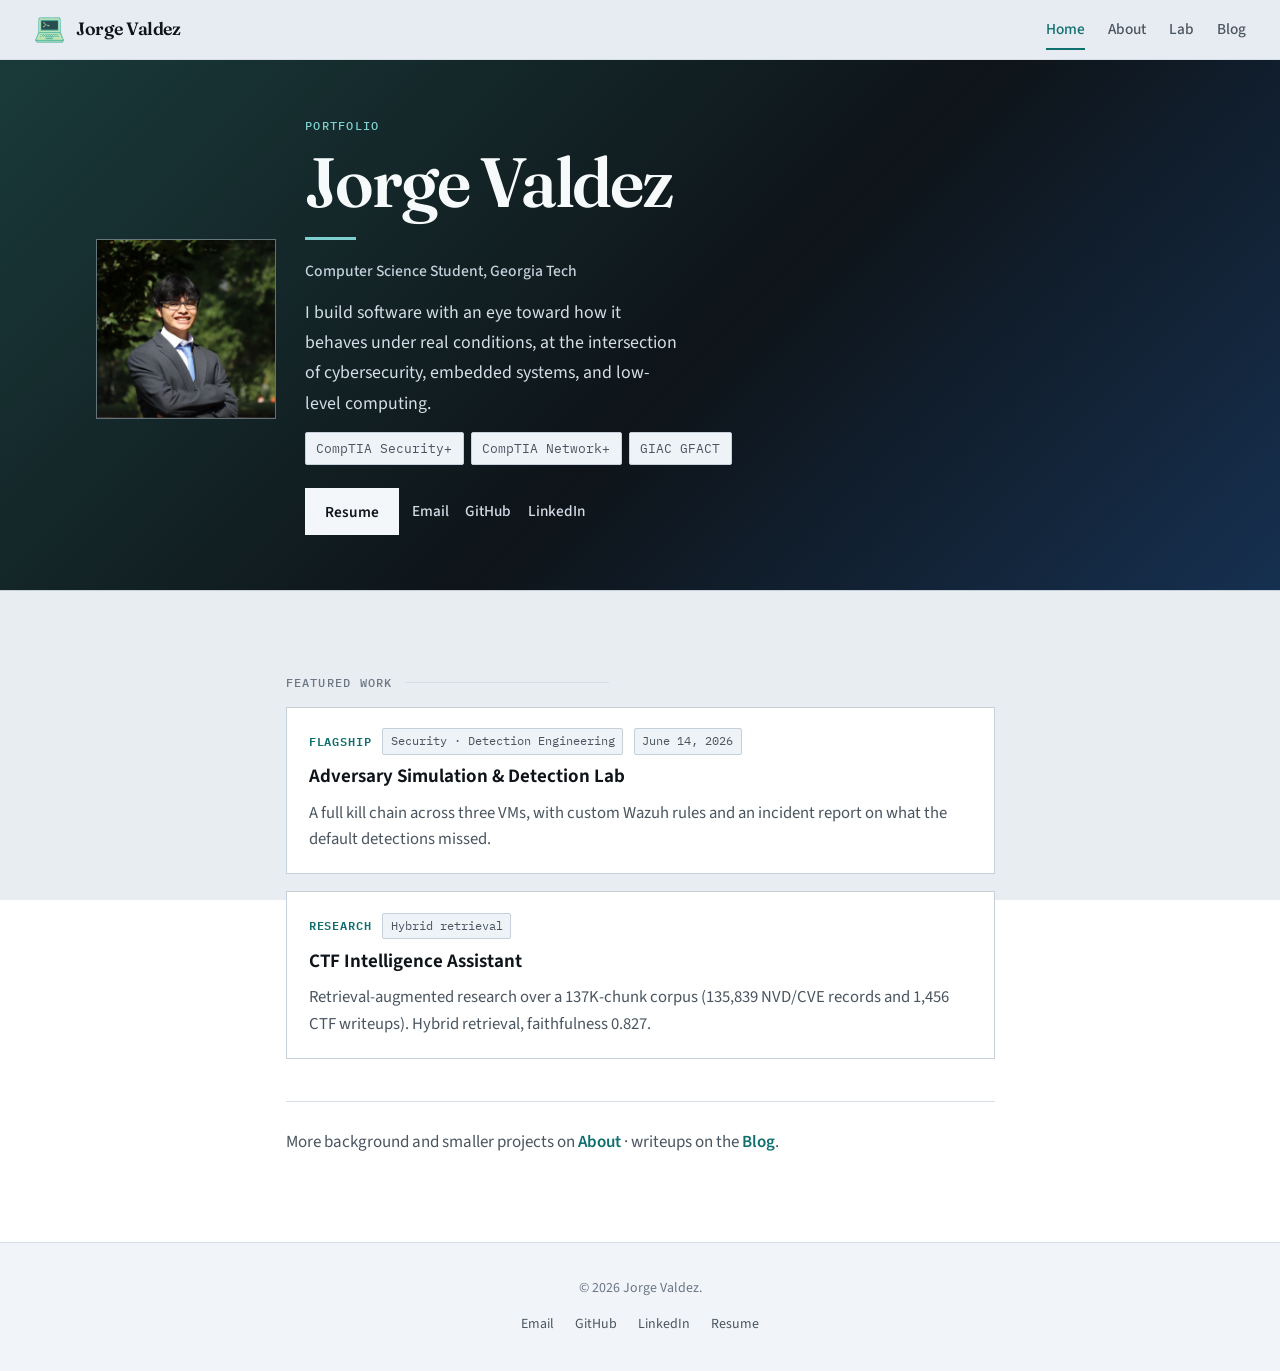
<file: index.html>
<!doctype html>
<html lang="en">
<head>
<meta charset="UTF-8" />
<meta name="viewport" content="width=device-width, initial-scale=1.0" />
<title>Jorge Valdez</title>
<meta name="description" content="Jorge Valdez is a Georgia Tech computer science student focused on cybersecurity, embedded systems, and software engineering." />
<link rel="preconnect" href="https://fonts.googleapis.com" />
<link rel="preconnect" href="https://fonts.gstatic.com" crossorigin />
<link href="https://fonts.googleapis.com/css2?family=Fraunces:opsz,wght@9..144,500;9..144,600;9..144,700&family=IBM+Plex+Mono:wght@400;500;600&family=Source+Sans+3:wght@400;500;600;700&display=swap" rel="stylesheet" />
<link rel="stylesheet" href="styles.css" />
</head>
<body>

<nav class="navbar">
  <a class="navbar-logo" href="index.html" aria-label="Home">
    <img src="logo.png" alt="" />
    <span class="navbar-wordmark">Jorge Valdez</span>
  </a>
  <ul class="navbar-links">
    <li><a href="index.html">Home</a></li>
    <li><a href="about.html">About</a></li>
    <li><a href="projects/security-lab/index.html">Lab</a></li>
    <li><a href="blog/index.html">Blog</a></li>
  </ul>
</nav>

<header class="home-hero">
  <div class="home-hero-inner headline headline-with-portrait">
    <figure class="about-portrait reveal-on-load">
      <img src="portrait.jpg" alt="Portrait of Jorge Valdez" width="800" height="800" />
    </figure>
    <div class="home-hero-copy">
      <p class="eyebrow reveal-on-load delay-1">Portfolio</p>
      <h1 class="post-title reveal-on-load delay-1">Jorge Valdez</h1>
      <span class="signal-bar" aria-hidden="true"></span>
      <p class="post-author reveal-on-load delay-2">Computer Science Student, Georgia Tech</p>
      <p class="headline-text reveal-on-load delay-2">
        I build software with an eye toward how it behaves under real conditions,
        at the intersection of cybersecurity, embedded systems, and low-level computing.
      </p>
      <div class="chip-row reveal-on-load delay-2" aria-label="Certifications">
        <span class="chip">CompTIA Security+</span>
        <span class="chip">CompTIA Network+</span>
        <span class="chip">GIAC GFACT</span>
      </div>
      <div class="hero-actions reveal-on-load delay-3">
        <a class="btn-primary" href="resume.png" download>Resume</a>
        <a class="text-link" href="mailto:valdezjorge841@gmail.com">Email</a>
        <a class="text-link" href="https://github.com/jorgevaldezzz" target="_blank" rel="noreferrer">GitHub</a>
        <a class="text-link" href="https://www.linkedin.com/in/jorge-valdez-a23744276/" target="_blank" rel="noreferrer">LinkedIn</a>
      </div>
    </div>
  </div>
</header>

<main class="home-main">
  <p class="section-label">Featured work</p>

  <a class="post-list-item is-featured" href="projects/security-lab/index.html">
    <div class="post-list-meta-row">
      <span class="post-list-pin">Flagship</span>
      <span class="post-list-tag">Security · Detection Engineering</span>
      <span class="post-list-tag">June 14, 2026</span>
    </div>
    <div class="post-list-title">Adversary Simulation &amp; Detection Lab</div>
    <p class="post-list-snippet">
      A full kill chain across three VMs, with custom Wazuh rules and an incident
      report on what the default detections missed.
    </p>
  </a>

  <a
    class="post-list-item is-featured"
    href="https://github.com/jorgevaldezzz/RAG-Bot-Research-Tool"
    target="_blank"
    rel="noreferrer"
  >
    <div class="post-list-meta-row">
      <span class="post-list-pin">Research</span>
      <span class="post-list-tag">Hybrid retrieval</span>
    </div>
    <div class="post-list-title">CTF Intelligence Assistant</div>
    <p class="post-list-snippet">
      Retrieval-augmented research over a 137K-chunk corpus (135,839 NVD/CVE
      records and 1,456 CTF writeups). Hybrid retrieval, faithfulness 0.827.
    </p>
  </a>

  <p class="home-more">
    More background and smaller projects on
    <a href="about.html">About</a>
    · writeups on the
    <a href="blog/index.html">Blog</a>.
  </p>
</main>

<footer class="site-footer">
  <p>&copy; 2026 Jorge Valdez.</p>
  <ul class="footer-links">
    <li><a href="mailto:valdezjorge841@gmail.com">Email</a></li>
    <li><a href="https://github.com/jorgevaldezzz" target="_blank" rel="noreferrer">GitHub</a></li>
    <li><a href="https://www.linkedin.com/in/jorge-valdez-a23744276/" target="_blank" rel="noreferrer">LinkedIn</a></li>
    <li><a href="resume.png" download>Resume</a></li>
  </ul>
</footer>

<script src="scripts.js"></script>
</body>
</html>
</file>
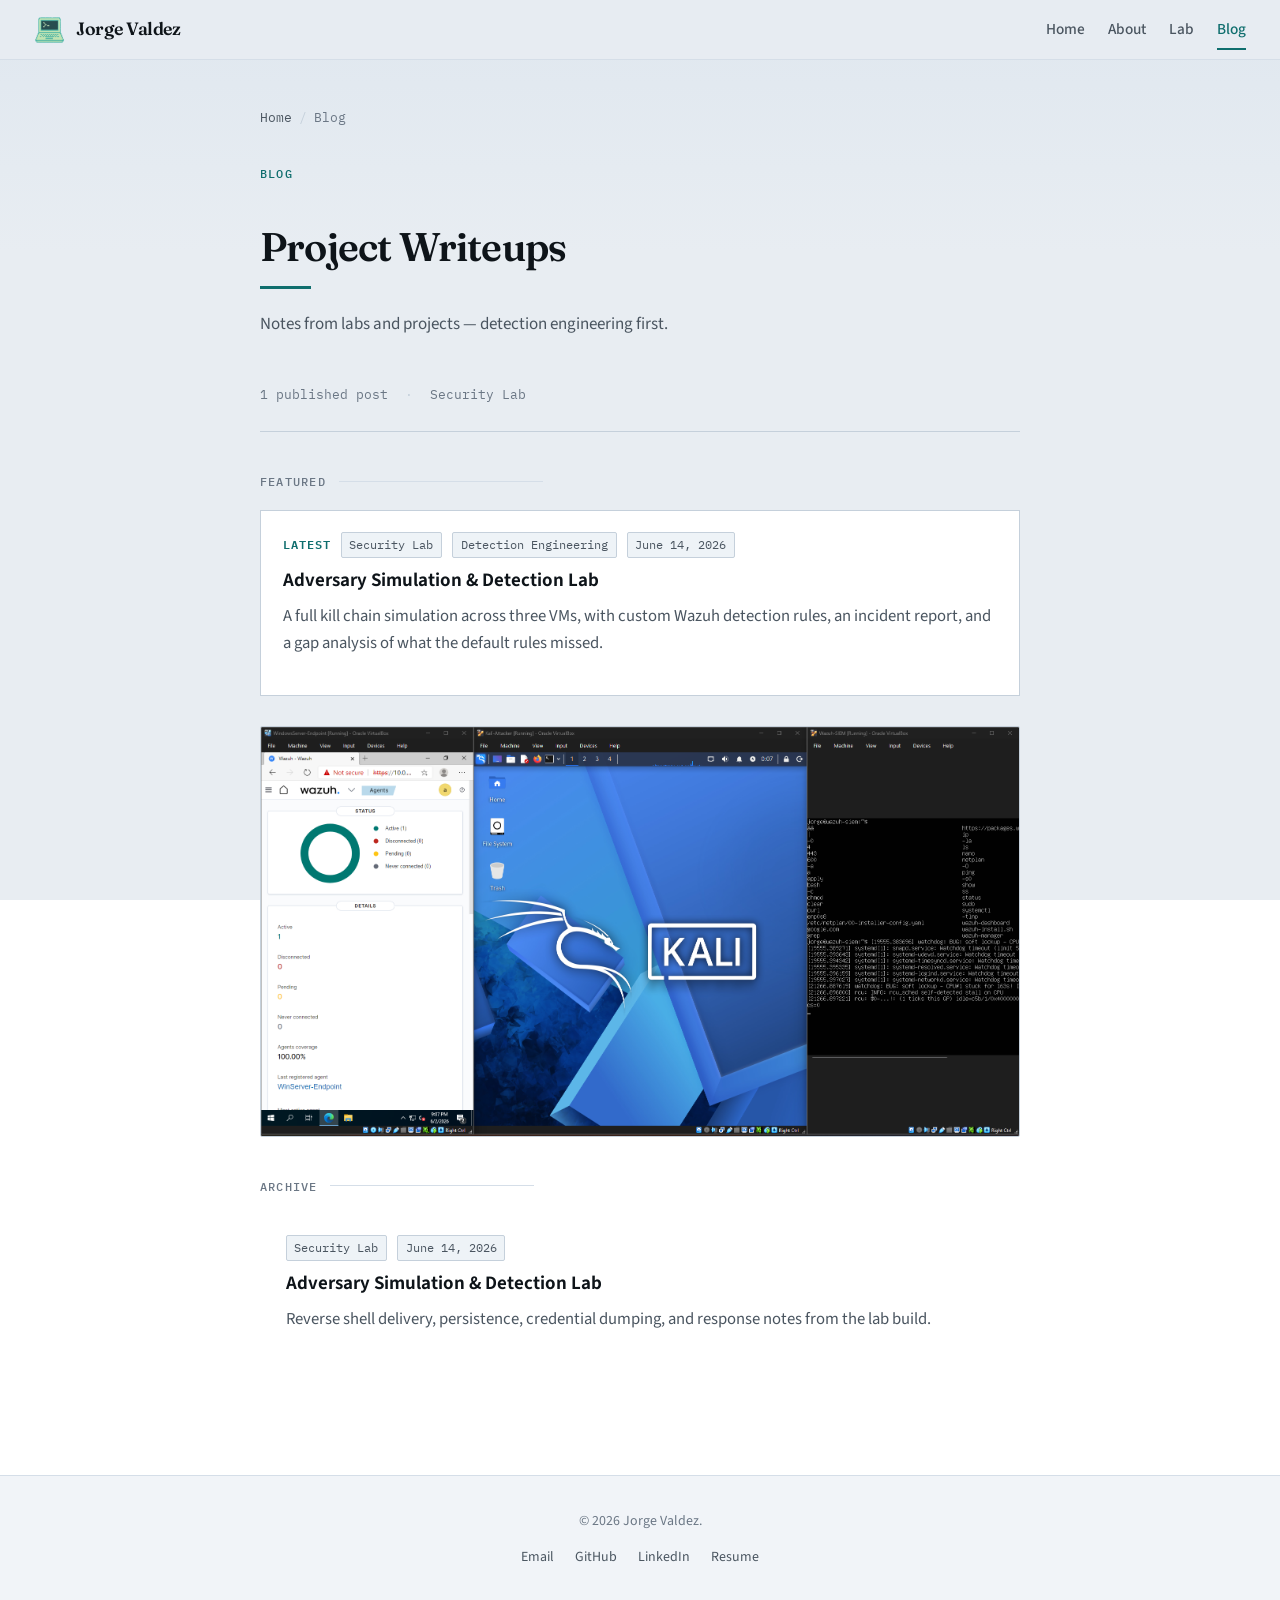
<file: blog/index.html>
<!doctype html>
<html lang="en">
<head>
<meta charset="UTF-8" />
<meta name="viewport" content="width=device-width, initial-scale=1.0" />
<title>Blog · Jorge Valdez</title>
<meta name="description" content="Blog index for Jorge Valdez's project writeups and security lab notes." />
<link rel="preconnect" href="https://fonts.googleapis.com" />
<link rel="preconnect" href="https://fonts.gstatic.com" crossorigin />
<link href="https://fonts.googleapis.com/css2?family=Fraunces:opsz,wght@9..144,500;9..144,600;9..144,700&family=IBM+Plex+Mono:wght@400;500;600&family=Source+Sans+3:wght@400;500;600;700&display=swap" rel="stylesheet" />
<link rel="stylesheet" href="../styles.css" />
</head>
<body>

<nav class="navbar">
  <a class="navbar-logo" href="../index.html" aria-label="Home">
    <img src="../logo.png" alt="" />
    <span class="navbar-wordmark">Jorge Valdez</span>
  </a>
  <ul class="navbar-links">
    <li><a href="../index.html">Home</a></li>
    <li><a href="../about.html">About</a></li>
    <li><a href="../projects/security-lab/index.html">Lab</a></li>
    <li><a href="index.html">Blog</a></li>
  </ul>
</nav>

<div class="page-wrapper" id="top">
  <main class="content" style="width: 100%; max-width: var(--content-w); margin: 0 auto;">
    <div class="page-head">
      <div class="breadcrumb" aria-label="Breadcrumb">
        <a href="../index.html">Home</a>
        <span class="breadcrumb-sep">/</span>
        <span>Blog</span>
      </div>

      <div class="headline">
        <div class="headline-copy">
          <p class="eyebrow">Blog</p>
          <h1 class="post-title reveal-on-load">Project Writeups</h1>
          <span class="signal-bar" aria-hidden="true"></span>
          <p class="headline-text">
            Notes from labs and projects — detection engineering first.
          </p>
        </div>
      </div>
    </div>

    <div class="post-meta">
      <span>1 published post</span>
      <span class="post-meta-sep">·</span>
      <span>Security Lab</span>
    </div>

    <hr class="post-divider" />

    <p class="section-label">Featured</p>
    <a class="post-list-item is-featured" href="../projects/security-lab/index.html">
      <div class="post-list-meta-row">
        <span class="post-list-pin">Latest</span>
        <span class="post-list-tag">Security Lab</span>
        <span class="post-list-tag">Detection Engineering</span>
        <span class="post-list-tag">June 14, 2026</span>
      </div>
      <div class="post-list-title">Adversary Simulation &amp; Detection Lab</div>
      <p class="post-list-snippet">
        A full kill chain simulation across three VMs, with custom Wazuh
        detection rules, an incident report, and a gap analysis of what the
        default rules missed.
      </p>
    </a>

    <figure>
      <img src="../projects/security-lab/assets/images/banner-home.png" alt="Security lab banner preview" />
    </figure>

    <p class="section-label">Archive</p>
    <ul class="post-list">
      <li>
        <a class="post-list-item" href="../projects/security-lab/index.html">
          <div class="post-list-meta-row">
            <span class="post-list-tag">Security Lab</span>
            <span class="post-list-tag">June 14, 2026</span>
          </div>
          <div class="post-list-title">Adversary Simulation &amp; Detection Lab</div>
          <p class="post-list-snippet">
            Reverse shell delivery, persistence, credential dumping, and
            response notes from the lab build.
          </p>
        </a>
      </li>
    </ul>
  </main>
</div>

<footer class="site-footer">
  <p>&copy; 2026 Jorge Valdez.</p>
  <ul class="footer-links">
    <li><a href="mailto:valdezjorge841@gmail.com">Email</a></li>
    <li><a href="https://github.com/jorgevaldezzz" target="_blank" rel="noreferrer">GitHub</a></li>
    <li><a href="https://www.linkedin.com/in/jorge-valdez-a23744276/" target="_blank" rel="noreferrer">LinkedIn</a></li>
    <li><a href="../resume.png" download>Resume</a></li>
  </ul>
</footer>

<script src="../scripts.js"></script>
</body>
</html>
</file>
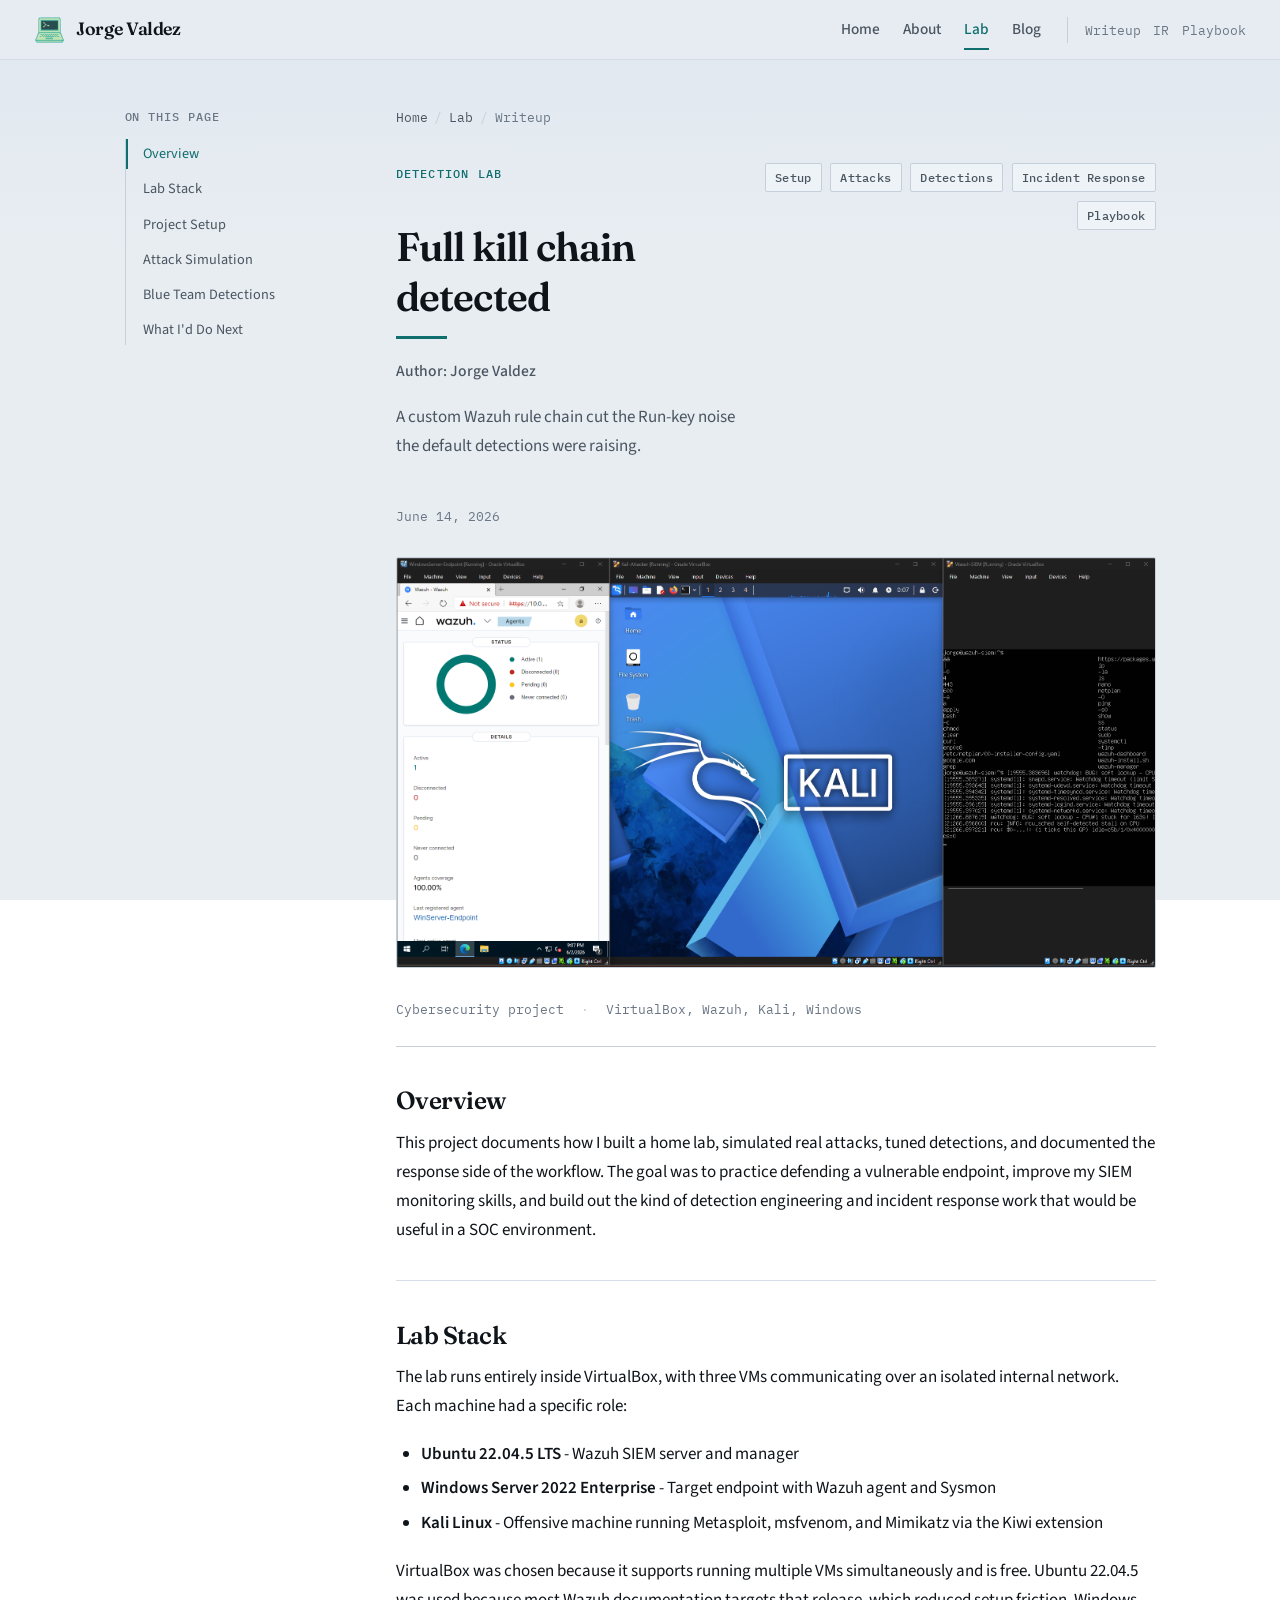
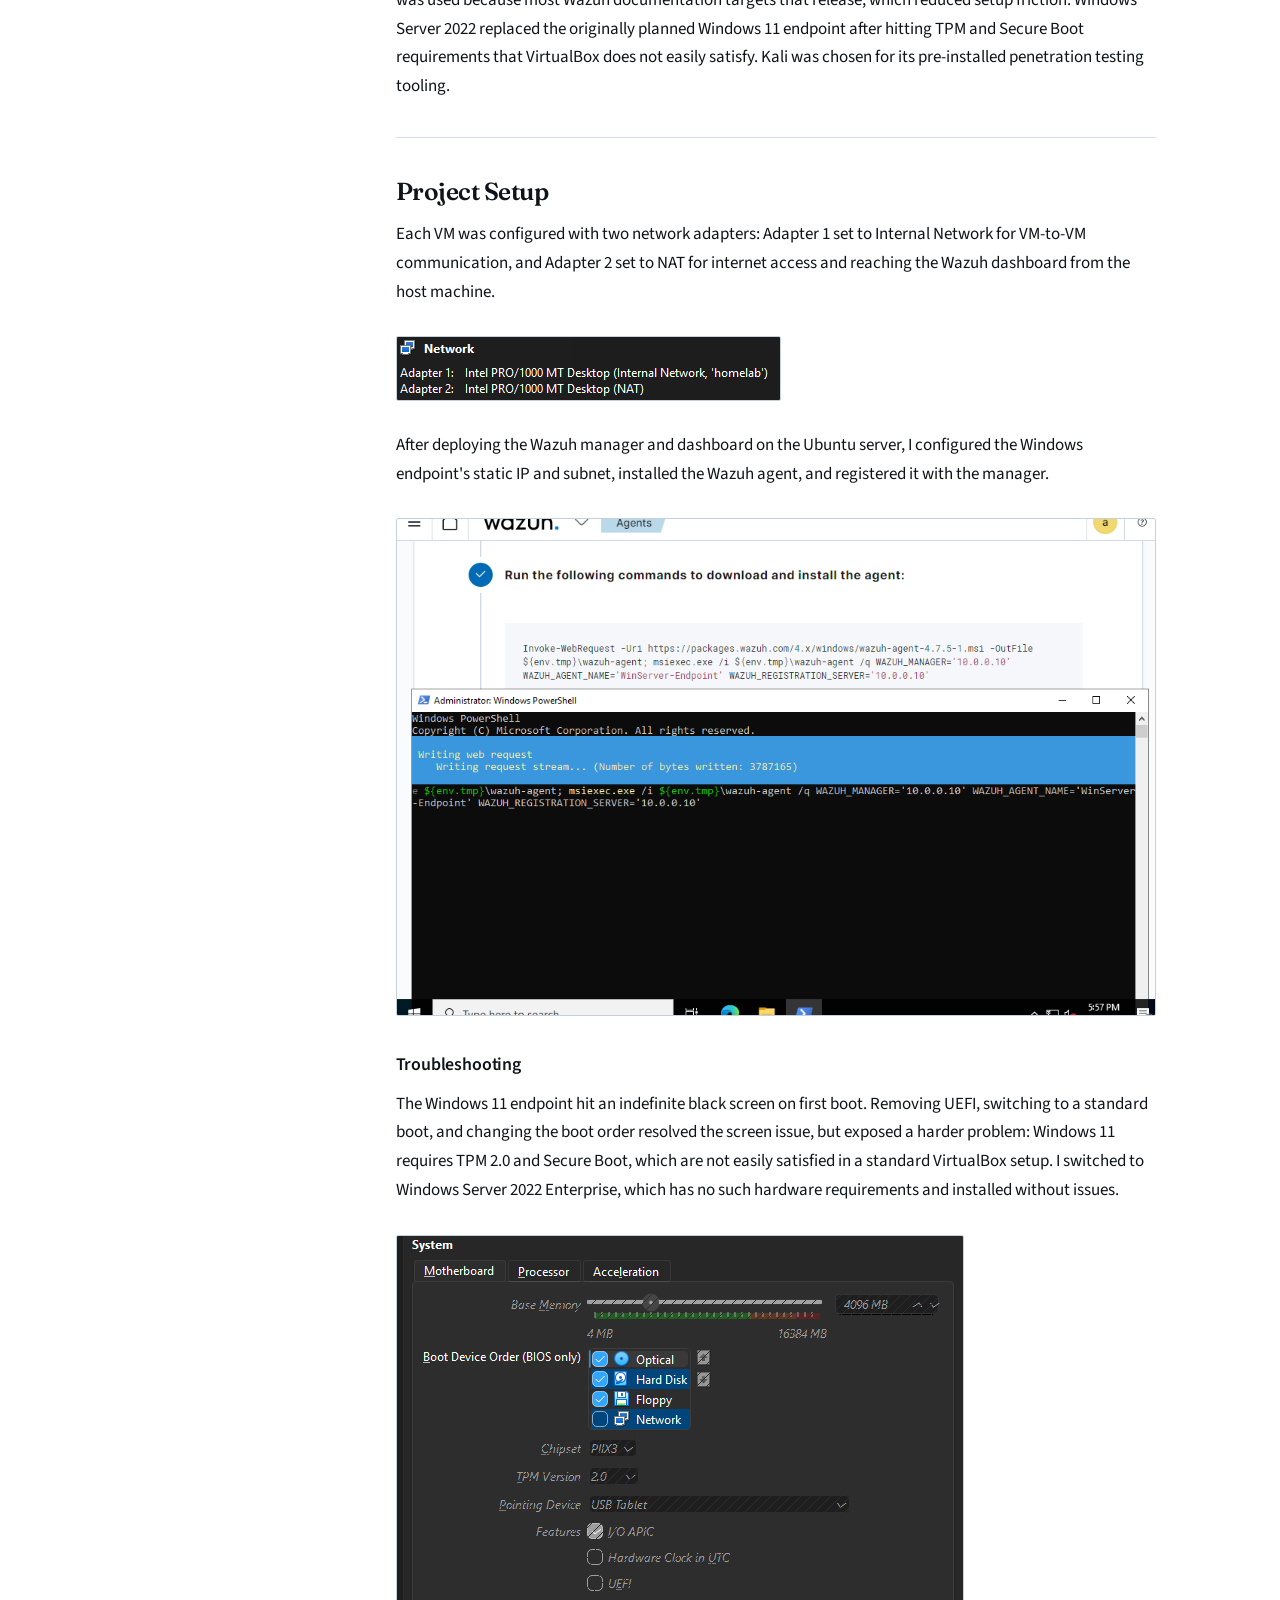
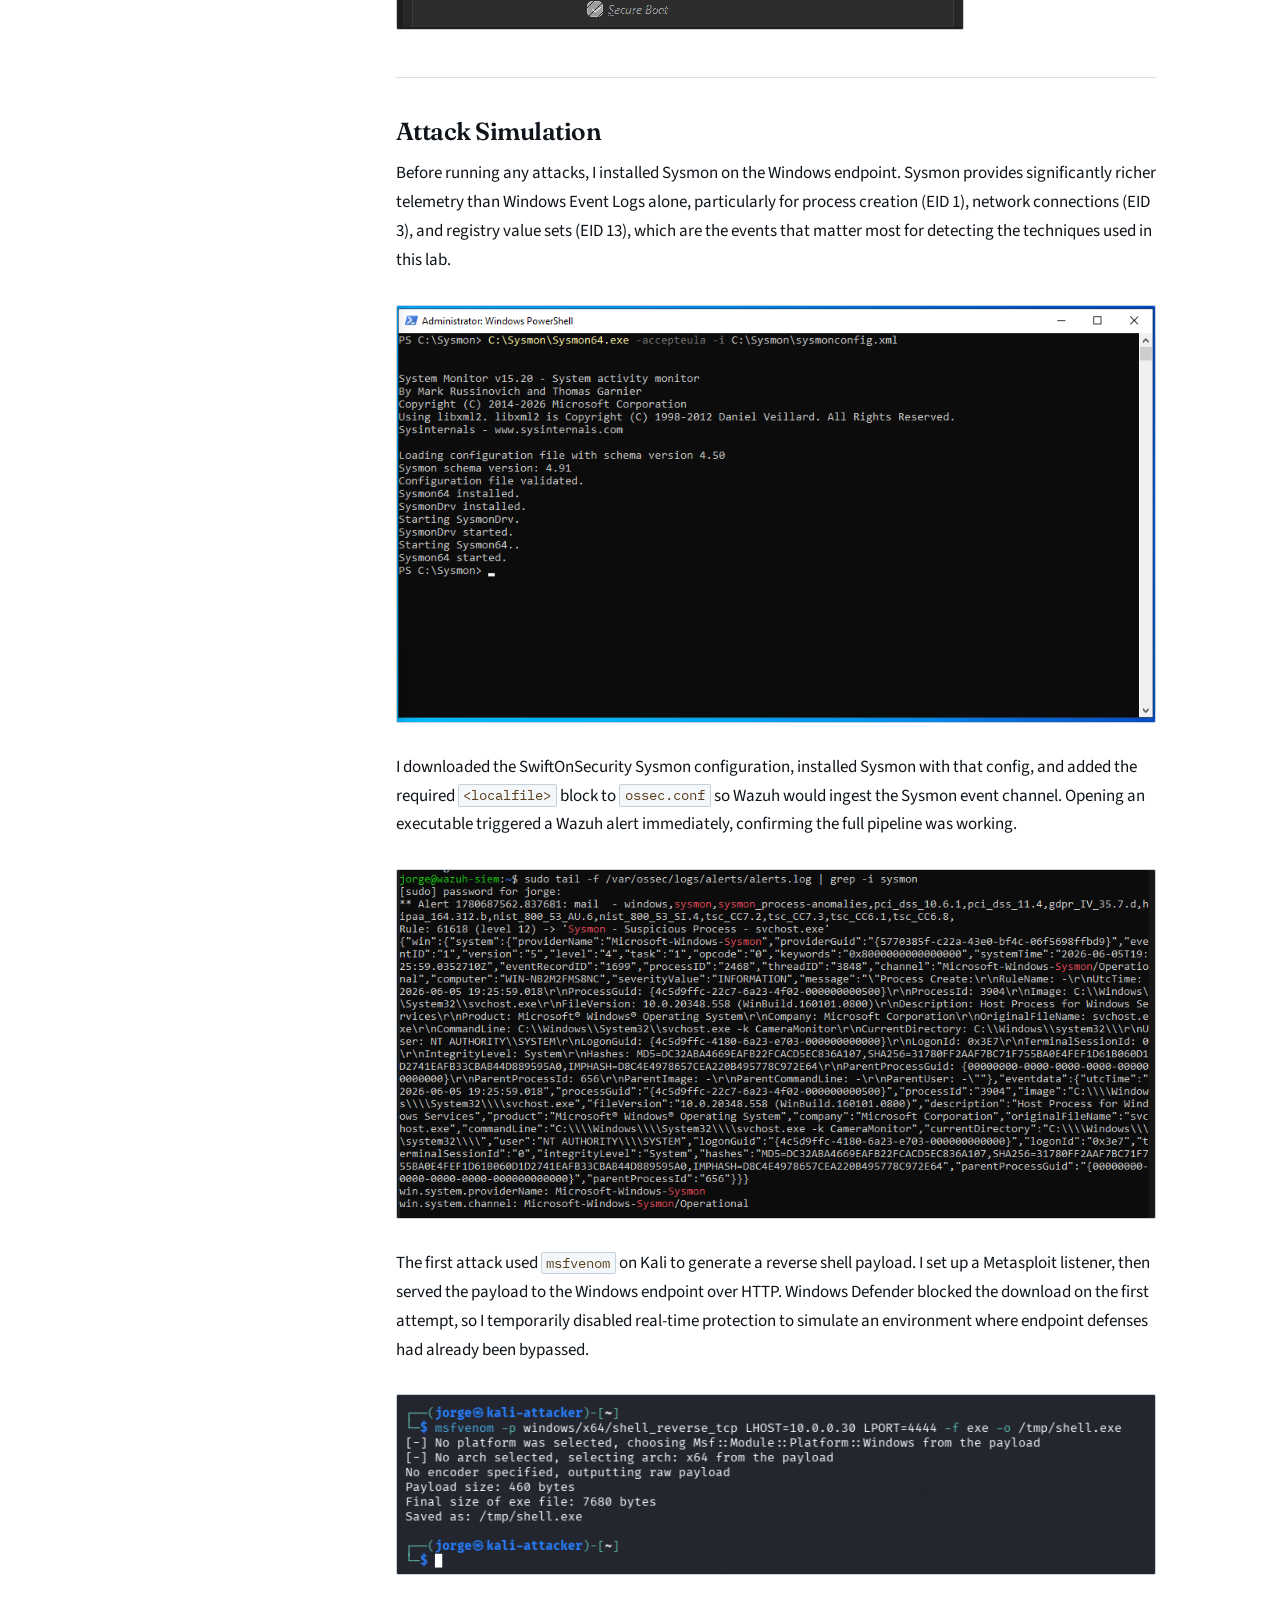
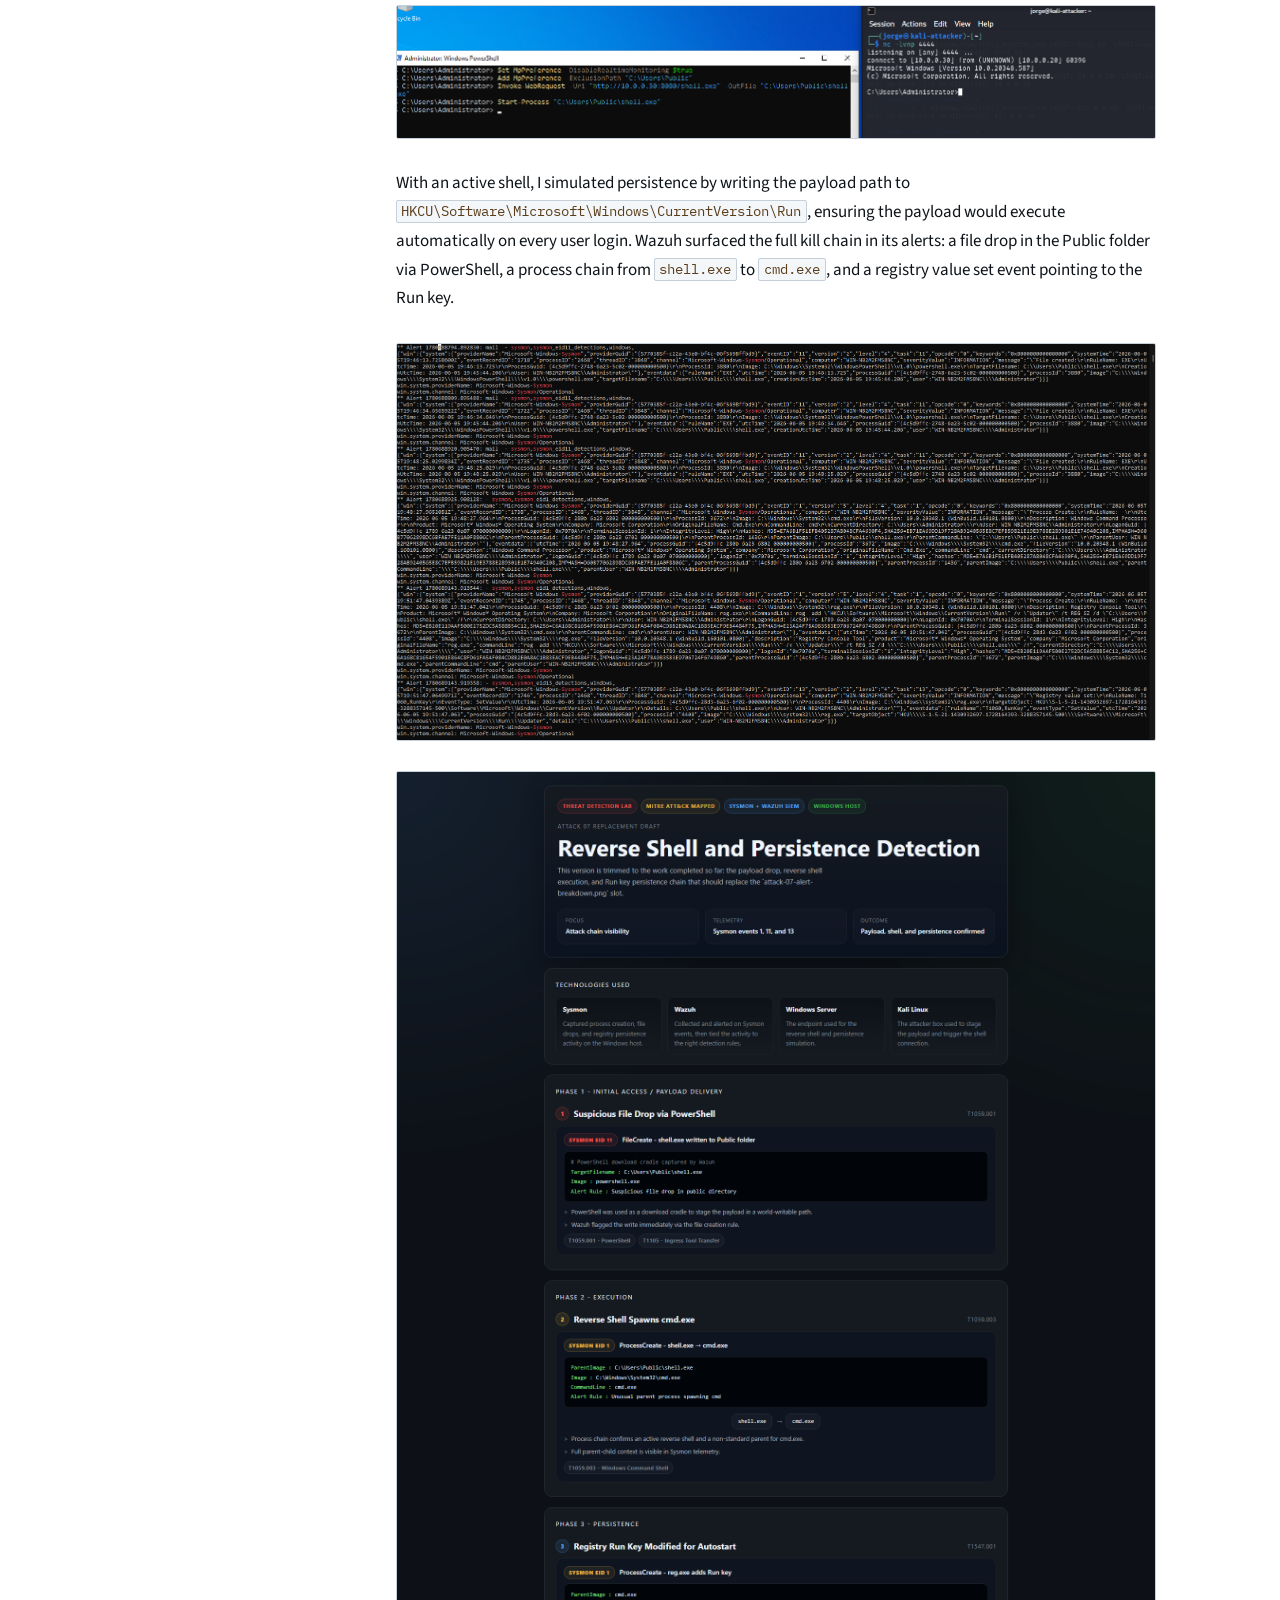
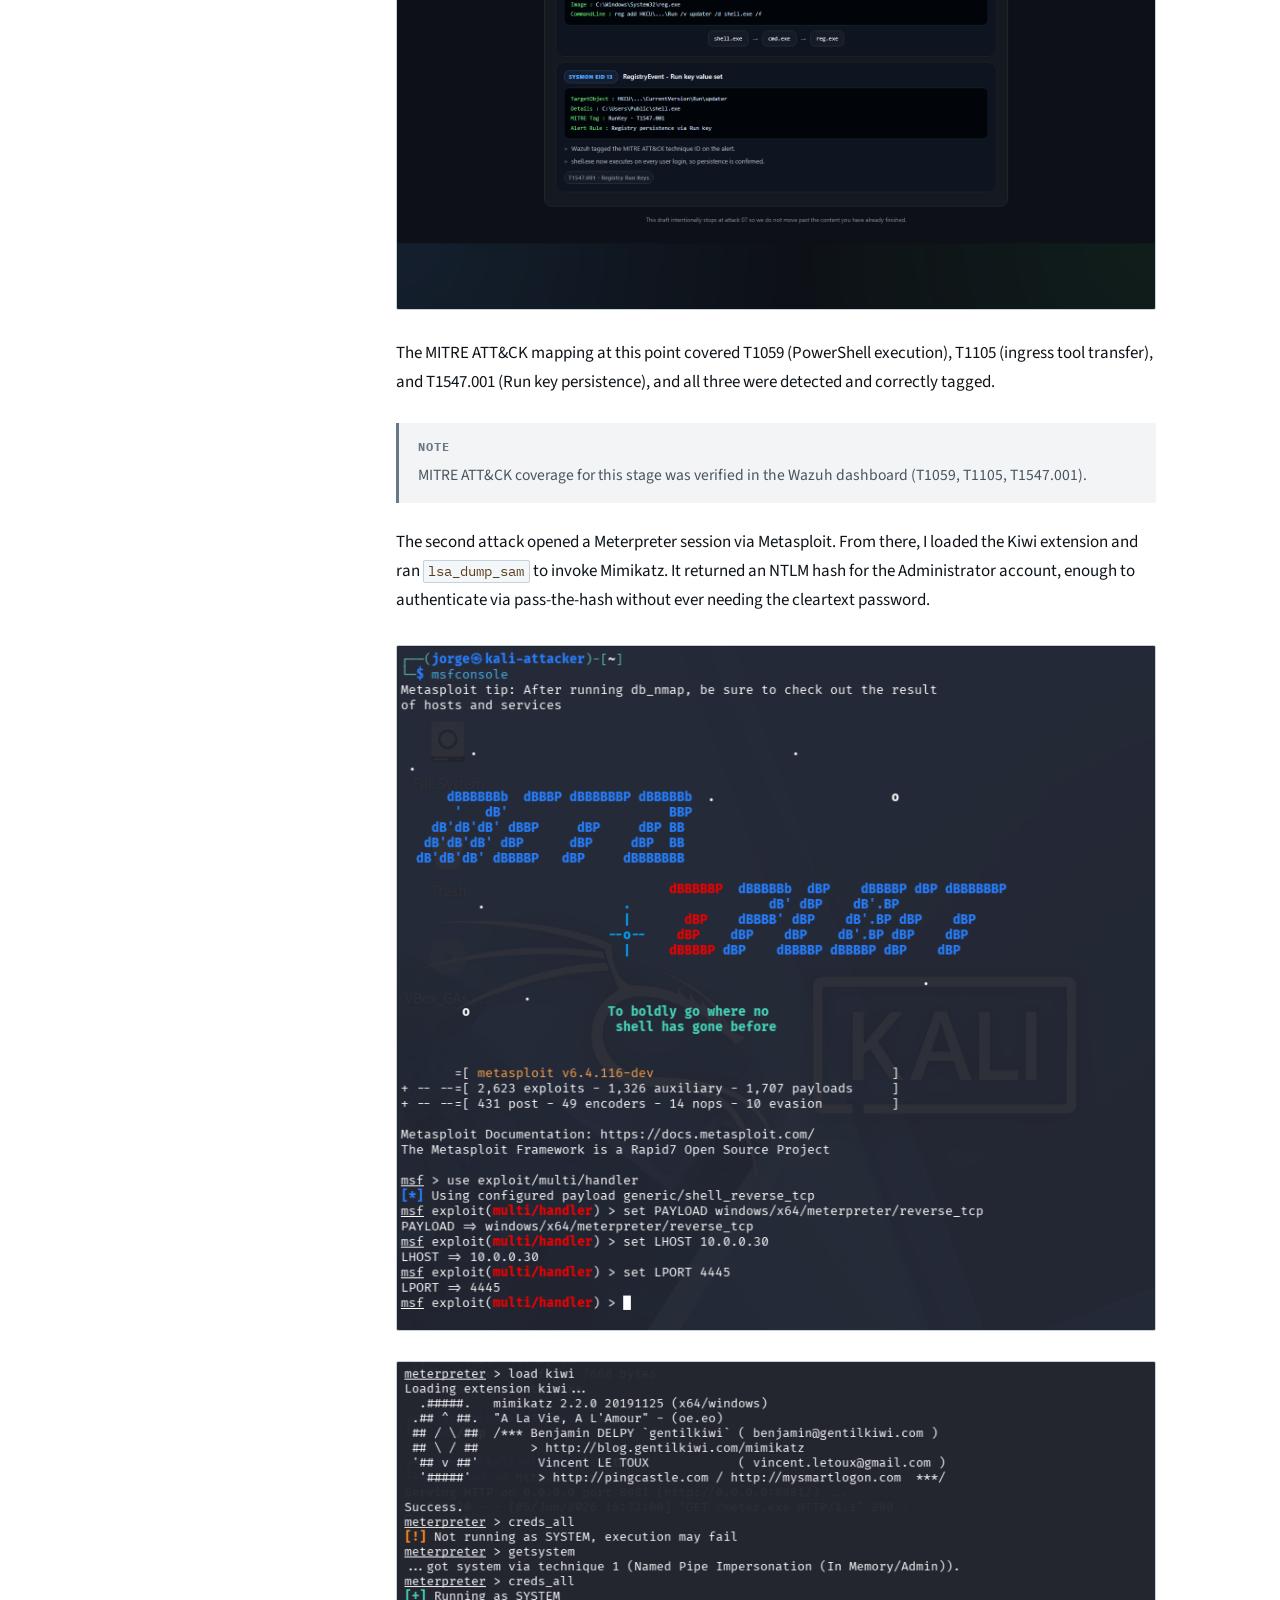
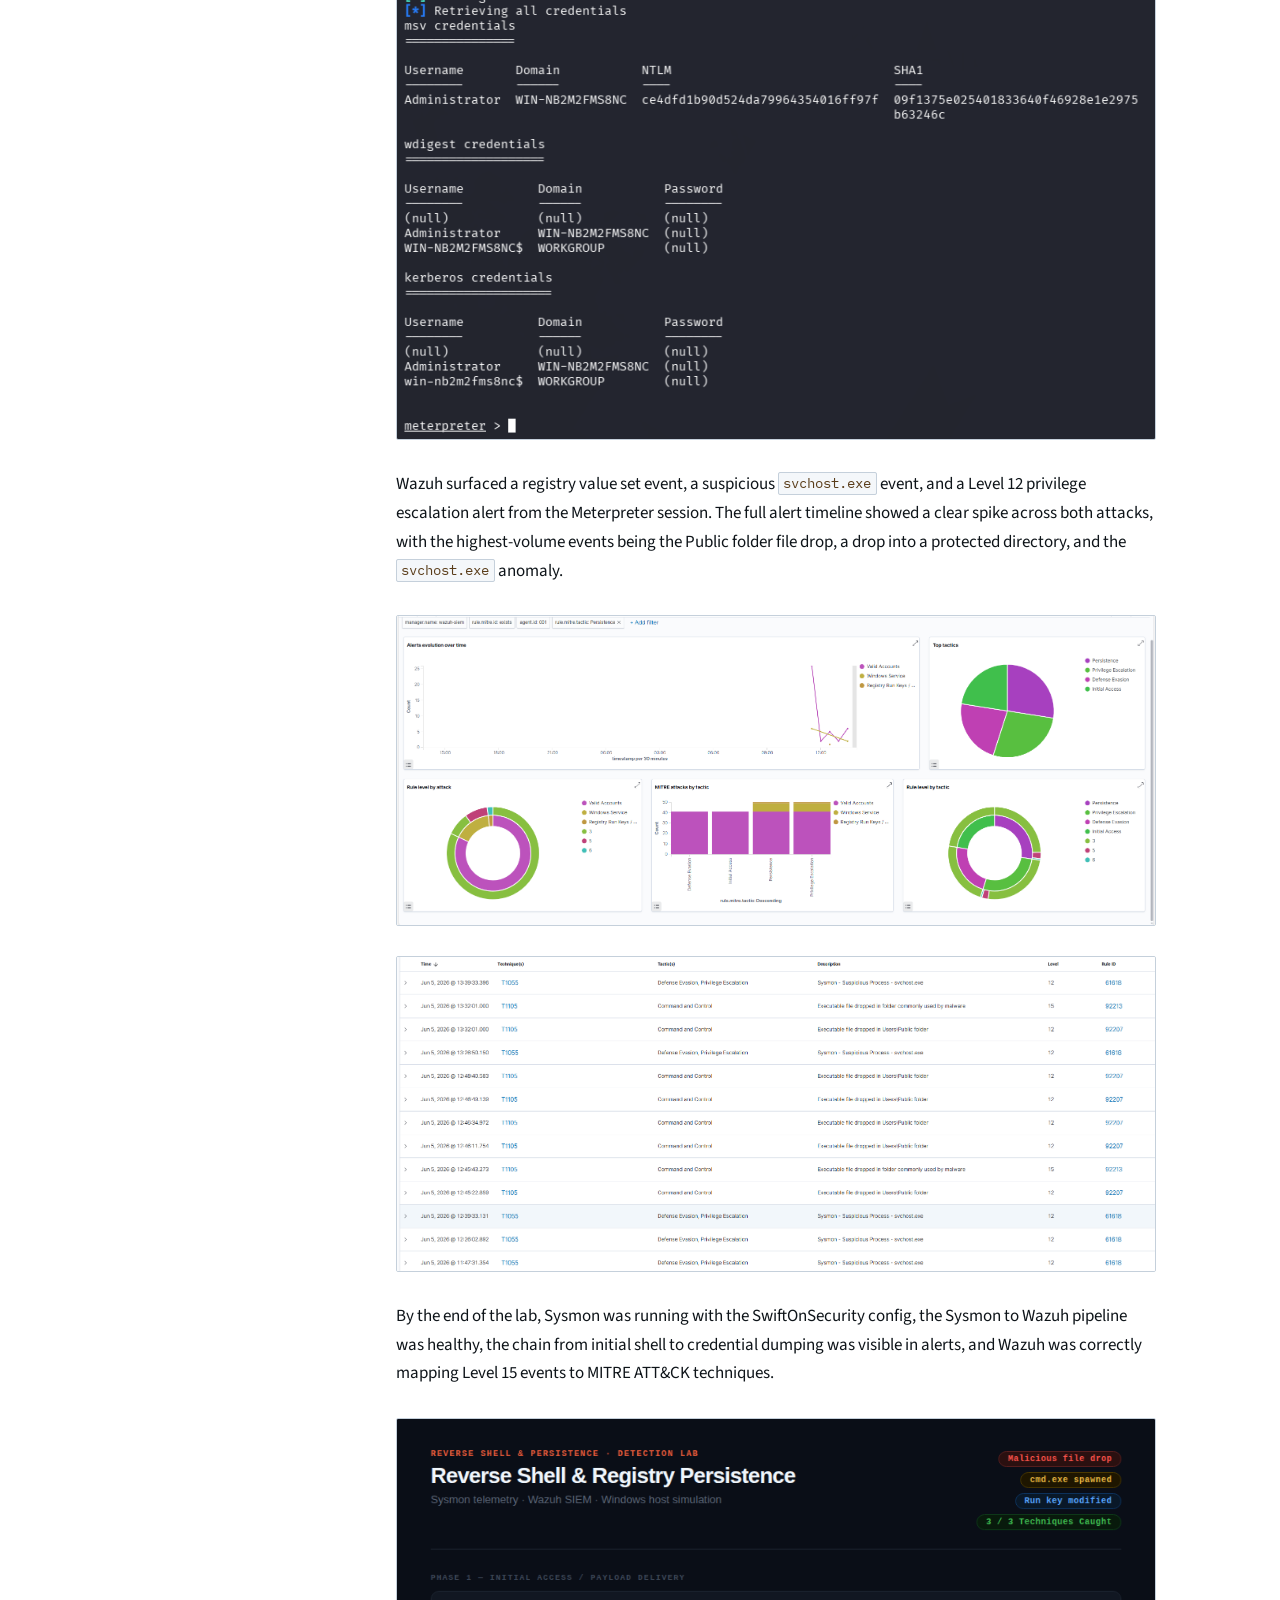
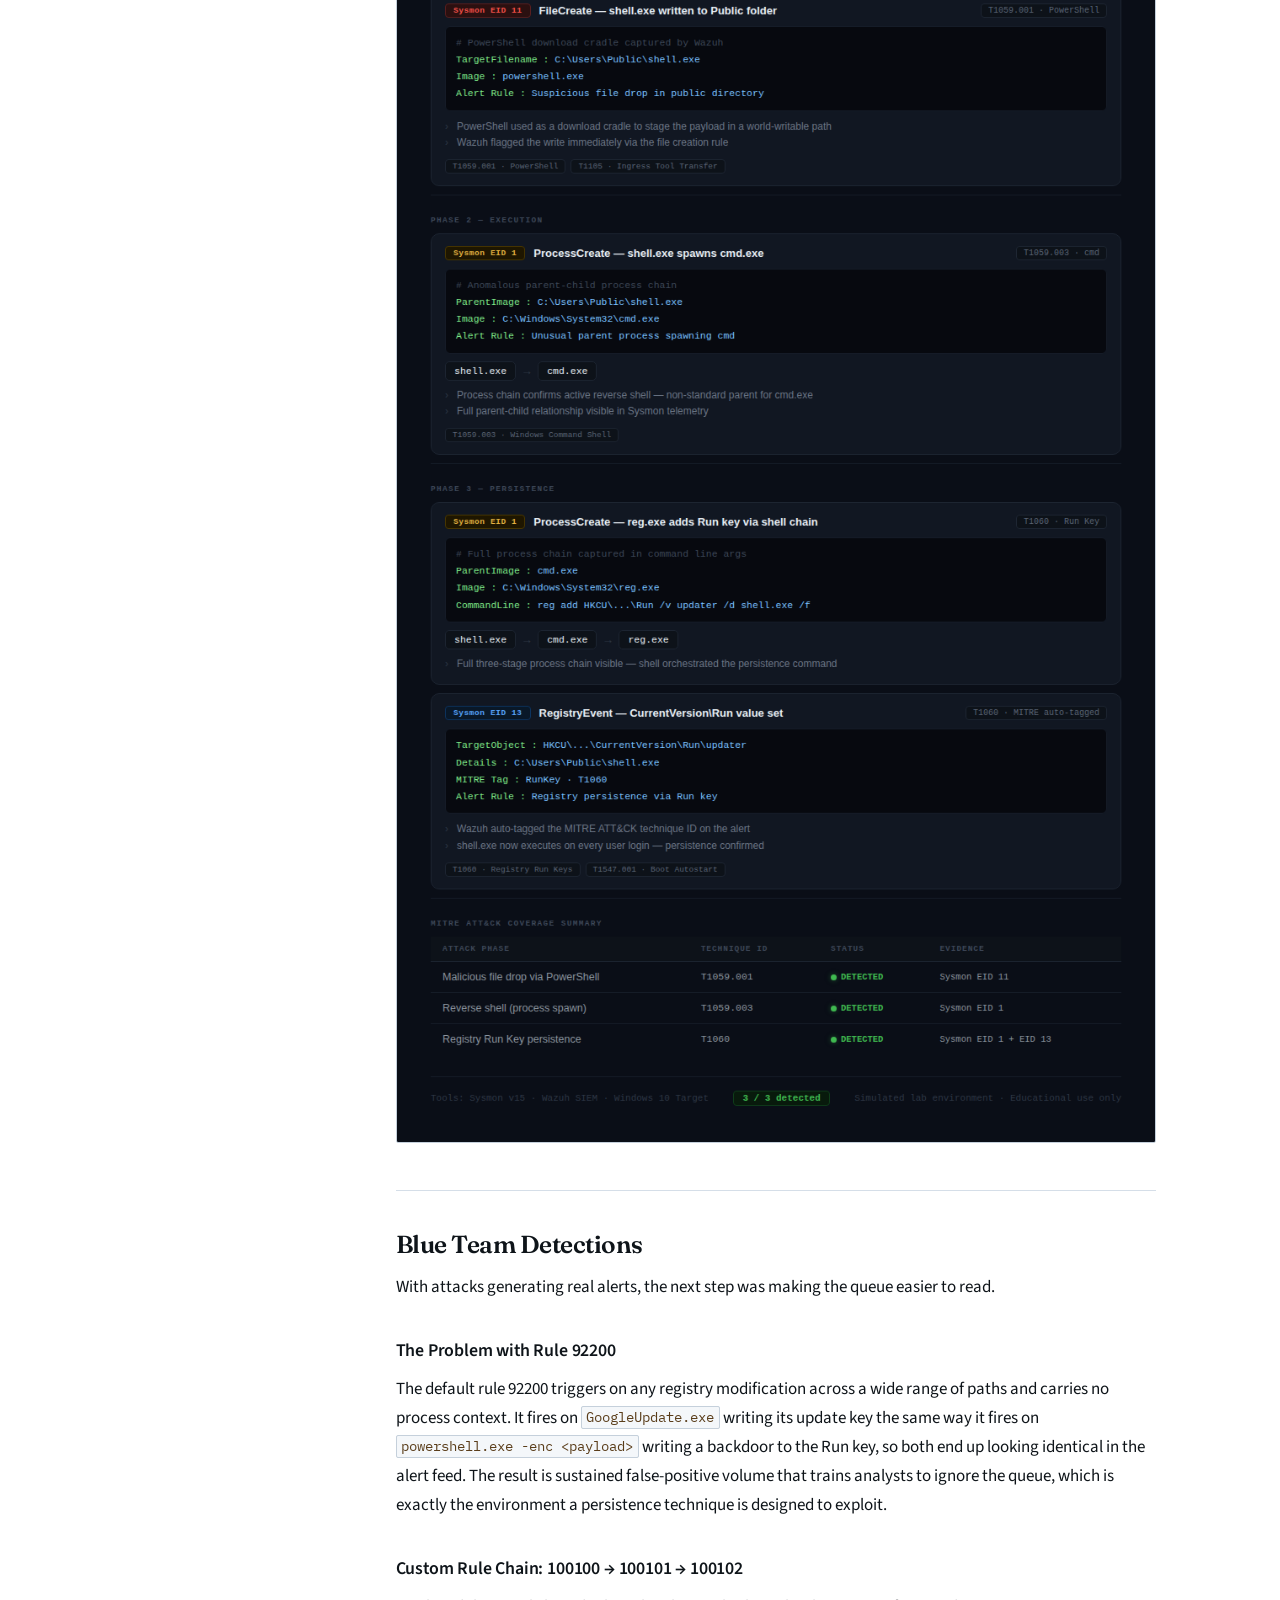
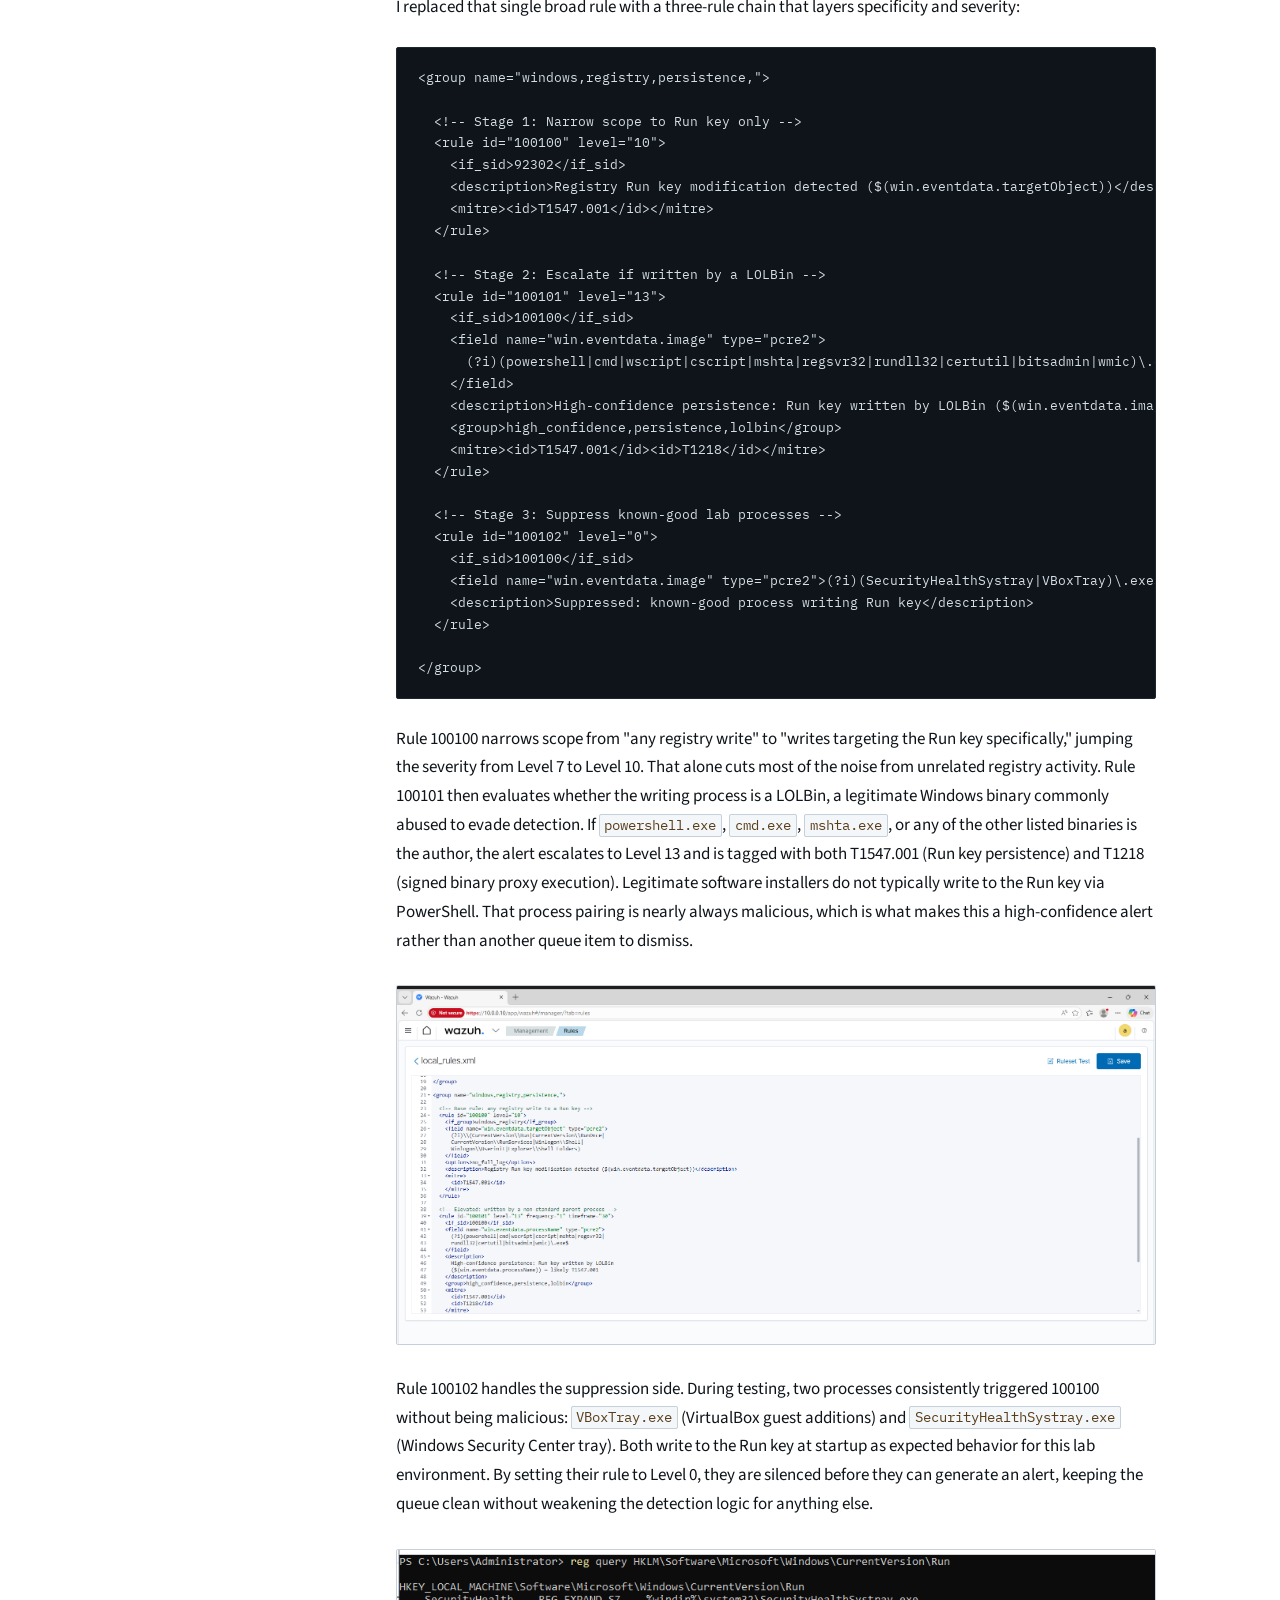
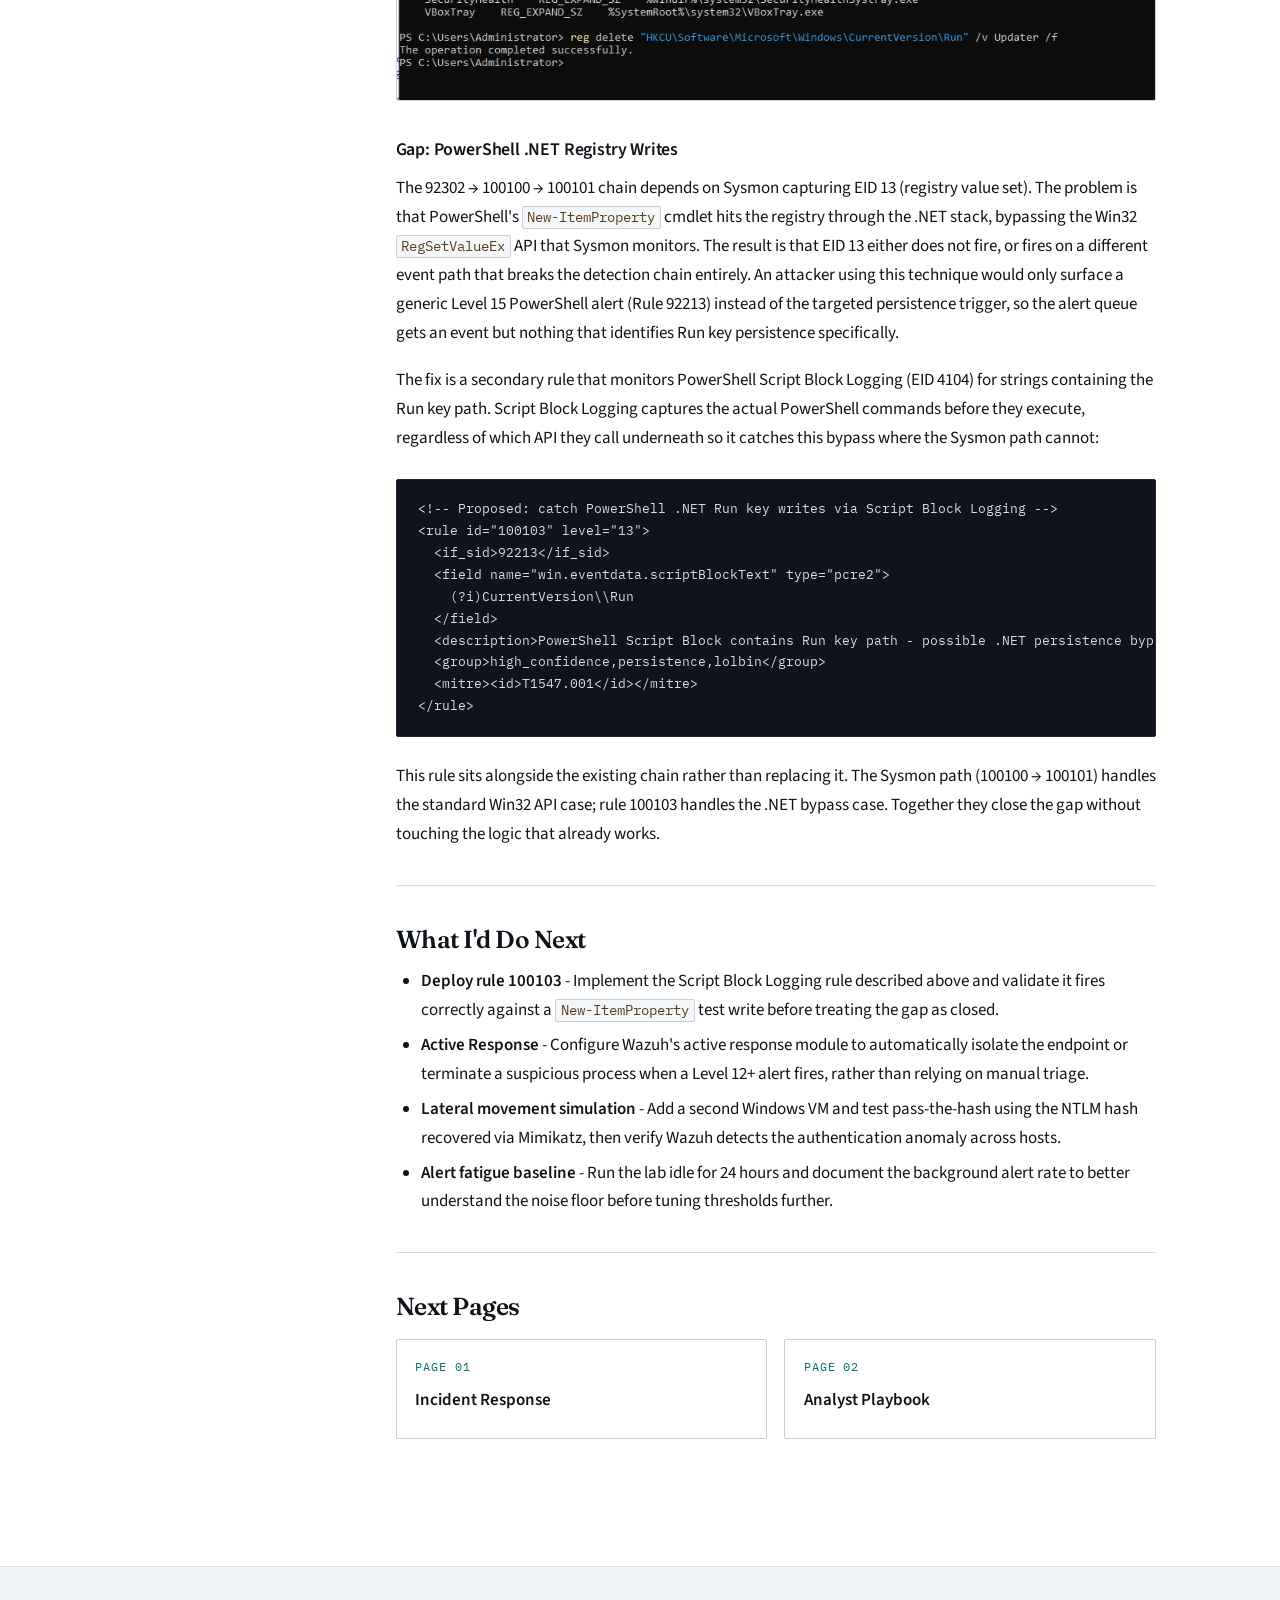
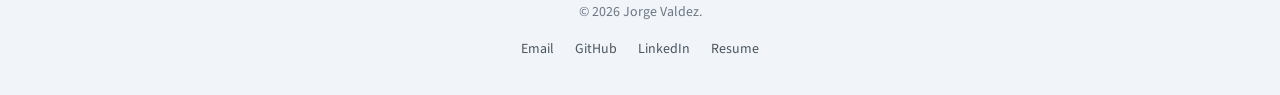
<file: projects/security-lab/index.html>
<!doctype html>
<html lang="en">

<head>
    <meta charset="UTF-8" />
    <meta name="viewport" content="width=device-width, initial-scale=1.0" />
    <title>Full kill chain detected</title>
    <meta name="description" content="A cybersecurity lab writeup covering setup, attacks, detections, incident response, and an analyst playbook." />
<link rel="preconnect" href="https://fonts.googleapis.com" />
    <link rel="preconnect" href="https://fonts.gstatic.com" crossorigin />
    <link href="https://fonts.googleapis.com/css2?family=Fraunces:opsz,wght@9..144,500;9..144,600;9..144,700&family=IBM+Plex+Mono:wght@400;500;600&family=Source+Sans+3:wght@400;500;600;700&display=swap" rel="stylesheet" />
    <link rel="stylesheet" href="../../styles.css" />
    <link rel="stylesheet" href="styles.css" />
</head>

<body>
    <nav class="navbar">
        <a class="navbar-logo" href="../../index.html" aria-label="Home">
            <img src="../../logo.png" alt="" />
            <span class="navbar-wordmark">Jorge Valdez</span>
        </a>
        <div class="navbar-end">
            <ul class="navbar-links">
                <li><a href="../../index.html">Home</a></li>
                <li><a href="../../about.html">About</a></li>
                <li><a href="index.html">Lab</a></li>
                <li><a href="../../blog/index.html">Blog</a></li>
            </ul>
            <ul class="navbar-lab-links">
                <li><a href="index.html">Writeup</a></li>
                <li><a href="incident-response.html">IR</a></li>
                <li><a href="analyst-playbook.html">Playbook</a></li>
            </ul>
        </div>
    </nav>

    <div class="page-wrapper" id="top">
        <aside class="sidebar">
            <div class="sidebar-sticky">
                <div class="sidebar-label">On This Page</div>
                <ul class="toc">
                    <li><a href="#overview">Overview</a></li>
                    <li><a href="#stack">Lab Stack</a></li>
                    <li><a href="#setup">Project Setup</a></li>
                    <li><a href="#attacks">Attack Simulation</a></li>
                    <li><a href="#detections">Blue Team Detections</a></li>
                    <li><a href="#future">What I'd Do Next</a></li>
                </ul>
            </div>
        </aside>

        <main class="content">
            <div class="page-head">
                <div class="breadcrumb" aria-label="Breadcrumb">
                    <a href="../../index.html">Home</a>
                    <span class="breadcrumb-sep">/</span>
                    <a href="index.html">Lab</a>
                    <span class="breadcrumb-sep">/</span>
                    <span>Writeup</span>
                </div>

                <div class="headline">
                    <div class="headline-copy">
                        <p class="eyebrow">Detection lab</p>
                        <h1 class="post-title">Full kill chain detected</h1>
                        <span class="signal-bar" aria-hidden="true"></span>
                        <p class="post-author">Author: Jorge Valdez</p>
                        <p class="headline-text">
                            A custom Wazuh rule chain cut the Run-key noise the default detections were raising.
                        </p>
                    </div>
                    <div class="headline-links">
                        <a class="post-tag" href="#setup">Setup</a>
                        <a class="post-tag" href="#attacks">Attacks</a>
                        <a class="post-tag" href="#detections">Detections</a>
                        <a class="post-tag" href="incident-response.html">Incident Response</a>
                        <a class="post-tag" href="analyst-playbook.html">Playbook</a>
                    </div>
                </div>
            </div>

            
            <details class="toc-mobile">
                <summary>On this page</summary>
                <ul class="toc">
                    <li><a href="#overview">Overview</a></li>
                    <li><a href="#stack">Lab Stack</a></li>
                    <li><a href="#setup">Project Setup</a></li>
                    <li><a href="#attacks">Attack Simulation</a></li>
                    <li><a href="#detections">Blue Team Detections</a></li>
                    <li><a href="#future">What I'd Do Next</a></li>
                </ul>
            </details>

            <div class="post-meta">
                <span>June 14, 2026</span>
            </div>

            <figure>
                <img src="assets/images/banner-home.png" alt="Home lab banner" />
            </figure>

            <div class="post-meta">
                <span>Cybersecurity project</span>
                <span class="post-meta-sep">&middot;</span>
                <span>VirtualBox, Wazuh, Kali, Windows</span>
            </div>

            <hr class="post-divider" />

            <section id="overview">
                <h2>Overview</h2>
                <p>
                    This project documents how I built a home lab, simulated real attacks, tuned detections, and documented the response side of the workflow. The goal was to practice defending a vulnerable endpoint, improve my SIEM monitoring skills, and build out the kind
                    of detection engineering and incident response work that would be useful in a SOC environment.
                </p>
            </section>

            <section id="stack">
                <h2>Lab Stack</h2>
                <p>
                    The lab runs entirely inside VirtualBox, with three VMs communicating over an isolated internal network. Each machine had a specific role:
                </p>
                <ul>
                    <li><strong>Ubuntu 22.04.5 LTS</strong> - Wazuh SIEM server and manager</li>
                    <li><strong>Windows Server 2022 Enterprise</strong> - Target endpoint with Wazuh agent and Sysmon</li>
                    <li><strong>Kali Linux</strong> - Offensive machine running Metasploit, msfvenom, and Mimikatz via the Kiwi extension</li>
                </ul>
                <p>
                    VirtualBox was chosen because it supports running multiple VMs simultaneously and is free. Ubuntu 22.04.5 was used because most Wazuh documentation targets that release, which reduced setup friction. Windows Server 2022 replaced the originally planned
                    Windows 11 endpoint after hitting TPM and Secure Boot requirements that VirtualBox does not easily satisfy. Kali was chosen for its pre-installed penetration testing tooling.
                </p>
            </section>

            <section id="setup">
                <h2>Project Setup</h2>

                <p>
                    Each VM was configured with two network adapters: Adapter 1 set to Internal Network for VM-to-VM communication, and Adapter 2 set to NAT for internet access and reaching the Wazuh dashboard from the host machine.
                </p>
                <figure>
                    <img src="assets/images/setup-04-network-adapters.png" alt="Network adapters" />
                </figure>

                <p>
                    After deploying the Wazuh manager and dashboard on the Ubuntu server, I configured the Windows endpoint's static IP and subnet, installed the Wazuh agent, and registered it with the manager.
                </p>
                <figure>
                    <img src="assets/images/wazuh-agent.png" alt="Wazuh agent setup on Windows" />
                </figure>

                <h3>Troubleshooting</h3>

                <p>
                    The Windows 11 endpoint hit an indefinite black screen on first boot. Removing UEFI, switching to a standard boot, and changing the boot order resolved the screen issue, but exposed a harder problem: Windows 11 requires TPM 2.0 and Secure Boot, which
                    are not easily satisfied in a standard VirtualBox setup. I switched to Windows Server 2022 Enterprise, which has no such hardware requirements and installed without issues.
                </p>
                <figure>
                    <img src="assets/images/setup-07-boot-fix.png" alt="Windows boot fix" />
                </figure>
            </section>

            <section id="attacks">
                <h2>Attack Simulation</h2>

                <p>
                    Before running any attacks, I installed Sysmon on the Windows endpoint. Sysmon provides significantly richer telemetry than Windows Event Logs alone, particularly for process creation (EID 1), network connections (EID 3), and registry value sets (EID
                    13), which are the events that matter most for detecting the techniques used in this lab.
                </p>
                <figure>
                    <img src="assets/images/attack-01-sysmon-download.png" alt="Sysmon download" />
                </figure>

                <p>
                    I downloaded the SwiftOnSecurity Sysmon configuration, installed Sysmon with that config, and added the required <code>&lt;localfile&gt;</code> block to <code>ossec.conf</code> so Wazuh would ingest the Sysmon event channel. Opening
                    an executable triggered a Wazuh alert immediately, confirming the full pipeline was working.
                </p>
                <figure>
                    <img src="assets/images/attack-03-sysmon-verification.png" alt="Sysmon verification" />
                </figure>

                <p>
                    The first attack used <code>msfvenom</code> on Kali to generate a reverse shell payload. I set up a Metasploit listener, then served the payload to the Windows endpoint over HTTP. Windows Defender blocked the download on the first
                    attempt, so I temporarily disabled real-time protection to simulate an environment where endpoint defenses had already been bypassed.
                </p>
                <figure>
                    <img src="assets/images/attack-04-reverse-shell-payload.png" alt="Reverse shell payload" />
                </figure>
                <figure>
                    <img src="assets/images/attack-05-shell-connected.png" alt="Shell connected" />
                </figure>

                <p>
                    With an active shell, I simulated persistence by writing the payload path to
                    <code>HKCU\Software\Microsoft\Windows\CurrentVersion\Run</code>, ensuring the payload would execute automatically on every user login. Wazuh surfaced the full kill chain in its alerts: a file drop in the Public folder via PowerShell,
                    a process chain from <code>shell.exe</code> to <code>cmd.exe</code>, and a registry value set event pointing to the Run key.
                </p>
                <figure>
                    <img src="assets/images/attack-06-persistence.png" alt="Persistence test" />
                </figure>
                <figure>
                    <img src="assets/images/attack-07-alert-breakdown.png" alt="Alert breakdown" />
                </figure>

                <p>
                    The MITRE ATT&amp;CK mapping at this point covered T1059 (PowerShell execution), T1105 (ingress tool transfer), and T1547.001 (Run key persistence), and all three were detected and correctly tagged.
                </p>
                <div class="callout callout--note">
                    <span class="callout-label">Note</span>
                    <p>
                        MITRE ATT&amp;CK coverage for this stage was verified in the Wazuh dashboard
                        (T1059, T1105, T1547.001).
                    </p>
                </div>

                <p>
                    The second attack opened a Meterpreter session via Metasploit. From there, I loaded the Kiwi extension and ran <code>lsa_dump_sam</code> to invoke Mimikatz. It returned an NTLM hash for the Administrator account, enough to authenticate
                    via pass-the-hash without ever needing the cleartext password.
                </p>
                <figure>
                    <img src="assets/images/attack-09-metasploit-setup.png" alt="Metasploit setup" />
                </figure>
                <figure>
                    <img src="assets/images/attack-10-mimikatz-hash.png" alt="Mimikatz hash" />
                </figure>

                <p>
                    Wazuh surfaced a registry value set event, a suspicious <code>svchost.exe</code> event, and a Level 12 privilege escalation alert from the Meterpreter session. The full alert timeline showed a clear spike across both attacks, with
                    the highest-volume events being the Public folder file drop, a drop into a protected directory, and the <code>svchost.exe</code> anomaly.
                </p>
                <figure>
                    <img src="assets/images/attack-11-privilege-alerts.png" alt="Privilege escalation alerts" />
                </figure>
                <figure>
                    <img src="assets/images/attack-12-alert-spike.png" alt="Alert spike" />
                </figure>

                <p>
                    By the end of the lab, Sysmon was running with the SwiftOnSecurity config, the Sysmon to Wazuh pipeline was healthy, the chain from initial shell to credential dumping was visible in alerts, and Wazuh was correctly mapping Level 15 events to MITRE ATT&amp;CK
                    techniques.
                </p>
                <figure>
                    <img src="assets/images/attack-13-final-wrap-up.png" alt="Final wrap up" />
                </figure>
            </section>

            <section id="detections">
                <h2>Blue Team Detections</h2>

                <p>
                    With attacks generating real alerts, the next step was making the queue easier to read.
                </p>

                <h3>The Problem with Rule 92200</h3>
                <p>
                    The default rule 92200 triggers on any registry modification across a wide range of paths and carries no process context. It fires on <code>GoogleUpdate.exe</code> writing its update key the same way it fires on <code>powershell.exe -enc &lt;payload&gt;</code>                    writing a backdoor to the Run key, so both end up looking identical in the alert feed. The result is sustained false-positive volume that trains analysts to ignore the queue, which is exactly the environment a persistence technique
                    is designed to exploit.
                </p>

                <h3>Custom Rule Chain: 100100 &rarr; 100101 &rarr; 100102</h3>
                <p>
                    I replaced that single broad rule with a three-rule chain that layers specificity and severity:
                </p>
                <pre><code>&lt;group name="windows,registry,persistence,"&gt;

  &lt;!-- Stage 1: Narrow scope to Run key only --&gt;
  &lt;rule id="100100" level="10"&gt;
    &lt;if_sid&gt;92302&lt;/if_sid&gt;
    &lt;description&gt;Registry Run key modification detected ($(win.eventdata.targetObject))&lt;/description&gt;
    &lt;mitre&gt;&lt;id&gt;T1547.001&lt;/id&gt;&lt;/mitre&gt;
  &lt;/rule&gt;

  &lt;!-- Stage 2: Escalate if written by a LOLBin --&gt;
  &lt;rule id="100101" level="13"&gt;
    &lt;if_sid&gt;100100&lt;/if_sid&gt;
    &lt;field name="win.eventdata.image" type="pcre2"&gt;
      (?i)(powershell|cmd|wscript|cscript|mshta|regsvr32|rundll32|certutil|bitsadmin|wmic)\.exe$
    &lt;/field&gt;
    &lt;description&gt;High-confidence persistence: Run key written by LOLBin ($(win.eventdata.image))&lt;/description&gt;
    &lt;group&gt;high_confidence,persistence,lolbin&lt;/group&gt;
    &lt;mitre&gt;&lt;id&gt;T1547.001&lt;/id&gt;&lt;id&gt;T1218&lt;/id&gt;&lt;/mitre&gt;
  &lt;/rule&gt;

  &lt;!-- Stage 3: Suppress known-good lab processes --&gt;
  &lt;rule id="100102" level="0"&gt;
    &lt;if_sid&gt;100100&lt;/if_sid&gt;
    &lt;field name="win.eventdata.image" type="pcre2"&gt;(?i)(SecurityHealthSystray|VBoxTray)\.exe$&lt;/field&gt;
    &lt;description&gt;Suppressed: known-good process writing Run key&lt;/description&gt;
  &lt;/rule&gt;

&lt;/group&gt;</code></pre>

                <p>
                    Rule 100100 narrows scope from "any registry write" to "writes targeting the Run key specifically," jumping the severity from Level 7 to Level 10. That alone cuts most of the noise from unrelated registry activity. Rule 100101 then evaluates whether the
                    writing process is a LOLBin, a legitimate Windows binary commonly abused to evade detection. If <code>powershell.exe</code>, <code>cmd.exe</code>, <code>mshta.exe</code>, or any of the other listed binaries is the
                    author, the alert escalates to Level 13 and is tagged with both T1547.001 (Run key persistence) and T1218 (signed binary proxy execution). Legitimate software installers do not typically write to the Run key via PowerShell. That process
                    pairing is nearly always malicious, which is what makes this a high-confidence alert rather than another queue item to dismiss.
                </p>
                <figure>
                    <img src="assets/images/detections-03-custom-rule.png" alt="Custom rule chain" />
                </figure>

                <p>
                    Rule 100102 handles the suppression side. During testing, two processes consistently triggered 100100 without being malicious: <code>VBoxTray.exe</code> (VirtualBox guest additions) and <code>SecurityHealthSystray.exe</code> (Windows
                    Security Center tray). Both write to the Run key at startup as expected behavior for this lab environment. By setting their rule to Level 0, they are silenced before they can generate an alert, keeping the queue clean without weakening
                    the detection logic for anything else.
                </p>
                <figure>
                    <img src="assets/images/detections-04-suppression-rule.png" alt="Suppression rule 100102" />
                </figure>

                <h3>Gap: PowerShell .NET Registry Writes</h3>
                <p>
                    The 92302 &rarr; 100100 &rarr; 100101 chain depends on Sysmon capturing EID 13 (registry value set). The problem is that PowerShell's <code>New-ItemProperty</code> cmdlet hits the registry through the .NET stack, bypassing the Win32
                    <code>RegSetValueEx</code> API that Sysmon monitors. The result is that EID 13 either does not fire, or fires on a different event path that breaks the detection chain entirely. An attacker using this technique would only surface a
                    generic Level 15 PowerShell alert (Rule 92213) instead of the targeted persistence trigger, so the alert queue gets an event but nothing that identifies Run key persistence specifically.
                </p>
                <p>
                    The fix is a secondary rule that monitors PowerShell Script Block Logging (EID 4104) for strings containing the Run key path. Script Block Logging captures the actual PowerShell commands before they execute, regardless of which API they call underneath
                    so it catches this bypass where the Sysmon path cannot:
                </p>
                <pre><code>&lt;!-- Proposed: catch PowerShell .NET Run key writes via Script Block Logging --&gt;
&lt;rule id="100103" level="13"&gt;
  &lt;if_sid&gt;92213&lt;/if_sid&gt;
  &lt;field name="win.eventdata.scriptBlockText" type="pcre2"&gt;
    (?i)CurrentVersion\\Run
  &lt;/field&gt;
  &lt;description&gt;PowerShell Script Block contains Run key path - possible .NET persistence bypass&lt;/description&gt;
  &lt;group&gt;high_confidence,persistence,lolbin&lt;/group&gt;
  &lt;mitre&gt;&lt;id&gt;T1547.001&lt;/id&gt;&lt;/mitre&gt;
&lt;/rule&gt;</code></pre>

                <p>
                    This rule sits alongside the existing chain rather than replacing it. The Sysmon path (100100 &rarr; 100101) handles the standard Win32 API case; rule 100103 handles the .NET bypass case. Together they close the gap without touching the logic that already
                    works.
                </p>
            </section>

            <section id="future">
                <h2>What I'd Do Next</h2>
                <ul>
                    <li>
                        <strong>Deploy rule 100103</strong> - Implement the Script Block Logging rule described above and validate it fires correctly against a <code>New-ItemProperty</code> test write before treating the gap as closed.
                    </li>
                    <li>
                        <strong>Active Response</strong> - Configure Wazuh's active response module to automatically isolate the endpoint or terminate a suspicious process when a Level 12+ alert fires, rather than relying on manual triage.
                    </li>
                    <li>
                        <strong>Lateral movement simulation</strong> - Add a second Windows VM and test pass-the-hash using the NTLM hash recovered via Mimikatz, then verify Wazuh detects the authentication anomaly across hosts.
                    </li>
                    <li>
                        <strong>Alert fatigue baseline</strong> - Run the lab idle for 24 hours and document the background alert rate to better understand the noise floor before tuning thresholds further.
                    </li>
                </ul>
            </section>

            <section id="response">
                <h2>Next Pages</h2>

                <div class="series-grid">
                    <a class="series-card" href="incident-response.html">
                        <span class="series-label">Page 01</span>
                        <strong>Incident Response</strong>
                    </a>
                    <a class="series-card" href="analyst-playbook.html">
                        <span class="series-label">Page 02</span>
                        <strong>Analyst Playbook</strong>
                    </a>
                </div>
            </section>
        </main>
    </div>
    <footer class="site-footer">
        <p>&copy; 2026 Jorge Valdez.</p>
        <ul class="footer-links">
            <li><a href="mailto:valdezjorge841@gmail.com">Email</a></li>
            <li><a href="https://github.com/jorgevaldezzz" target="_blank" rel="noreferrer">GitHub</a></li>
            <li><a href="https://www.linkedin.com/in/jorge-valdez-a23744276/" target="_blank" rel="noreferrer">LinkedIn</a></li>
            <li><a href="../../resume.png" download>Resume</a></li>
        </ul>
    </footer>

    <script src="../../scripts.js"></script>

</body>

</html>
</file>
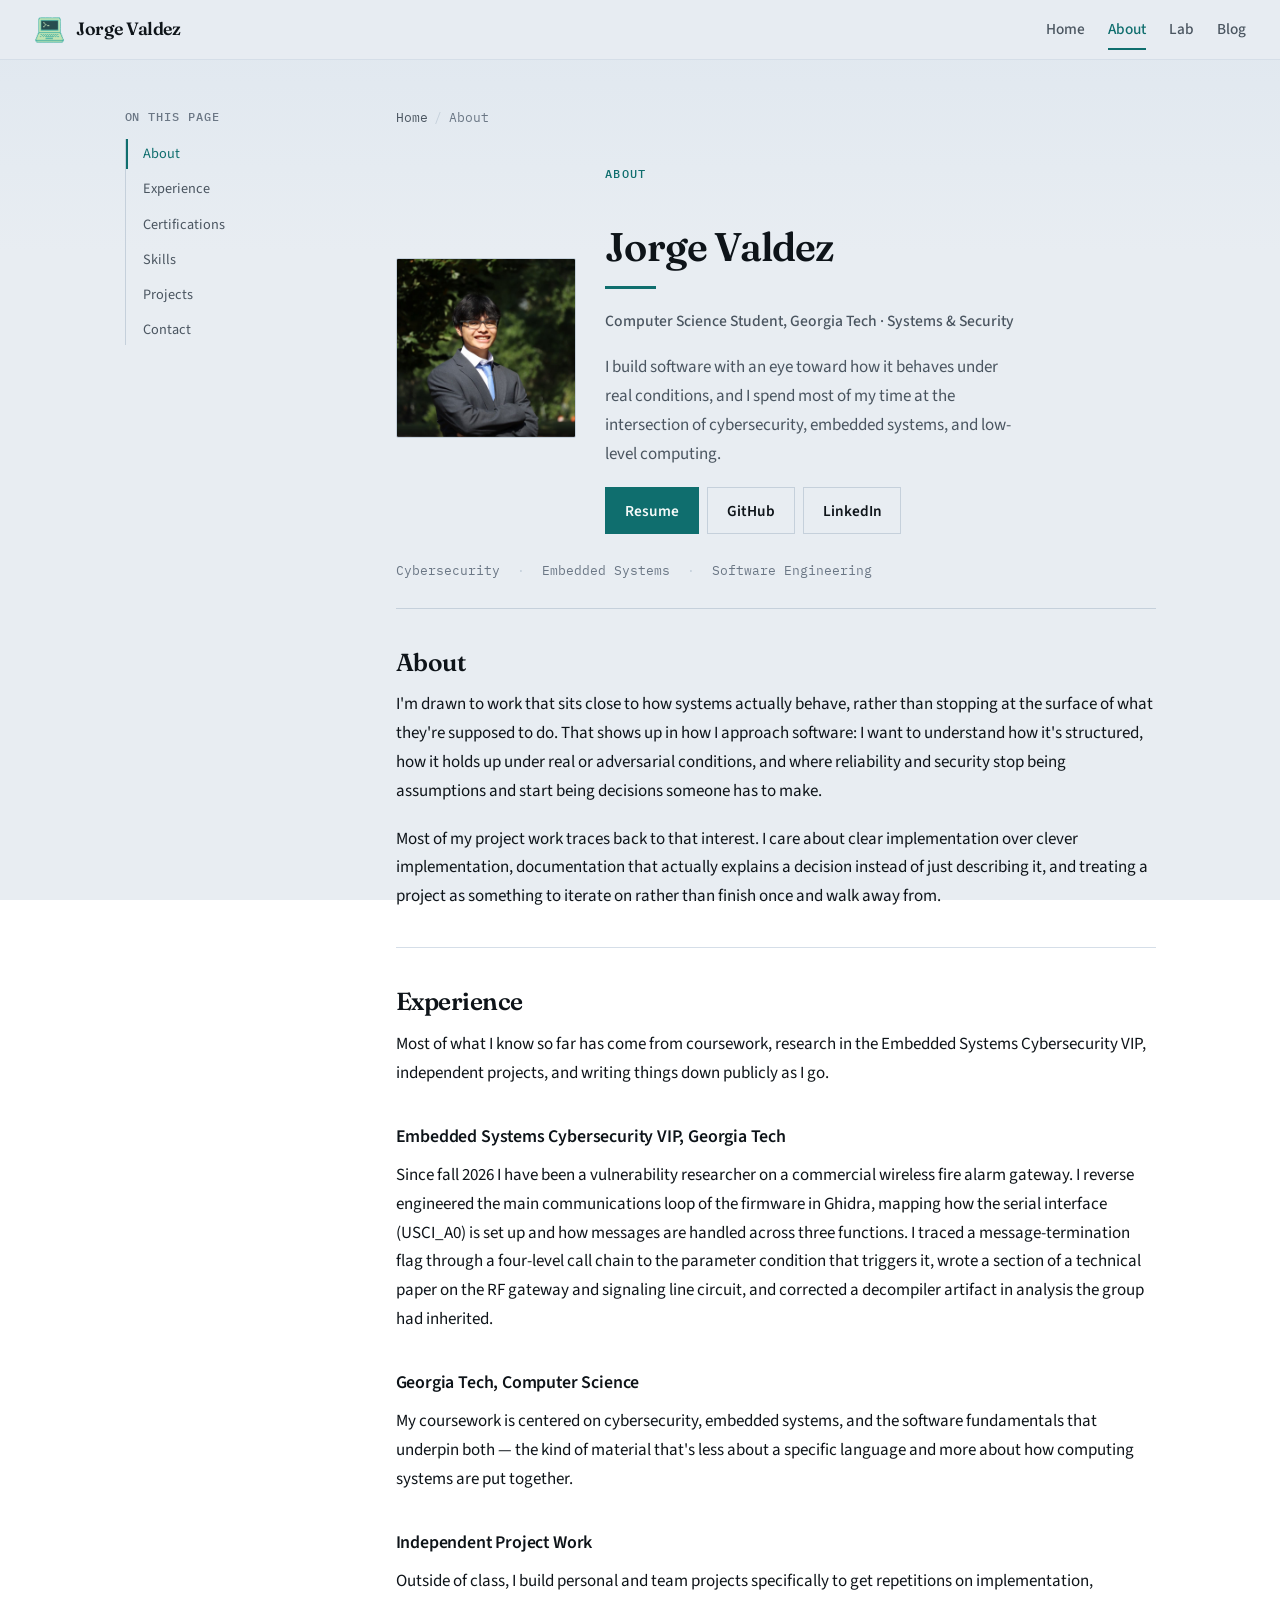
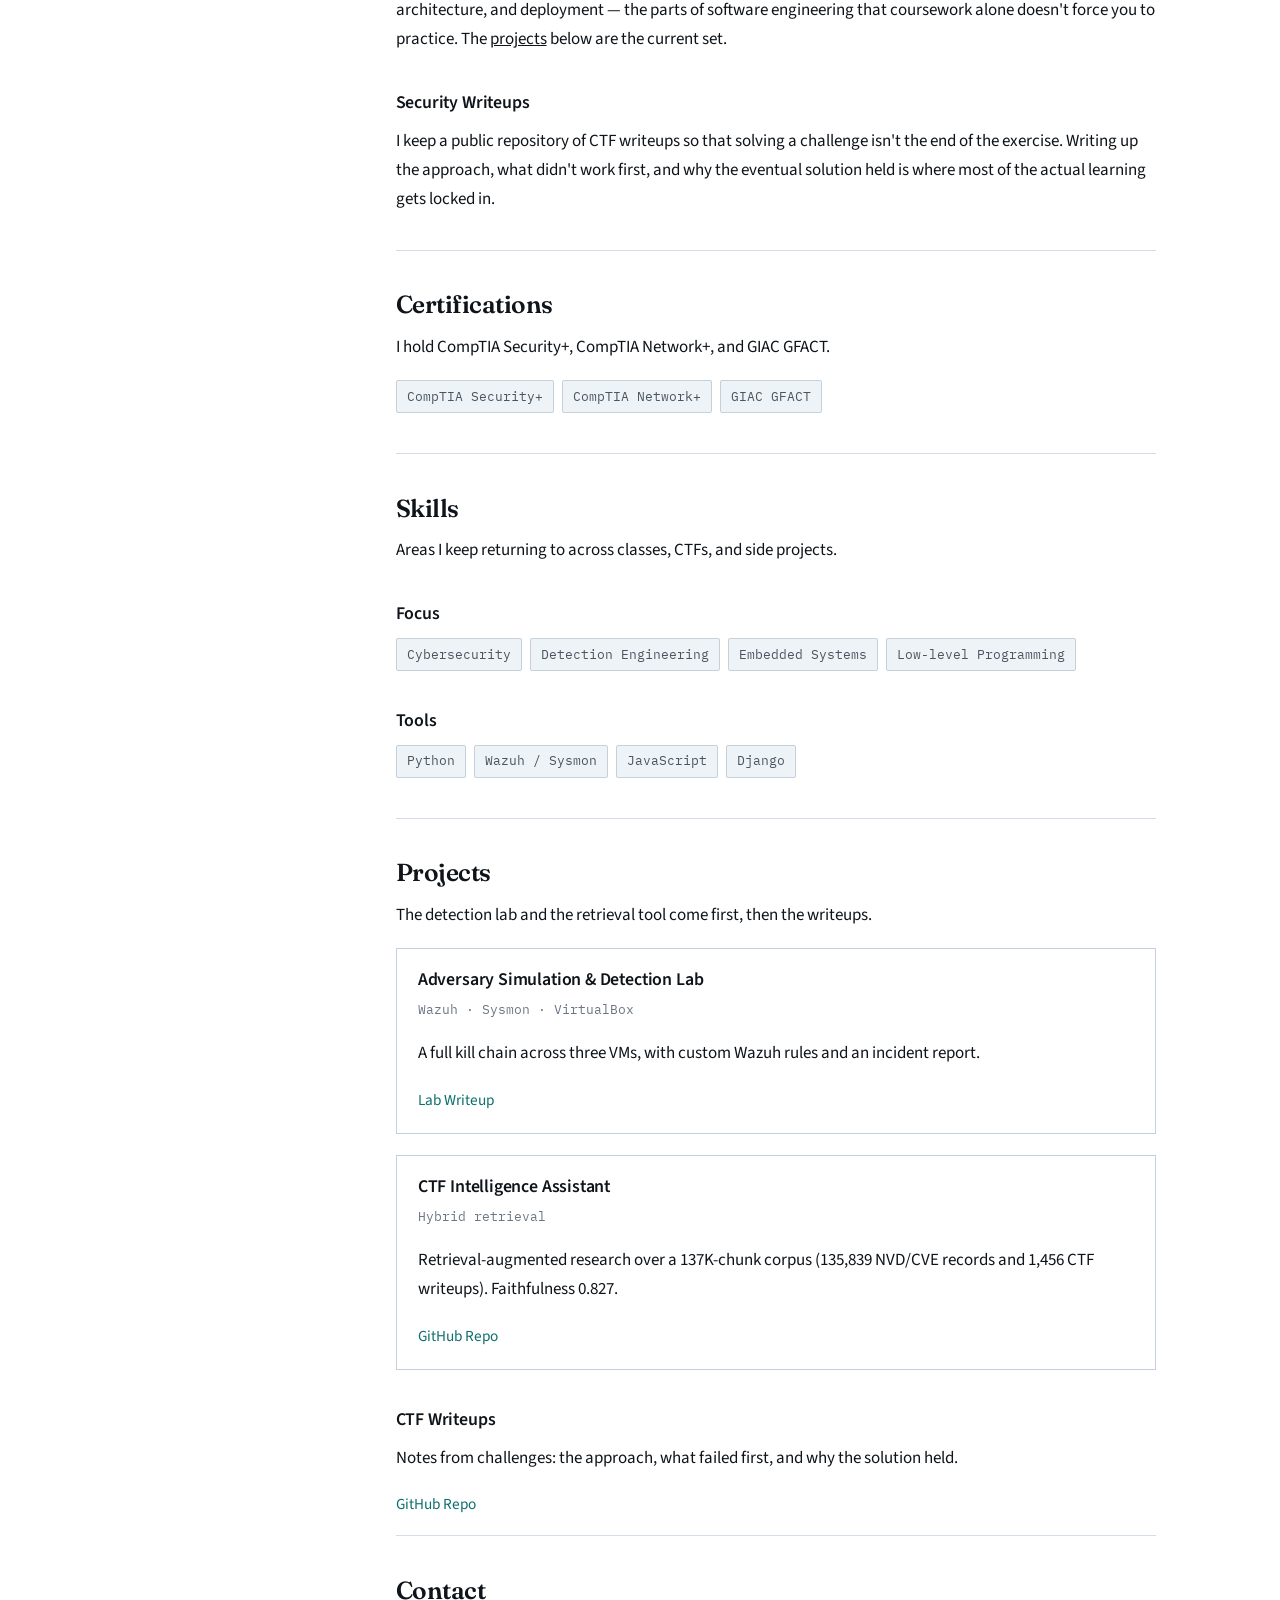
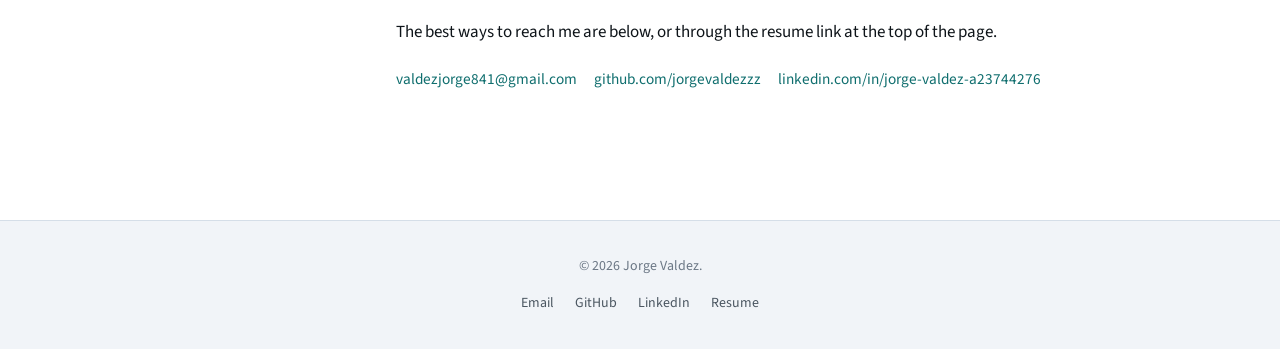
<file: about.html>
<!doctype html>
<html lang="en">
<head>
<meta charset="UTF-8" />
<meta name="viewport" content="width=device-width, initial-scale=1.0" />
<title>About · Jorge Valdez</title>
<meta name="description" content="Jorge Valdez is a Georgia Tech computer science student focused on cybersecurity, embedded systems, and software engineering." />
<link rel="preconnect" href="https://fonts.googleapis.com" />
<link rel="preconnect" href="https://fonts.gstatic.com" crossorigin />
<link href="https://fonts.googleapis.com/css2?family=Fraunces:opsz,wght@9..144,500;9..144,600;9..144,700&family=IBM+Plex+Mono:wght@400;500;600&family=Source+Sans+3:wght@400;500;600;700&display=swap" rel="stylesheet" />
<link rel="stylesheet" href="styles.css" />
</head>
<body>

<nav class="navbar">
  <a class="navbar-logo" href="index.html" aria-label="Home">
    <img src="logo.png" alt="" />
    <span class="navbar-wordmark">Jorge Valdez</span>
  </a>
  <ul class="navbar-links">
    <li><a href="index.html">Home</a></li>
    <li><a href="about.html">About</a></li>
    <li><a href="projects/security-lab/index.html">Lab</a></li>
    <li><a href="blog/index.html">Blog</a></li>
  </ul>
</nav>

<div class="page-wrapper" id="top">
  <aside class="sidebar">
    <div class="sidebar-sticky">
      <div class="sidebar-label">On This Page</div>
      <ul class="toc">
        <li><a href="#about">About</a></li>
        <li><a href="#experience">Experience</a></li>
        <li><a href="#certifications">Certifications</a></li>
        <li><a href="#skills">Skills</a></li>
        <li><a href="#projects">Projects</a></li>
        <li><a href="#contact">Contact</a></li>
      </ul>
    </div>
  </aside>

  <main class="content">
    <div class="page-head">
      <div class="breadcrumb" aria-label="Breadcrumb">
        <a href="index.html">Home</a>
        <span class="breadcrumb-sep">/</span>
        <span>About</span>
      </div>
      <div class="headline headline-with-portrait">
        <figure class="about-portrait reveal-on-load">
          <img src="portrait.jpg" alt="Portrait of Jorge Valdez" width="800" height="800" />
        </figure>
        <div class="headline-copy">
          <p class="eyebrow">About</p>
          <h1 class="post-title reveal-on-load delay-1">Jorge Valdez</h1>
          <span class="signal-bar" aria-hidden="true"></span>
          <p class="post-author">Computer Science Student, Georgia Tech · Systems &amp; Security</p>
          <p class="headline-text">
            I build software with an eye toward how it behaves under real
            conditions, and I spend most of my time at the intersection of
            cybersecurity, embedded systems, and low-level computing.
          </p>
          <div class="headline-links">
            <a class="btn-primary" href="resume.png" download>Resume</a>
            <a class="btn-ghost" href="https://github.com/jorgevaldezzz" target="_blank" rel="noreferrer">GitHub</a>
            <a class="btn-ghost" href="https://www.linkedin.com/in/jorge-valdez-a23744276/" target="_blank" rel="noreferrer">LinkedIn</a>
          </div>
        </div>
      </div>
    </div>

    <details class="toc-mobile">
      <summary>On this page</summary>
      <ul class="toc">
        <li><a href="#about">About</a></li>
        <li><a href="#experience">Experience</a></li>
        <li><a href="#certifications">Certifications</a></li>
        <li><a href="#skills">Skills</a></li>
        <li><a href="#projects">Projects</a></li>
        <li><a href="#contact">Contact</a></li>
      </ul>
    </details>

    <div class="post-meta">
      <span>Cybersecurity</span>
      <span class="post-meta-sep">·</span>
      <span>Embedded Systems</span>
      <span class="post-meta-sep">·</span>
      <span>Software Engineering</span>
    </div>

    <hr class="post-divider" />

    <section id="about">
      <h2>About</h2>
      <p>
        I'm drawn to work that sits close to how systems actually behave,
        rather than stopping at the surface of what they're supposed to do.
        That shows up in how I approach software: I want to understand how
        it's structured, how it holds up under real or adversarial
        conditions, and where reliability and security stop being
        assumptions and start being decisions someone has to make.
      </p>
      <p>
        Most of my project work traces back to that interest. I care about
        clear implementation over clever implementation, documentation that
        actually explains a decision instead of just describing it, and
        treating a project as something to iterate on rather than finish
        once and walk away from.
      </p>
    </section>

    <section id="experience">
      <h2>Experience</h2>
      <p>
        Most of what I know so far has come from coursework, research in
        the Embedded Systems Cybersecurity VIP, independent projects, and
        writing things down publicly as I go.
      </p>
      <h3>Embedded Systems Cybersecurity VIP, Georgia Tech</h3>
      <p>
        Since fall 2026 I have been a vulnerability researcher on a
        commercial wireless fire alarm gateway. I reverse engineered the
        main communications loop of the firmware in Ghidra, mapping how
        the serial interface (USCI_A0) is set up and how messages are
        handled across three functions. I traced a message-termination
        flag through a four-level call chain to the parameter condition
        that triggers it, wrote a section of a technical paper on the RF
        gateway and signaling line circuit, and corrected a decompiler
        artifact in analysis the group had inherited.
      </p>
      <h3>Georgia Tech, Computer Science</h3>
      <p>
        My coursework is centered on cybersecurity, embedded systems, and
        the software fundamentals that underpin both — the kind of
        material that's less about a specific language and more about how
        computing systems are put together.
      </p>
      <h3>Independent Project Work</h3>
      <p>
        Outside of class, I build personal and team projects specifically
        to get repetitions on implementation, architecture, and deployment —
        the parts of software engineering that coursework alone
        doesn't force you to practice. The
        <a href="#projects">projects</a> below are the current set.
      </p>
      <h3>Security Writeups</h3>
      <p>
        I keep a public repository of CTF writeups so that solving a
        challenge isn't the end of the exercise. Writing up the approach,
        what didn't work first, and why the eventual solution held is where
        most of the actual learning gets locked in.
      </p>
    </section>

    <section id="certifications">
      <h2>Certifications</h2>
      <p>
        I hold CompTIA Security+, CompTIA Network+, and GIAC GFACT.
      </p>
      <div class="chip-row">
        <span class="chip">CompTIA Security+</span>
        <span class="chip">CompTIA Network+</span>
        <span class="chip">GIAC GFACT</span>
      </div>
    </section>

    <section id="skills">
      <h2>Skills</h2>
      <p>
        Areas I keep returning to across classes, CTFs, and side projects.
      </p>
      <h3>Focus</h3>
      <div class="chip-row">
        <span class="chip">Cybersecurity</span>
        <span class="chip">Detection Engineering</span>
        <span class="chip">Embedded Systems</span>
        <span class="chip">Low-level Programming</span>
      </div>
      <h3>Tools</h3>
      <div class="chip-row">
        <span class="chip">Python</span>
        <span class="chip">Wazuh / Sysmon</span>
        <span class="chip">JavaScript</span>
        <span class="chip">Django</span>
      </div>
    </section>

    <section id="projects">
      <h2>Projects</h2>
      <p>
        The detection lab and the retrieval tool come first, then the
        writeups.
      </p>

      <div class="project-entry is-featured">
        <h3>Adversary Simulation &amp; Detection Lab</h3>
        <p class="project-stack">Wazuh · Sysmon · VirtualBox</p>
        <p>
          A full kill chain across three VMs, with custom Wazuh rules and an
          incident report.
        </p>
        <div class="project-links">
          <a href="projects/security-lab/index.html">Lab Writeup</a>
        </div>
      </div>

      <div class="project-entry is-featured">
        <h3>CTF Intelligence Assistant</h3>
        <p class="project-stack">Hybrid retrieval</p>
        <p>
          Retrieval-augmented research over a 137K-chunk corpus (135,839 NVD/CVE
          records and 1,456 CTF writeups). Faithfulness 0.827.
        </p>
        <div class="project-links">
          <a href="https://github.com/jorgevaldezzz/RAG-Bot-Research-Tool" target="_blank" rel="noreferrer">GitHub Repo</a>
        </div>
      </div>

      <div class="project-entry">
        <h3>CTF Writeups</h3>
        <p>
          Notes from challenges: the approach, what failed first, and why
          the solution held.
        </p>
        <div class="project-links">
          <a href="https://github.com/jorgevaldezzz/ctf-writeups" target="_blank" rel="noreferrer">GitHub Repo</a>
        </div>
      </div>
    </section>

    <section id="contact">
      <h2>Contact</h2>
      <p>
        The best ways to reach me are below, or through the resume link at
        the top of the page.
      </p>
      <div class="project-links">
        <a href="mailto:valdezjorge841@gmail.com">valdezjorge841@gmail.com</a>
        <a href="https://github.com/jorgevaldezzz" target="_blank" rel="noreferrer">github.com/jorgevaldezzz</a>
        <a href="https://www.linkedin.com/in/jorge-valdez-a23744276/" target="_blank" rel="noreferrer">linkedin.com/in/jorge-valdez-a23744276</a>
      </div>
    </section>
  </main>
</div>

<footer class="site-footer">
  <p>&copy; 2026 Jorge Valdez.</p>
  <ul class="footer-links">
    <li><a href="mailto:valdezjorge841@gmail.com">Email</a></li>
    <li><a href="https://github.com/jorgevaldezzz" target="_blank" rel="noreferrer">GitHub</a></li>
    <li><a href="https://www.linkedin.com/in/jorge-valdez-a23744276/" target="_blank" rel="noreferrer">LinkedIn</a></li>
    <li><a href="resume.png" download>Resume</a></li>
  </ul>
</footer>

<script src="scripts.js"></script>
</body>
</html>
</file>
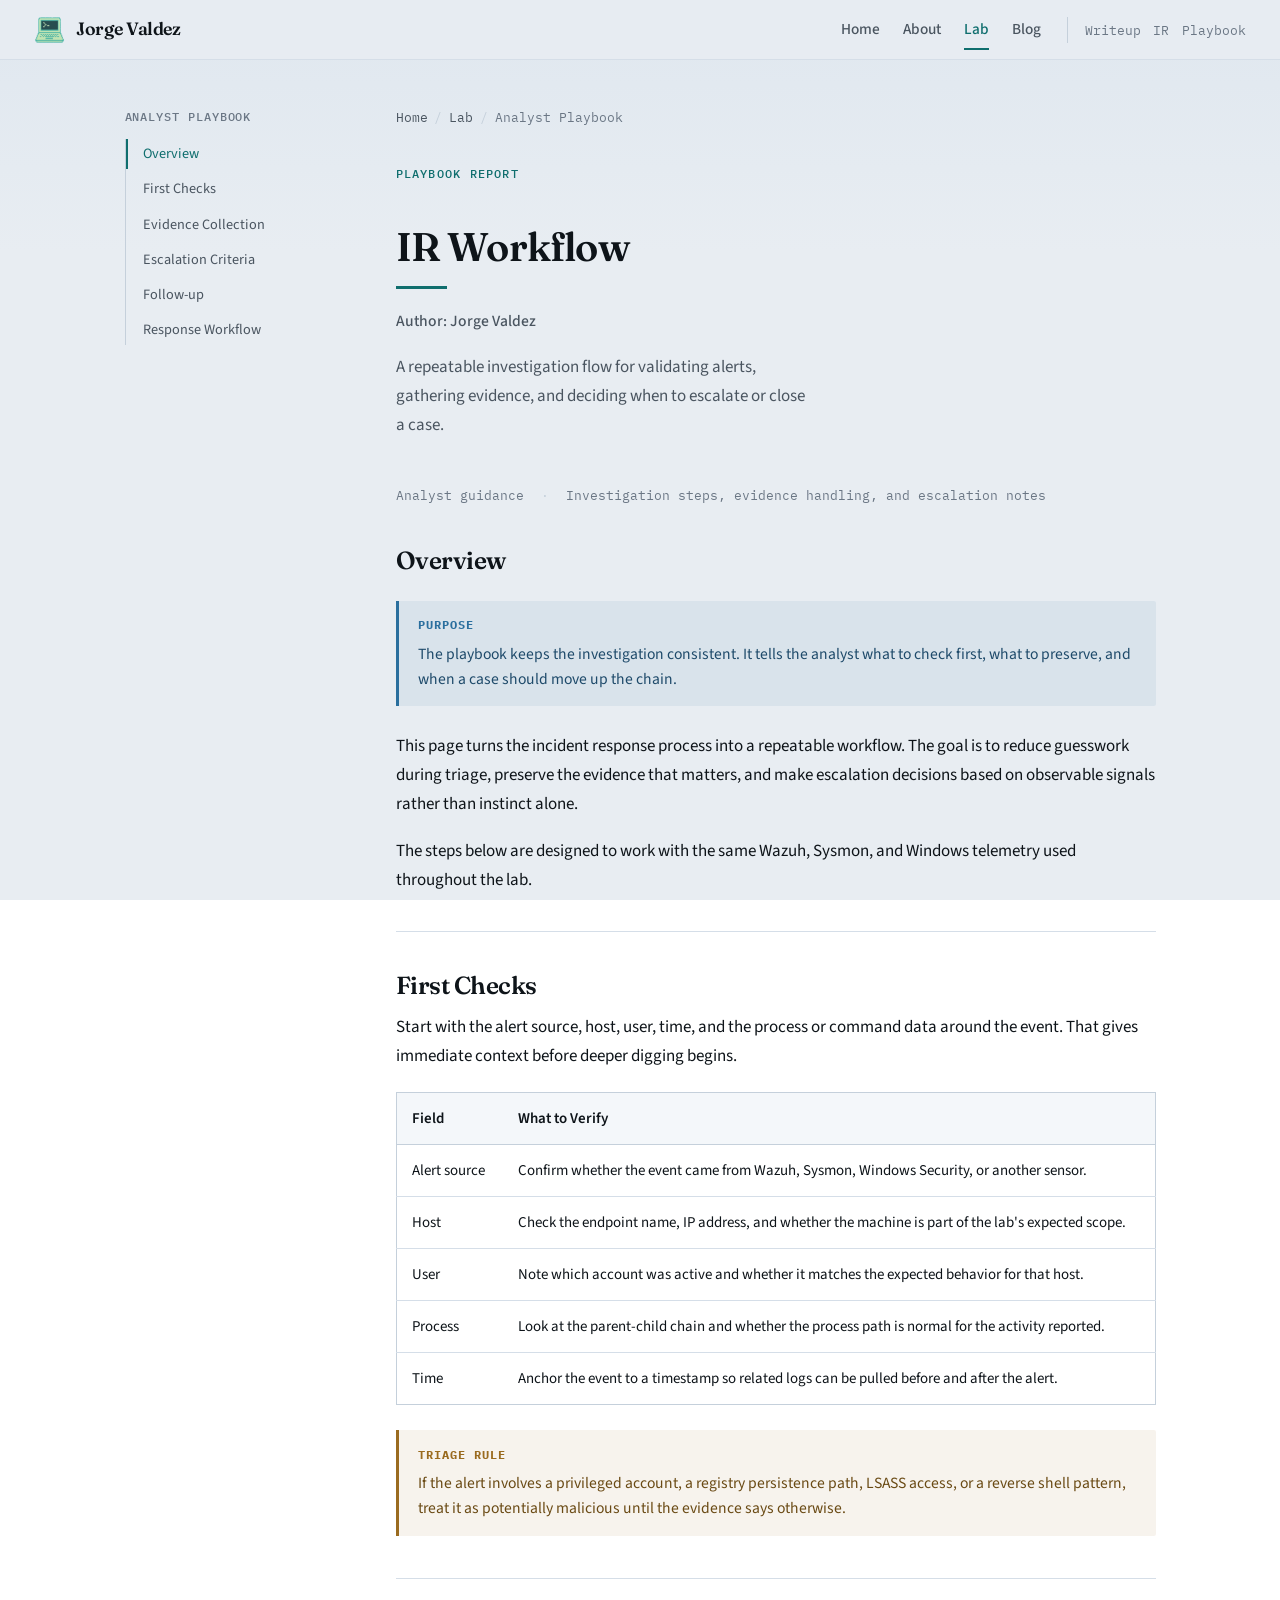
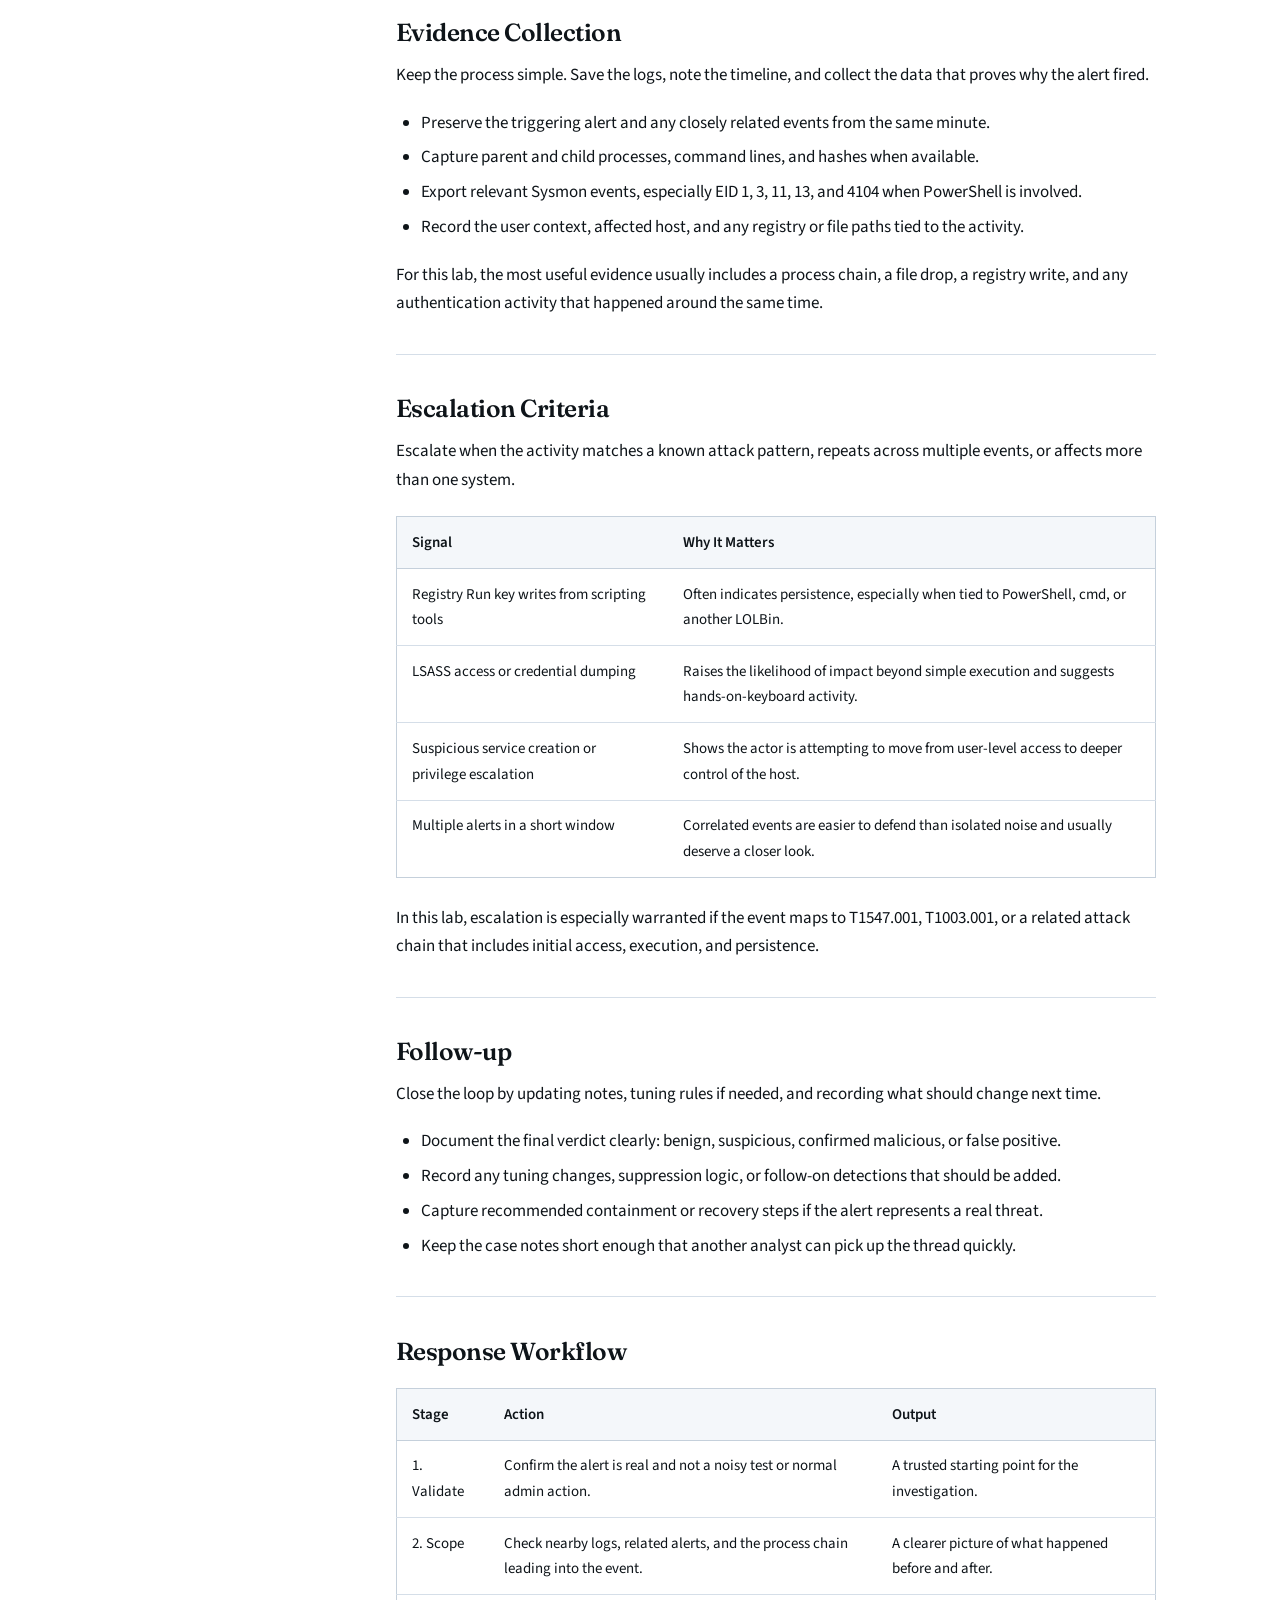
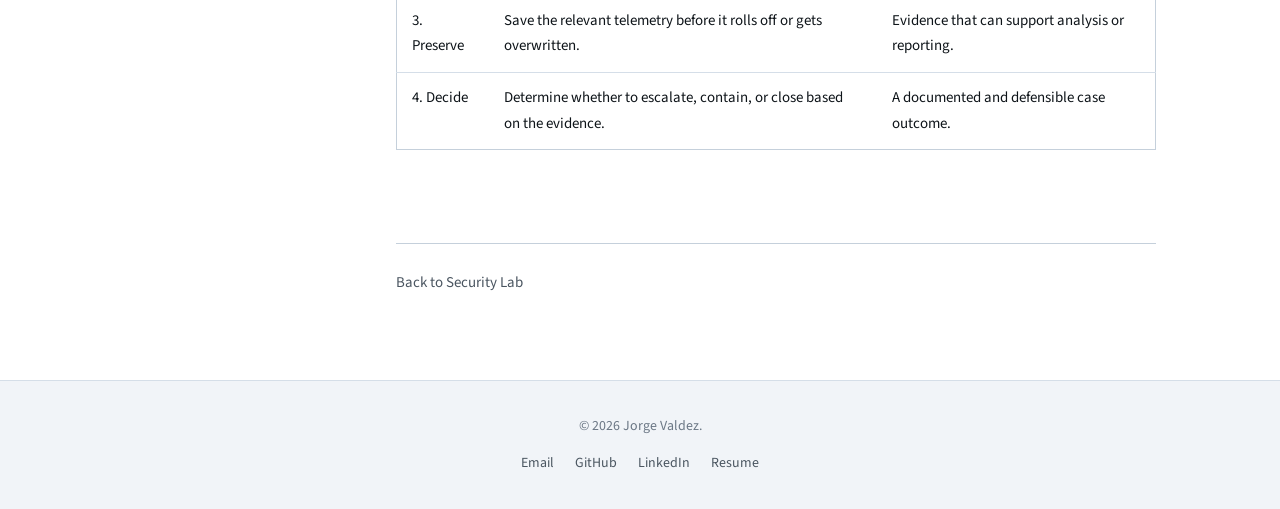
<file: projects/security-lab/analyst-playbook.html>
<!doctype html>
<html lang="en">

<head>
    <meta charset="UTF-8" />
    <meta name="viewport" content="width=device-width, initial-scale=1.0" />
    <title>Analyst Playbook | Security Lab Portfolio</title>
    <meta name="description" content="Analyst playbook and investigation workflow for the security lab portfolio." />
<link rel="preconnect" href="https://fonts.googleapis.com" />
    <link rel="preconnect" href="https://fonts.gstatic.com" crossorigin />
    <link href="https://fonts.googleapis.com/css2?family=Fraunces:opsz,wght@9..144,500;9..144,600;9..144,700&family=IBM+Plex+Mono:wght@400;500;600&family=Source+Sans+3:wght@400;500;600;700&display=swap" rel="stylesheet" />
    <link rel="stylesheet" href="../../styles.css" />
    <link rel="stylesheet" href="styles.css" />
</head>

<body>
    <nav class="navbar">
        <a class="navbar-logo" href="../../index.html" aria-label="Home">
            <img src="../../logo.png" alt="" />
            <span class="navbar-wordmark">Jorge Valdez</span>
        </a>
        <div class="navbar-end">
            <ul class="navbar-links">
                <li><a href="../../index.html">Home</a></li>
                <li><a href="../../about.html">About</a></li>
                <li><a href="index.html">Lab</a></li>
                <li><a href="../../blog/index.html">Blog</a></li>
            </ul>
            <ul class="navbar-lab-links">
                <li><a href="index.html">Writeup</a></li>
                <li><a href="incident-response.html">IR</a></li>
                <li><a href="analyst-playbook.html">Playbook</a></li>
            </ul>
        </div>
    </nav>

    <div class="page-wrapper" id="top">
        <aside class="sidebar">
            <div class="sidebar-sticky">
                <div class="sidebar-label">Analyst Playbook</div>
                <ul class="toc">
                    <li><a href="#summary">Overview</a></li>
                    <li><a href="#first-checks">First Checks</a></li>
                    <li><a href="#evidence">Evidence Collection</a></li>
                    <li><a href="#escalation">Escalation Criteria</a></li>
                    <li><a href="#followup">Follow-up</a></li>
                    <li><a href="#workflow">Response Workflow</a></li>
                </ul>
            </div>
        </aside>

        <main class="content">
            <div class="page-head">
                <div class="breadcrumb" aria-label="Breadcrumb">
                    <a href="../../index.html">Home</a>
                    <span class="breadcrumb-sep">/</span>
                    <a href="index.html">Lab</a>
                    <span class="breadcrumb-sep">/</span>
                    <span>Analyst Playbook</span>
                </div>

                <div class="headline">
                <div class="headline-copy">
                    <p class="eyebrow">Playbook report</p>
                    <h1 class="post-title">IR Workflow</h1>
                    <span class="signal-bar" aria-hidden="true"></span>
                    <p class="post-author">Author: Jorge Valdez</p>
                    <p class="headline-text">
                        A repeatable investigation flow for validating alerts, gathering evidence, and deciding when to escalate or close a case.
                    </p>
                    </div>
                </div>
            </div>

            
            <details class="toc-mobile">
                <summary>On this page</summary>
                <ul class="toc">
                    <li><a href="#summary">Overview</a></li>
                    <li><a href="#first-checks">First Checks</a></li>
                    <li><a href="#evidence">Evidence Collection</a></li>
                    <li><a href="#escalation">Escalation Criteria</a></li>
                    <li><a href="#followup">Follow-up</a></li>
                    <li><a href="#workflow">Response Workflow</a></li>
                </ul>
            </details>

            <div class="post-meta">
                <span>Analyst guidance</span>
                <span class="post-meta-sep">&middot;</span>
                <span>Investigation steps, evidence handling, and escalation notes</span>
            </div>

            <section id="summary">
                <h2>Overview</h2>
                <div class="callout callout--info">
                    <span class="callout-label">Purpose</span>
                    <p>
                        The playbook keeps the investigation consistent. It tells the analyst what to check first, what to preserve, and when a case should move up the chain.
                    </p>
                </div>
                <p>
                    This page turns the incident response process into a repeatable workflow. The goal is to reduce guesswork during triage, preserve the evidence that matters, and make escalation decisions based on observable signals rather than instinct alone.
                </p>
                <p>
                    The steps below are designed to work with the same Wazuh, Sysmon, and Windows telemetry used throughout the lab.
                </p>
            </section>

            <section id="first-checks">
                <h2>First Checks</h2>
                <p>
                    Start with the alert source, host, user, time, and the process or command data around the event. That gives immediate context before deeper digging begins.
                </p>
                <table>
                    <thead>
                        <tr>
                            <th>Field</th>
                            <th>What to Verify</th>
                        </tr>
                    </thead>
                    <tbody>
                        <tr>
                            <td>Alert source</td>
                            <td>Confirm whether the event came from Wazuh, Sysmon, Windows Security, or another sensor.</td>
                        </tr>
                        <tr>
                            <td>Host</td>
                            <td>Check the endpoint name, IP address, and whether the machine is part of the lab's expected scope.</td>
                        </tr>
                        <tr>
                            <td>User</td>
                            <td>Note which account was active and whether it matches the expected behavior for that host.</td>
                        </tr>
                        <tr>
                            <td>Process</td>
                            <td>Look at the parent-child chain and whether the process path is normal for the activity reported.</td>
                        </tr>
                        <tr>
                            <td>Time</td>
                            <td>Anchor the event to a timestamp so related logs can be pulled before and after the alert.</td>
                        </tr>
                    </tbody>
                </table>
                <div class="callout callout--warn">
                    <span class="callout-label">Triage rule</span>
                    <p>
                        If the alert involves a privileged account, a registry persistence path, LSASS access, or a reverse shell pattern, treat it as potentially malicious until the evidence says otherwise.
                    </p>
                </div>
            </section>

            <section id="evidence">
                <h2>Evidence Collection</h2>
                <p>
                    Keep the process simple. Save the logs, note the timeline, and collect the data that proves why the alert fired.
                </p>
                <ul>
                    <li>Preserve the triggering alert and any closely related events from the same minute.</li>
                    <li>Capture parent and child processes, command lines, and hashes when available.</li>
                    <li>Export relevant Sysmon events, especially EID 1, 3, 11, 13, and 4104 when PowerShell is involved.</li>
                    <li>Record the user context, affected host, and any registry or file paths tied to the activity.</li>
                </ul>
                <p>
                    For this lab, the most useful evidence usually includes a process chain, a file drop, a registry write, and any authentication activity that happened around the same time.
                </p>
            </section>

            <section id="escalation">
                <h2>Escalation Criteria</h2>
                <p>
                    Escalate when the activity matches a known attack pattern, repeats across multiple events, or affects more than one system.
                </p>
                <table>
                    <thead>
                        <tr>
                            <th>Signal</th>
                            <th>Why It Matters</th>
                        </tr>
                    </thead>
                    <tbody>
                        <tr>
                            <td>Registry Run key writes from scripting tools</td>
                            <td>Often indicates persistence, especially when tied to PowerShell, cmd, or another LOLBin.</td>
                        </tr>
                        <tr>
                            <td>LSASS access or credential dumping</td>
                            <td>Raises the likelihood of impact beyond simple execution and suggests hands-on-keyboard activity.</td>
                        </tr>
                        <tr>
                            <td>Suspicious service creation or privilege escalation</td>
                            <td>Shows the actor is attempting to move from user-level access to deeper control of the host.</td>
                        </tr>
                        <tr>
                            <td>Multiple alerts in a short window</td>
                            <td>Correlated events are easier to defend than isolated noise and usually deserve a closer look.</td>
                        </tr>
                    </tbody>
                </table>
                <p>
                    In this lab, escalation is especially warranted if the event maps to T1547.001, T1003.001, or a related attack chain that includes initial access, execution, and persistence.
                </p>
            </section>

            <section id="followup">
                <h2>Follow-up</h2>
                <p>
                    Close the loop by updating notes, tuning rules if needed, and recording what should change next time.
                </p>
                <ul>
                    <li>Document the final verdict clearly: benign, suspicious, confirmed malicious, or false positive.</li>
                    <li>Record any tuning changes, suppression logic, or follow-on detections that should be added.</li>
                    <li>Capture recommended containment or recovery steps if the alert represents a real threat.</li>
                    <li>Keep the case notes short enough that another analyst can pick up the thread quickly.</li>
                </ul>
            </section>

            <section id="workflow">
                <h2>Response Workflow</h2>
                <table>
                    <thead>
                        <tr>
                            <th>Stage</th>
                            <th>Action</th>
                            <th>Output</th>
                        </tr>
                    </thead>
                    <tbody>
                        <tr>
                            <td>1. Validate</td>
                            <td>Confirm the alert is real and not a noisy test or normal admin action.</td>
                            <td>A trusted starting point for the investigation.</td>
                        </tr>
                        <tr>
                            <td>2. Scope</td>
                            <td>Check nearby logs, related alerts, and the process chain leading into the event.</td>
                            <td>A clearer picture of what happened before and after.</td>
                        </tr>
                        <tr>
                            <td>3. Preserve</td>
                            <td>Save the relevant telemetry before it rolls off or gets overwritten.</td>
                            <td>Evidence that can support analysis or reporting.</td>
                        </tr>
                        <tr>
                            <td>4. Decide</td>
                            <td>Determine whether to escalate, contain, or close based on the evidence.</td>
                            <td>A documented and defensible case outcome.</td>
                        </tr>
                    </tbody>
                </table>
            </section>

            <div class="post-nav">
                <a href="index.html">Back to Security Lab</a>
            </div>
        </main>
    </div>
    <footer class="site-footer">
        <p>&copy; 2026 Jorge Valdez.</p>
        <ul class="footer-links">
            <li><a href="mailto:valdezjorge841@gmail.com">Email</a></li>
            <li><a href="https://github.com/jorgevaldezzz" target="_blank" rel="noreferrer">GitHub</a></li>
            <li><a href="https://www.linkedin.com/in/jorge-valdez-a23744276/" target="_blank" rel="noreferrer">LinkedIn</a></li>
            <li><a href="../../resume.png" download>Resume</a></li>
        </ul>
    </footer>

    <script src="../../scripts.js"></script>

</body>

</html>
</file>
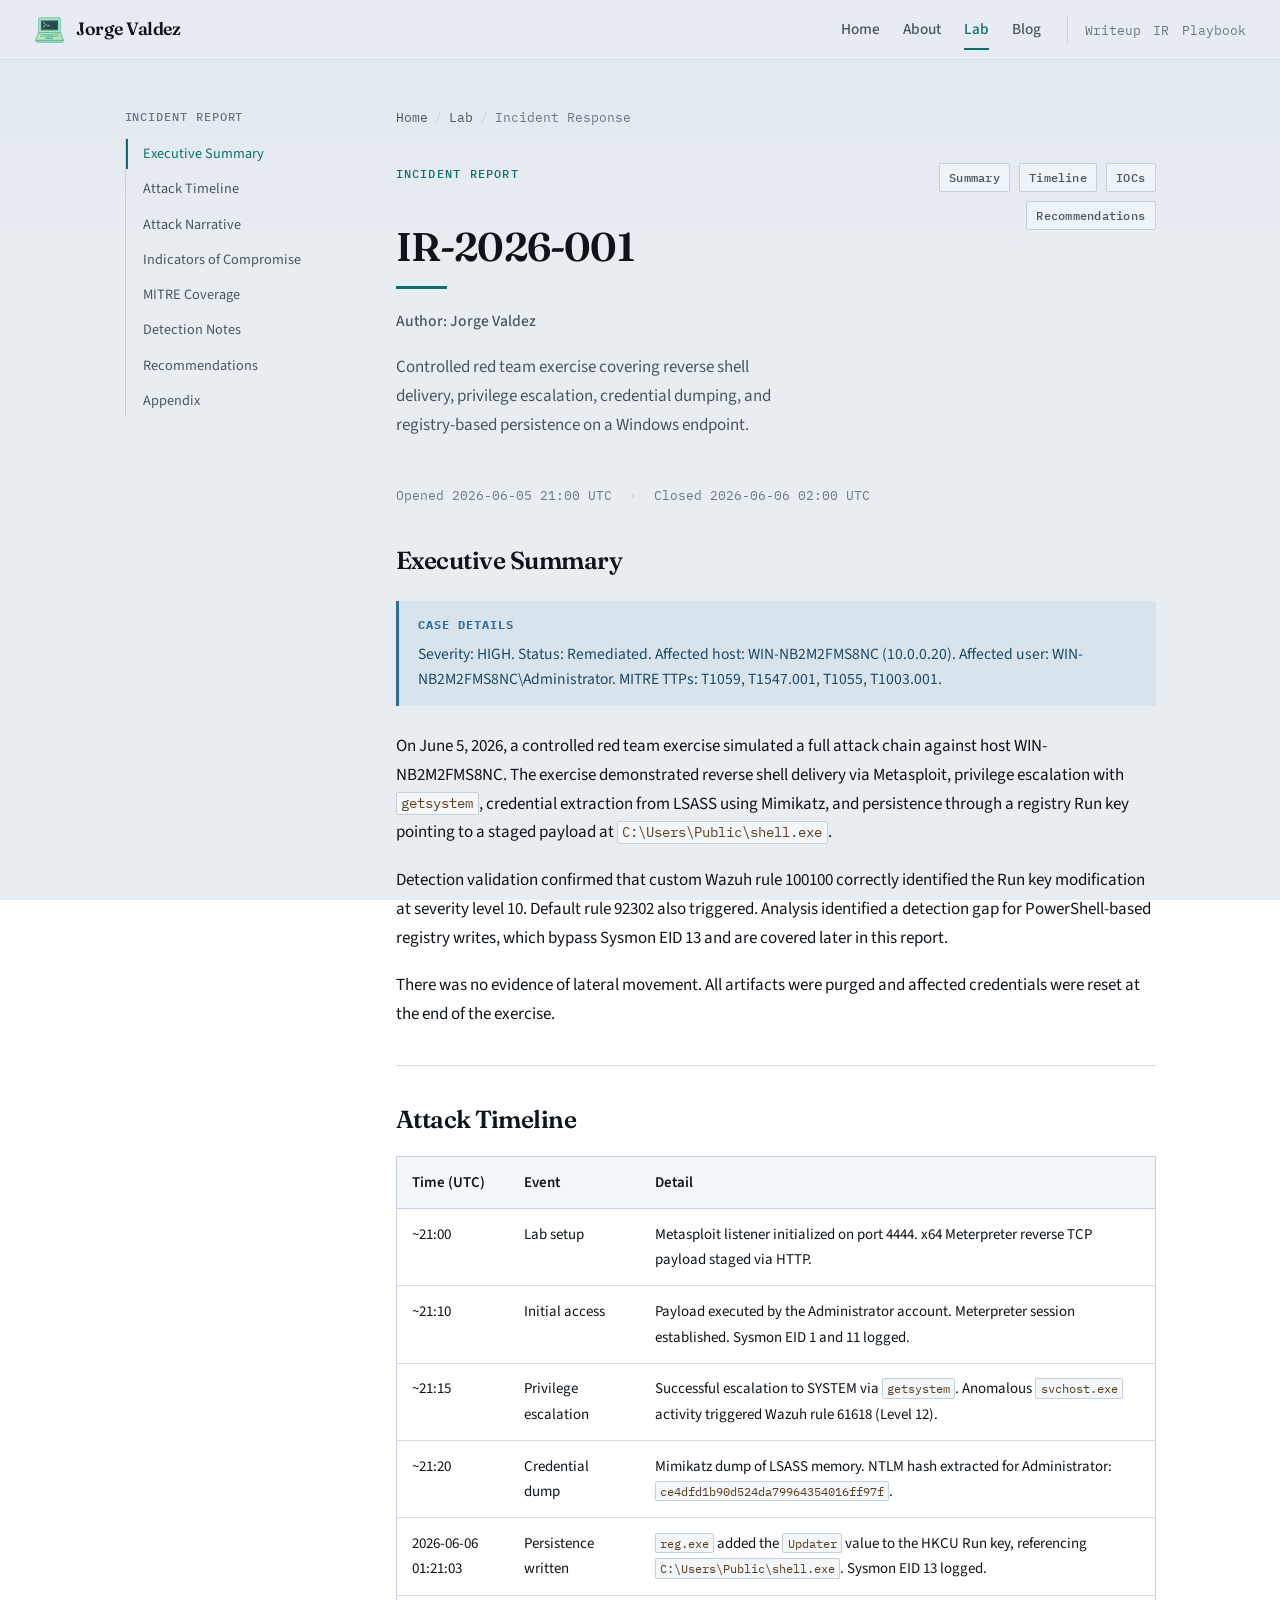
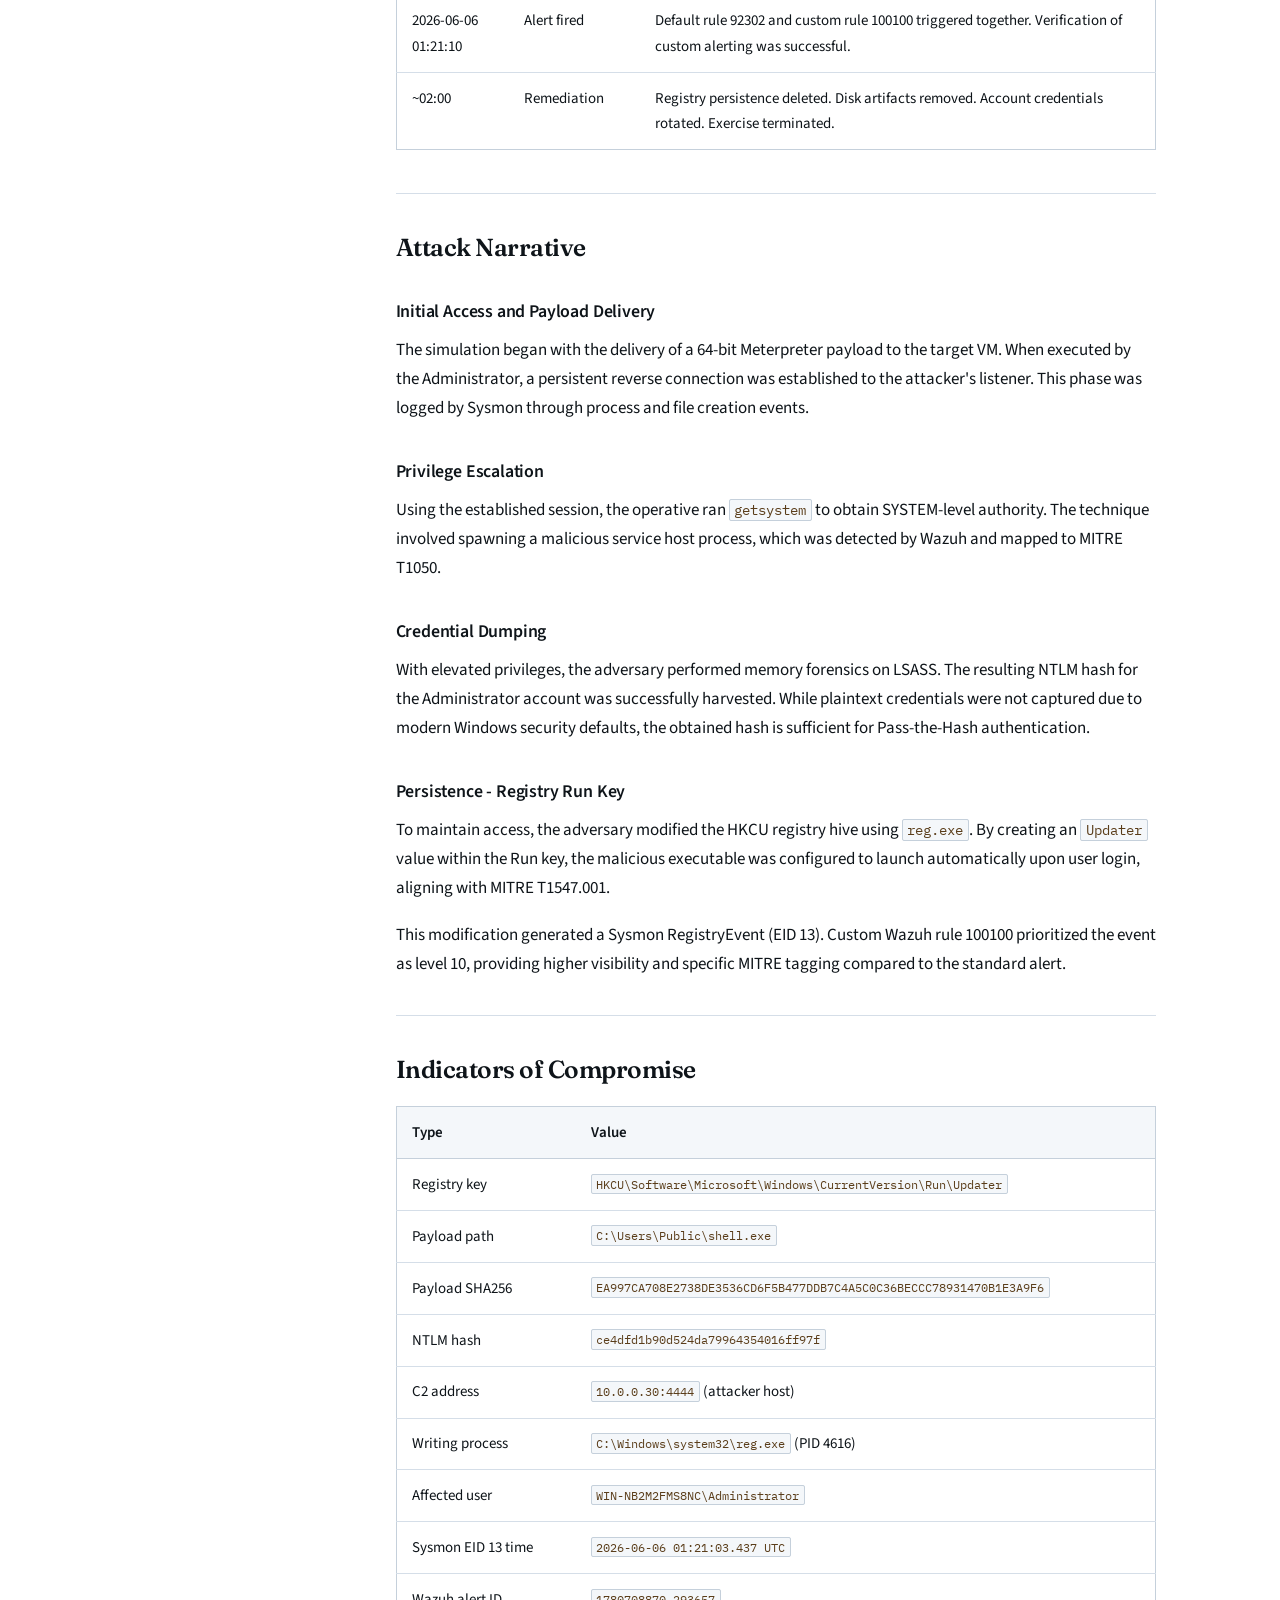
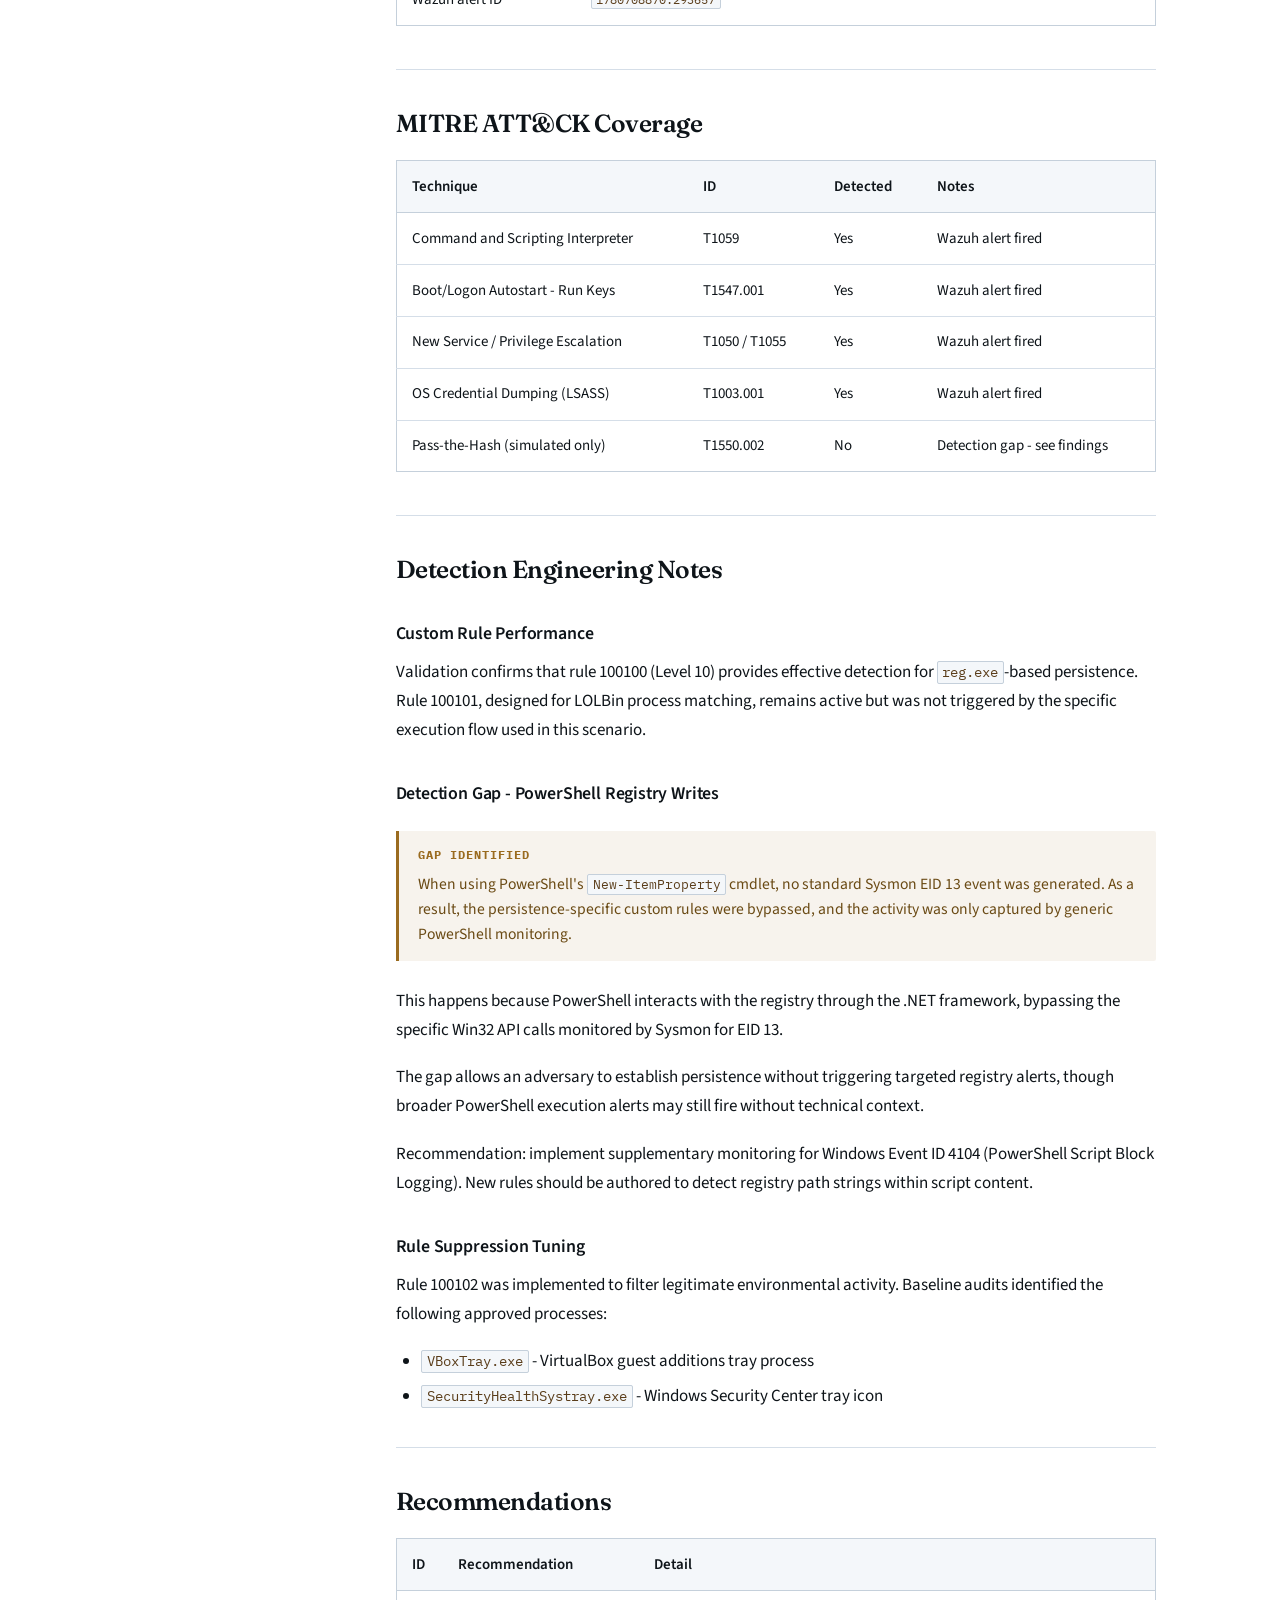
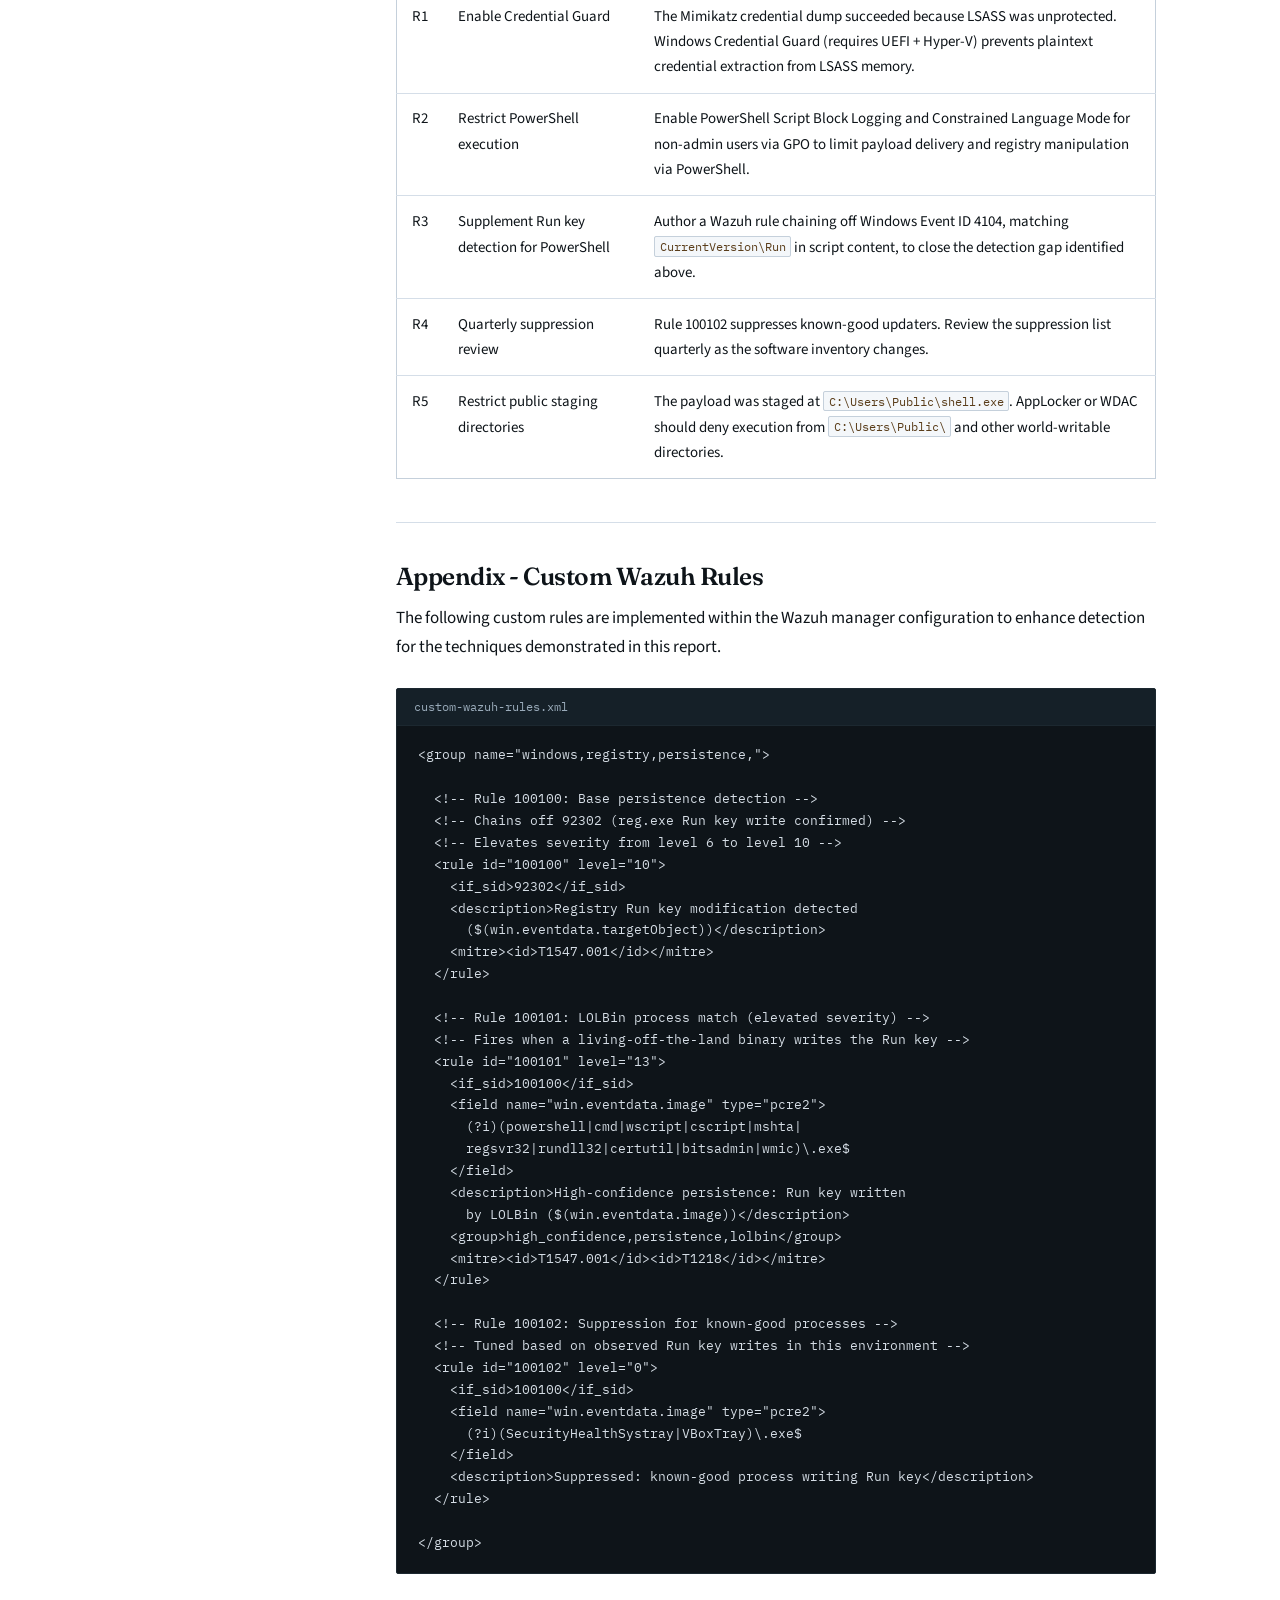
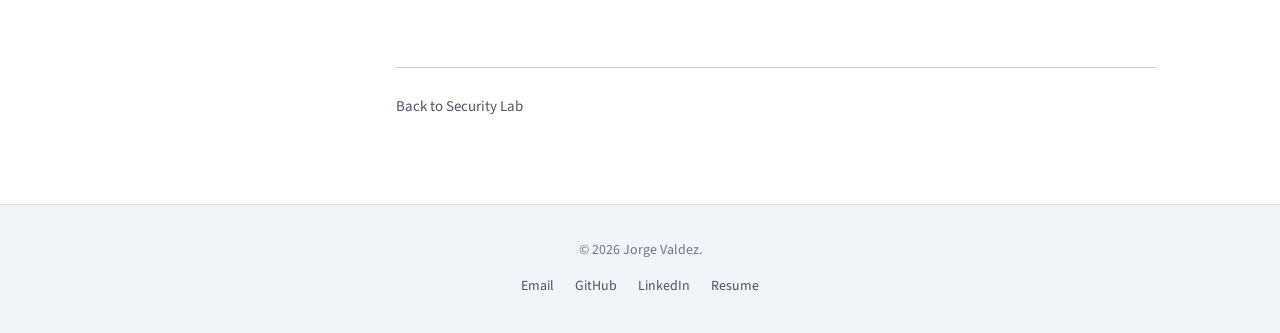
<file: projects/security-lab/incident-response.html>
<!doctype html>
<html lang="en">
  <head>
    <meta charset="UTF-8" />
    <meta name="viewport" content="width=device-width, initial-scale=1.0" />
    <title>Incident Response | Security Lab Portfolio</title>
    <meta
      name="description"
      content="Incident report and response notes for the security lab portfolio."
    />
<link rel="preconnect" href="https://fonts.googleapis.com" />
    <link rel="preconnect" href="https://fonts.gstatic.com" crossorigin />
    <link href="https://fonts.googleapis.com/css2?family=Fraunces:opsz,wght@9..144,500;9..144,600;9..144,700&family=IBM+Plex+Mono:wght@400;500;600&family=Source+Sans+3:wght@400;500;600;700&display=swap" rel="stylesheet" />
    <link rel="stylesheet" href="../../styles.css" />
    <link rel="stylesheet" href="styles.css" />
  </head>
  <body>
    <nav class="navbar">
        <a class="navbar-logo" href="../../index.html" aria-label="Home">
            <img src="../../logo.png" alt="" />
            <span class="navbar-wordmark">Jorge Valdez</span>
        </a>
        <div class="navbar-end">
            <ul class="navbar-links">
                <li><a href="../../index.html">Home</a></li>
                <li><a href="../../about.html">About</a></li>
                <li><a href="index.html">Lab</a></li>
                <li><a href="../../blog/index.html">Blog</a></li>
            </ul>
            <ul class="navbar-lab-links">
                <li><a href="index.html">Writeup</a></li>
                <li><a href="incident-response.html">IR</a></li>
                <li><a href="analyst-playbook.html">Playbook</a></li>
            </ul>
        </div>
    </nav>

    <div class="page-wrapper" id="top">
      <aside class="sidebar">
        <div class="sidebar-sticky">
          <div class="sidebar-label">Incident Report</div>
          <ul class="toc">
            <li><a href="#summary">Executive Summary</a></li>
            <li><a href="#timeline">Attack Timeline</a></li>
            <li><a href="#narrative">Attack Narrative</a></li>
            <li><a href="#iocs">Indicators of Compromise</a></li>
            <li><a href="#mitre">MITRE Coverage</a></li>
            <li><a href="#notes">Detection Notes</a></li>
            <li><a href="#recommendations">Recommendations</a></li>
            <li><a href="#appendix">Appendix</a></li>
          </ul>
        </div>
      </aside>

      <main class="content">
        <div class="page-head">
          <div class="breadcrumb" aria-label="Breadcrumb">
            <a href="../../index.html">Home</a>
            <span class="breadcrumb-sep">/</span>
            <a href="index.html">Lab</a>
            <span class="breadcrumb-sep">/</span>
            <span>Incident Response</span>
          </div>

          <div class="headline">
            <div class="headline-copy">
              <p class="eyebrow">Incident report</p>
              <h1 class="post-title">IR-2026-001</h1>
              <span class="signal-bar" aria-hidden="true"></span>
              <p class="post-author">Author: Jorge Valdez</p>
              <p class="headline-text">
                Controlled red team exercise covering reverse shell delivery, privilege escalation, credential dumping,
                and registry-based persistence on a Windows endpoint.
              </p>
            </div>
            <div class="headline-links">
              <a class="post-tag" href="#summary">Summary</a>
              <a class="post-tag" href="#timeline">Timeline</a>
              <a class="post-tag" href="#iocs">IOCs</a>
              <a class="post-tag" href="#recommendations">Recommendations</a>
            </div>
          </div>
        </div>

        
        <details class="toc-mobile">
          <summary>On this page</summary>
          <ul class="toc">
            <li><a href="#summary">Executive Summary</a></li>
            <li><a href="#timeline">Attack Timeline</a></li>
            <li><a href="#narrative">Attack Narrative</a></li>
            <li><a href="#iocs">Indicators of Compromise</a></li>
            <li><a href="#mitre">MITRE Coverage</a></li>
            <li><a href="#notes">Detection Notes</a></li>
            <li><a href="#recommendations">Recommendations</a></li>
            <li><a href="#appendix">Appendix</a></li>
          </ul>
        </details>

        <div class="post-meta">
          <span>Opened 2026-06-05 21:00 UTC</span>
          <span class="post-meta-sep">&middot;</span>
          <span>Closed 2026-06-06 02:00 UTC</span>
        </div>

        <section id="summary">
          <h2>Executive Summary</h2>
          <div class="callout callout--info">
            <span class="callout-label">Case details</span>
            <p>
              Severity: HIGH. Status: Remediated. Affected host: WIN-NB2M2FMS8NC (10.0.0.20). Affected user:
              WIN-NB2M2FMS8NC\Administrator. MITRE TTPs: T1059, T1547.001, T1055, T1003.001.
            </p>
          </div>
          <p>
            On June 5, 2026, a controlled red team exercise simulated a full attack chain against host
            WIN-NB2M2FMS8NC. The exercise demonstrated reverse shell delivery via Metasploit, privilege escalation
            with <code>getsystem</code>, credential extraction from LSASS using Mimikatz, and persistence through a
            registry Run key pointing to a staged payload at <code>C:\Users\Public\shell.exe</code>.
          </p>
          <p>
            Detection validation confirmed that custom Wazuh rule 100100 correctly identified the Run key
            modification at severity level 10. Default rule 92302 also triggered. Analysis identified a detection
            gap for PowerShell-based registry writes, which bypass Sysmon EID 13 and are covered later in this
            report.
          </p>
          <p>
            There was no evidence of lateral movement. All artifacts were purged and affected credentials were reset
            at the end of the exercise.
          </p>
        </section>

        <section id="timeline">
          <h2>Attack Timeline</h2>
          <table>
            <thead>
              <tr>
                <th>Time (UTC)</th>
                <th>Event</th>
                <th>Detail</th>
              </tr>
            </thead>
            <tbody>
              <tr>
                <td>~21:00</td>
                <td>Lab setup</td>
                <td>Metasploit listener initialized on port 4444. x64 Meterpreter reverse TCP payload staged via HTTP.</td>
              </tr>
              <tr>
                <td>~21:10</td>
                <td>Initial access</td>
                <td>Payload executed by the Administrator account. Meterpreter session established. Sysmon EID 1 and 11 logged.</td>
              </tr>
              <tr>
                <td>~21:15</td>
                <td>Privilege escalation</td>
                <td>Successful escalation to SYSTEM via <code>getsystem</code>. Anomalous <code>svchost.exe</code> activity triggered Wazuh rule 61618 (Level 12).</td>
              </tr>
              <tr>
                <td>~21:20</td>
                <td>Credential dump</td>
                <td>Mimikatz dump of LSASS memory. NTLM hash extracted for Administrator: <code>ce4dfd1b90d524da79964354016ff97f</code>.</td>
              </tr>
              <tr>
                <td>2026-06-06 01:21:03</td>
                <td>Persistence written</td>
                <td><code>reg.exe</code> added the <code>Updater</code> value to the HKCU Run key, referencing <code>C:\Users\Public\shell.exe</code>. Sysmon EID 13 logged.</td>
              </tr>
              <tr>
                <td>2026-06-06 01:21:10</td>
                <td>Alert fired</td>
                <td>Default rule 92302 and custom rule 100100 triggered together. Verification of custom alerting was successful.</td>
              </tr>
              <tr>
                <td>~02:00</td>
                <td>Remediation</td>
                <td>Registry persistence deleted. Disk artifacts removed. Account credentials rotated. Exercise terminated.</td>
              </tr>
            </tbody>
          </table>
        </section>

        <section id="narrative">
          <h2>Attack Narrative</h2>

          <h3>Initial Access and Payload Delivery</h3>
          <p>
            The simulation began with the delivery of a 64-bit Meterpreter payload to the target VM. When executed by
            the Administrator, a persistent reverse connection was established to the attacker's listener. This phase
            was logged by Sysmon through process and file creation events.
          </p>

          <h3>Privilege Escalation</h3>
          <p>
            Using the established session, the operative ran <code>getsystem</code> to obtain SYSTEM-level authority.
            The technique involved spawning a malicious service host process, which was detected by Wazuh and mapped
            to MITRE T1050.
          </p>

          <h3>Credential Dumping</h3>
          <p>
            With elevated privileges, the adversary performed memory forensics on LSASS. The resulting NTLM hash for
            the Administrator account was successfully harvested. While plaintext credentials were not captured due to
            modern Windows security defaults, the obtained hash is sufficient for Pass-the-Hash authentication.
          </p>

          <h3>Persistence - Registry Run Key</h3>
          <p>
            To maintain access, the adversary modified the HKCU registry hive using <code>reg.exe</code>. By creating
            an <code>Updater</code> value within the Run key, the malicious executable was configured to launch
            automatically upon user login, aligning with MITRE T1547.001.
          </p>
          <p>
            This modification generated a Sysmon RegistryEvent (EID 13). Custom Wazuh rule 100100 prioritized the
            event as level 10, providing higher visibility and specific MITRE tagging compared to the standard alert.
          </p>
        </section>

        <section id="iocs">
          <h2>Indicators of Compromise</h2>
          <table>
            <thead>
              <tr>
                <th>Type</th>
                <th>Value</th>
              </tr>
            </thead>
            <tbody>
              <tr>
                <td>Registry key</td>
                <td><code>HKCU\Software\Microsoft\Windows\CurrentVersion\Run\Updater</code></td>
              </tr>
              <tr>
                <td>Payload path</td>
                <td><code>C:\Users\Public\shell.exe</code></td>
              </tr>
              <tr>
                <td>Payload SHA256</td>
                <td><code>EA997CA708E2738DE3536CD6F5B477DDB7C4A5C0C36BECCC78931470B1E3A9F6</code></td>
              </tr>
              <tr>
                <td>NTLM hash</td>
                <td><code>ce4dfd1b90d524da79964354016ff97f</code></td>
              </tr>
              <tr>
                <td>C2 address</td>
                <td><code>10.0.0.30:4444</code> (attacker host)</td>
              </tr>
              <tr>
                <td>Writing process</td>
                <td><code>C:\Windows\system32\reg.exe</code> (PID 4616)</td>
              </tr>
              <tr>
                <td>Affected user</td>
                <td><code>WIN-NB2M2FMS8NC\Administrator</code></td>
              </tr>
              <tr>
                <td>Sysmon EID 13 time</td>
                <td><code>2026-06-06 01:21:03.437 UTC</code></td>
              </tr>
              <tr>
                <td>Wazuh alert ID</td>
                <td><code>1780708870.293657</code></td>
              </tr>
            </tbody>
          </table>
        </section>

        <section id="mitre">
          <h2>MITRE ATT&amp;CK Coverage</h2>
          <table>
            <thead>
              <tr>
                <th>Technique</th>
                <th>ID</th>
                <th>Detected</th>
                <th>Notes</th>
              </tr>
            </thead>
            <tbody>
              <tr>
                <td>Command and Scripting Interpreter</td>
                <td>T1059</td>
                <td>Yes</td>
                <td>Wazuh alert fired</td>
              </tr>
              <tr>
                <td>Boot/Logon Autostart - Run Keys</td>
                <td>T1547.001</td>
                <td>Yes</td>
                <td>Wazuh alert fired</td>
              </tr>
              <tr>
                <td>New Service / Privilege Escalation</td>
                <td>T1050 / T1055</td>
                <td>Yes</td>
                <td>Wazuh alert fired</td>
              </tr>
              <tr>
                <td>OS Credential Dumping (LSASS)</td>
                <td>T1003.001</td>
                <td>Yes</td>
                <td>Wazuh alert fired</td>
              </tr>
              <tr>
                <td>Pass-the-Hash (simulated only)</td>
                <td>T1550.002</td>
                <td>No</td>
                <td>Detection gap - see findings</td>
              </tr>
            </tbody>
          </table>
        </section>

        <section id="notes">
          <h2>Detection Engineering Notes</h2>

          <h3>Custom Rule Performance</h3>
          <p>
            Validation confirms that rule 100100 (Level 10) provides effective detection for
            <code>reg.exe</code>-based persistence. Rule 100101, designed for LOLBin process matching, remains active
            but was not triggered by the specific execution flow used in this scenario.
          </p>

          <h3>Detection Gap - PowerShell Registry Writes</h3>
          <div class="callout callout--warn">
            <span class="callout-label">Gap identified</span>
            <p>
              When using PowerShell's <code>New-ItemProperty</code> cmdlet, no standard Sysmon EID 13 event was
              generated. As a result, the persistence-specific custom rules were bypassed, and the activity was only
              captured by generic PowerShell monitoring.
            </p>
          </div>
          <p>
            This happens because PowerShell interacts with the registry through the .NET framework, bypassing the
            specific Win32 API calls monitored by Sysmon for EID 13.
          </p>
          <p>
            The gap allows an adversary to establish persistence without triggering targeted registry alerts, though
            broader PowerShell execution alerts may still fire without technical context.
          </p>
          <p>
            Recommendation: implement supplementary monitoring for Windows Event ID 4104 (PowerShell Script Block
            Logging). New rules should be authored to detect registry path strings within script content.
          </p>

          <h3>Rule Suppression Tuning</h3>
          <p>
            Rule 100102 was implemented to filter legitimate environmental activity. Baseline audits identified the
            following approved processes:
          </p>
          <ul>
            <li><code>VBoxTray.exe</code> - VirtualBox guest additions tray process</li>
            <li><code>SecurityHealthSystray.exe</code> - Windows Security Center tray icon</li>
          </ul>
        </section>

        <section id="recommendations">
          <h2>Recommendations</h2>
          <table>
            <thead>
              <tr>
                <th>ID</th>
                <th>Recommendation</th>
                <th>Detail</th>
              </tr>
            </thead>
            <tbody>
              <tr>
                <td>R1</td>
                <td>Enable Credential Guard</td>
                <td>
                  The Mimikatz credential dump succeeded because LSASS was unprotected. Windows Credential Guard
                  (requires UEFI + Hyper-V) prevents plaintext credential extraction from LSASS memory.
                </td>
              </tr>
              <tr>
                <td>R2</td>
                <td>Restrict PowerShell execution</td>
                <td>
                  Enable PowerShell Script Block Logging and Constrained Language Mode for non-admin users via GPO to
                  limit payload delivery and registry manipulation via PowerShell.
                </td>
              </tr>
              <tr>
                <td>R3</td>
                <td>Supplement Run key detection for PowerShell</td>
                <td>
                  Author a Wazuh rule chaining off Windows Event ID 4104, matching <code>CurrentVersion\Run</code> in
                  script content, to close the detection gap identified above.
                </td>
              </tr>
              <tr>
                <td>R4</td>
                <td>Quarterly suppression review</td>
                <td>
                  Rule 100102 suppresses known-good updaters. Review the suppression list quarterly as the software
                  inventory changes.
                </td>
              </tr>
              <tr>
                <td>R5</td>
                <td>Restrict public staging directories</td>
                <td>
                  The payload was staged at <code>C:\Users\Public\shell.exe</code>. AppLocker or WDAC should deny
                  execution from <code>C:\Users\Public\</code> and other world-writable directories.
                </td>
              </tr>
            </tbody>
          </table>
        </section>

        <section id="appendix">
          <h2>Appendix - Custom Wazuh Rules</h2>
          <p>
            The following custom rules are implemented within the Wazuh manager configuration to enhance detection
            for the techniques demonstrated in this report.
          </p>
          <pre data-filename="custom-wazuh-rules.xml"><code>&lt;group name="windows,registry,persistence,"&gt;

  &lt;!-- Rule 100100: Base persistence detection --&gt;
  &lt;!-- Chains off 92302 (reg.exe Run key write confirmed) --&gt;
  &lt;!-- Elevates severity from level 6 to level 10 --&gt;
  &lt;rule id="100100" level="10"&gt;
    &lt;if_sid&gt;92302&lt;/if_sid&gt;
    &lt;description&gt;Registry Run key modification detected
      ($(win.eventdata.targetObject))&lt;/description&gt;
    &lt;mitre&gt;&lt;id&gt;T1547.001&lt;/id&gt;&lt;/mitre&gt;
  &lt;/rule&gt;

  &lt;!-- Rule 100101: LOLBin process match (elevated severity) --&gt;
  &lt;!-- Fires when a living-off-the-land binary writes the Run key --&gt;
  &lt;rule id="100101" level="13"&gt;
    &lt;if_sid&gt;100100&lt;/if_sid&gt;
    &lt;field name="win.eventdata.image" type="pcre2"&gt;
      (?i)(powershell|cmd|wscript|cscript|mshta|
      regsvr32|rundll32|certutil|bitsadmin|wmic)\.exe$
    &lt;/field&gt;
    &lt;description&gt;High-confidence persistence: Run key written
      by LOLBin ($(win.eventdata.image))&lt;/description&gt;
    &lt;group&gt;high_confidence,persistence,lolbin&lt;/group&gt;
    &lt;mitre&gt;&lt;id&gt;T1547.001&lt;/id&gt;&lt;id&gt;T1218&lt;/id&gt;&lt;/mitre&gt;
  &lt;/rule&gt;

  &lt;!-- Rule 100102: Suppression for known-good processes --&gt;
  &lt;!-- Tuned based on observed Run key writes in this environment --&gt;
  &lt;rule id="100102" level="0"&gt;
    &lt;if_sid&gt;100100&lt;/if_sid&gt;
    &lt;field name="win.eventdata.image" type="pcre2"&gt;
      (?i)(SecurityHealthSystray|VBoxTray)\.exe$
    &lt;/field&gt;
    &lt;description&gt;Suppressed: known-good process writing Run key&lt;/description&gt;
  &lt;/rule&gt;

&lt;/group&gt;</code></pre>
        </section>

        <div class="post-nav">
          <a href="index.html">Back to Security Lab</a>
        </div>
      </main>
    </div>
    <footer class="site-footer">
        <p>&copy; 2026 Jorge Valdez.</p>
        <ul class="footer-links">
            <li><a href="mailto:valdezjorge841@gmail.com">Email</a></li>
            <li><a href="https://github.com/jorgevaldezzz" target="_blank" rel="noreferrer">GitHub</a></li>
            <li><a href="https://www.linkedin.com/in/jorge-valdez-a23744276/" target="_blank" rel="noreferrer">LinkedIn</a></li>
            <li><a href="../../resume.png" download>Resume</a></li>
        </ul>
    </footer>

    <script src="../../scripts.js"></script>

</body>
</html>
</file>
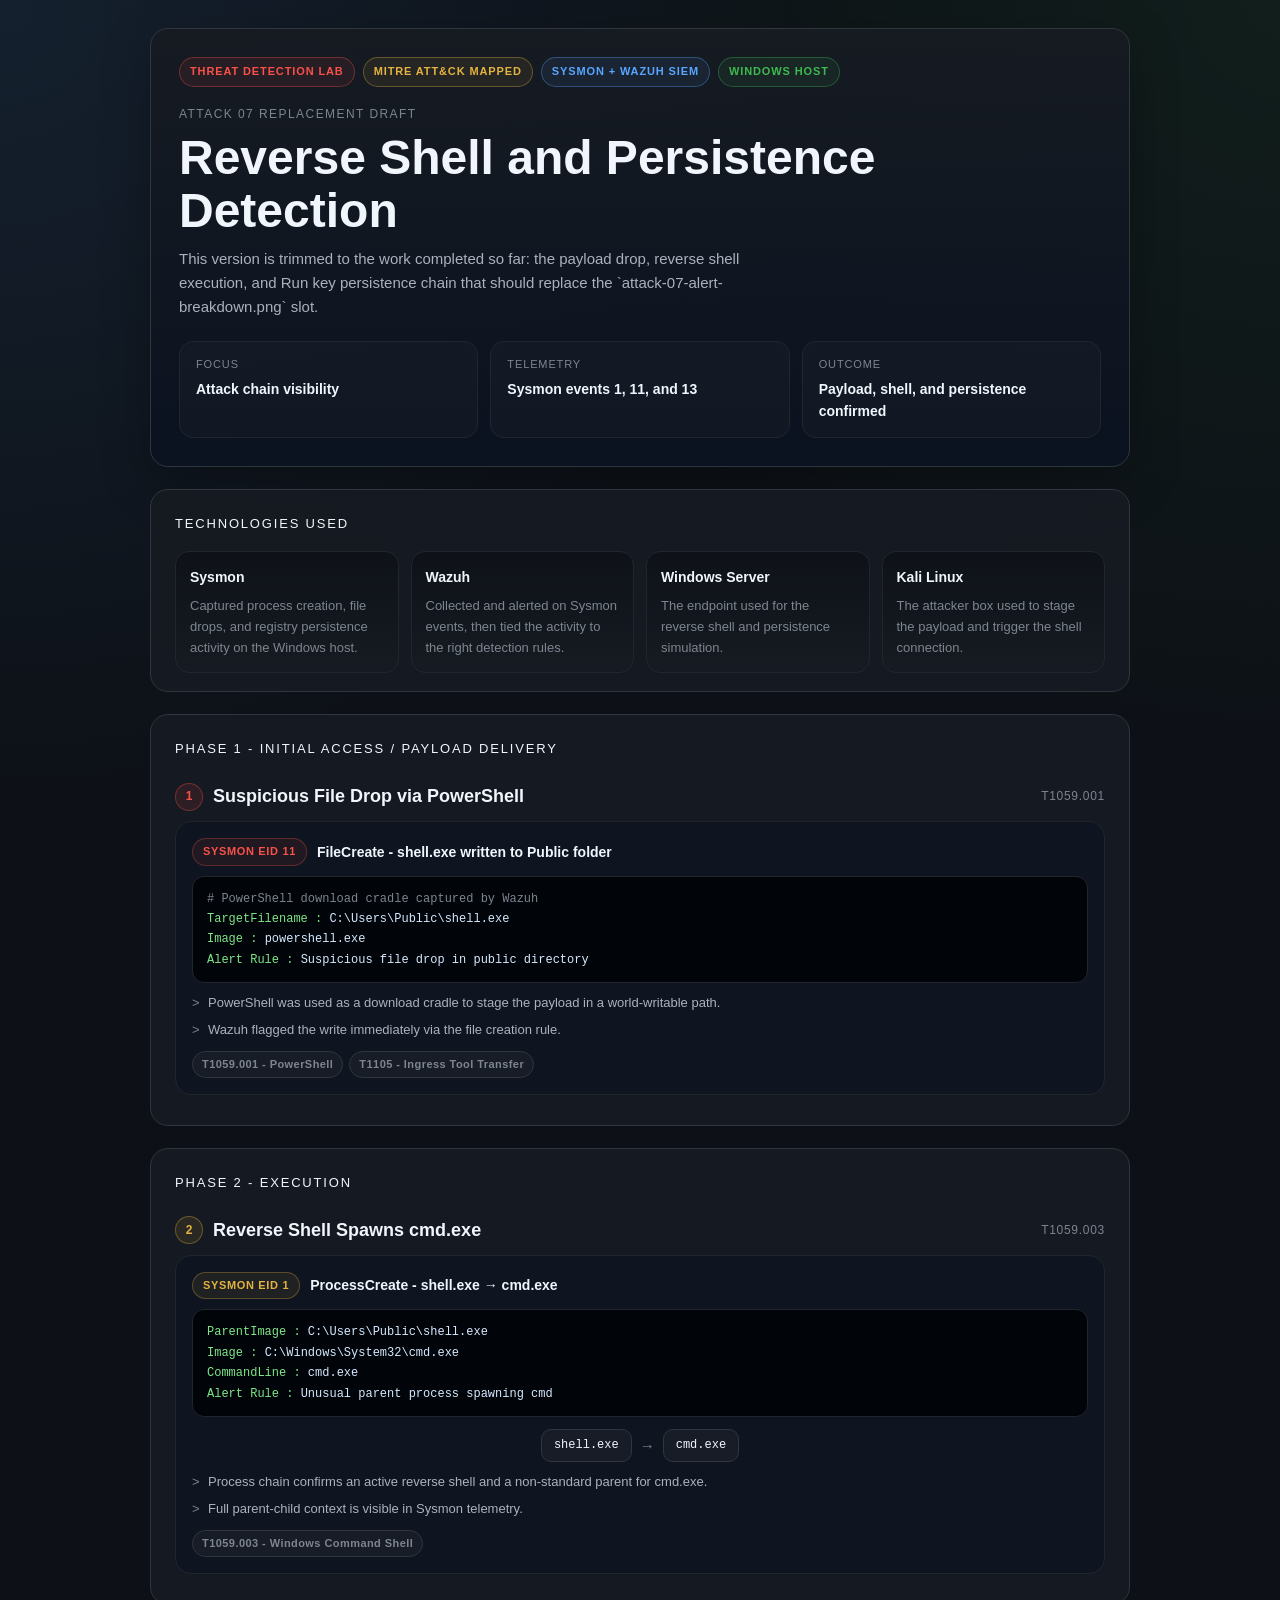
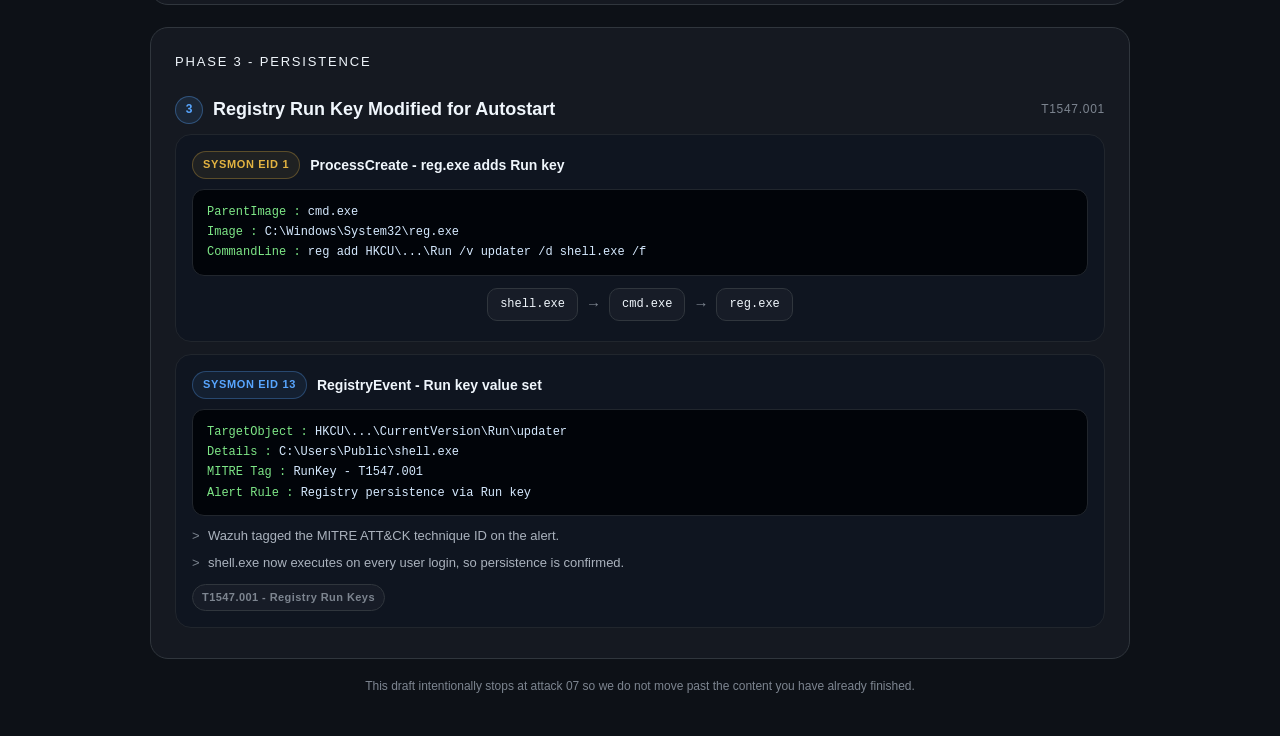
<file: projects/security-lab/assets/images/sysmon_wazuh_lab_report.html>
<!doctype html>
<html lang="en">
  <head>
    <meta charset="UTF-8" />
    <meta name="viewport" content="width=device-width, initial-scale=1.0" />
    <title>Sysmon + Wazuh Lab Report</title>
    <style>
      :root {
        --bg: #0d1117;
        --panel: #161b22;
        --panel-2: #0b1220;
        --border: #30363d;
        --border-soft: #21262d;
        --text: #c9d1d9;
        --text-strong: #f0f6fc;
        --muted: #7d8590;
        --red: #f85149;
        --amber: #e3b341;
        --blue: #58a6ff;
        --green: #3fb950;
      }

      * {
        box-sizing: border-box;
        margin: 0;
        padding: 0;
      }

      body {
        background:
          radial-gradient(circle at top left, rgba(88, 166, 255, 0.1), transparent 30%),
          radial-gradient(circle at top right, rgba(63, 185, 80, 0.08), transparent 28%),
          var(--bg);
        color: var(--text);
        font-family: "Segoe UI", Arial, sans-serif;
        line-height: 1.6;
        padding: 28px 18px 40px;
      }

      .page {
        max-width: 980px;
        margin: 0 auto;
      }

      .hero {
        background: linear-gradient(180deg, rgba(22, 27, 34, 0.98), rgba(11, 18, 32, 0.96));
        border: 1px solid var(--border);
        border-radius: 18px;
        padding: 28px;
        box-shadow: 0 16px 50px rgba(0, 0, 0, 0.28);
      }

      .badge-row {
        display: flex;
        flex-wrap: wrap;
        gap: 8px;
        margin-bottom: 18px;
      }

      .badge {
        display: inline-flex;
        align-items: center;
        border-radius: 999px;
        border: 1px solid var(--border);
        background: rgba(255, 255, 255, 0.02);
        color: var(--muted);
        font-size: 11px;
        font-weight: 700;
        letter-spacing: 0.08em;
        text-transform: uppercase;
        padding: 5px 10px;
      }

      .badge-red {
        color: var(--red);
        border-color: rgba(248, 81, 73, 0.35);
        background: rgba(248, 81, 73, 0.08);
      }

      .badge-amber {
        color: var(--amber);
        border-color: rgba(227, 179, 65, 0.35);
        background: rgba(227, 179, 65, 0.08);
      }

      .badge-blue {
        color: var(--blue);
        border-color: rgba(88, 166, 255, 0.35);
        background: rgba(88, 166, 255, 0.08);
      }

      .badge-green {
        color: var(--green);
        border-color: rgba(63, 185, 80, 0.35);
        background: rgba(63, 185, 80, 0.08);
      }

      .eyebrow {
        color: var(--muted);
        font-size: 12px;
        letter-spacing: 0.12em;
        text-transform: uppercase;
        margin-bottom: 8px;
      }

      h1 {
        color: var(--text-strong);
        font-size: clamp(2rem, 4vw, 3rem);
        line-height: 1.1;
        margin-bottom: 10px;
      }

      .subtitle {
        max-width: 72ch;
        color: #aab2bd;
        font-size: 15px;
      }

      .summary-grid {
        display: grid;
        grid-template-columns: repeat(3, minmax(0, 1fr));
        gap: 12px;
        margin-top: 22px;
      }

      .summary-card {
        background: rgba(255, 255, 255, 0.02);
        border: 1px solid var(--border-soft);
        border-radius: 14px;
        padding: 14px 16px;
      }

      .summary-label {
        color: var(--muted);
        font-size: 11px;
        letter-spacing: 0.08em;
        text-transform: uppercase;
        margin-bottom: 4px;
      }

      .summary-value {
        color: var(--text-strong);
        font-size: 14px;
        font-weight: 600;
      }

      .section {
        margin-top: 22px;
        background: rgba(22, 27, 34, 0.92);
        border: 1px solid var(--border);
        border-radius: 18px;
        padding: 24px 24px 18px;
      }

      .section-title {
        color: var(--text-strong);
        font-size: 13px;
        letter-spacing: 0.14em;
        text-transform: uppercase;
        margin-bottom: 16px;
      }

      .tech-grid {
        display: flex;
        flex-wrap: wrap;
        gap: 12px;
      }

      .tech-card {
        flex: 1 1 220px;
        max-width: 235px;
        border: 1px solid var(--border-soft);
        border-radius: 14px;
        background: linear-gradient(180deg, rgba(13, 17, 23, 0.9), rgba(22, 27, 34, 0.98));
        padding: 14px;
      }

      .tech-card strong {
        display: block;
        color: var(--text-strong);
        font-size: 14px;
        margin-bottom: 8px;
      }

      .tech-card p {
        color: var(--muted);
        font-size: 13px;
      }

      .phase {
        margin-top: 22px;
      }

      .phase-header {
        display: flex;
        align-items: center;
        gap: 10px;
        margin-bottom: 10px;
      }

      .phase-num {
        width: 28px;
        height: 28px;
        border-radius: 999px;
        display: inline-flex;
        align-items: center;
        justify-content: center;
        flex-shrink: 0;
        font-size: 12px;
        font-weight: 800;
      }

      .num-red {
        color: var(--red);
        background: rgba(248, 81, 73, 0.1);
        border: 1px solid rgba(248, 81, 73, 0.35);
      }

      .num-amber {
        color: var(--amber);
        background: rgba(227, 179, 65, 0.1);
        border: 1px solid rgba(227, 179, 65, 0.35);
      }

      .num-blue {
        color: var(--blue);
        background: rgba(88, 166, 255, 0.1);
        border: 1px solid rgba(88, 166, 255, 0.35);
      }

      .phase-title {
        color: var(--text-strong);
        font-size: 18px;
        font-weight: 700;
      }

      .phase-mitre {
        margin-left: auto;
        color: var(--muted);
        font-size: 12px;
        letter-spacing: 0.06em;
      }

      .event-card {
        border: 1px solid var(--border-soft);
        border-radius: 16px;
        background: rgba(11, 18, 32, 0.56);
        padding: 16px;
        margin-bottom: 12px;
      }

      .event-top {
        display: flex;
        align-items: center;
        gap: 10px;
        margin-bottom: 10px;
      }

      .event-id {
        border-radius: 999px;
        border: 1px solid var(--border);
        padding: 4px 10px;
        font-size: 11px;
        font-weight: 800;
        letter-spacing: 0.06em;
        text-transform: uppercase;
        white-space: nowrap;
      }

      .eid-red {
        color: var(--red);
        background: rgba(248, 81, 73, 0.08);
        border-color: rgba(248, 81, 73, 0.3);
      }

      .eid-amber {
        color: var(--amber);
        background: rgba(227, 179, 65, 0.08);
        border-color: rgba(227, 179, 65, 0.3);
      }

      .eid-blue {
        color: var(--blue);
        background: rgba(88, 166, 255, 0.08);
        border-color: rgba(88, 166, 255, 0.3);
      }

      .event-name {
        color: var(--text-strong);
        font-size: 14px;
        font-weight: 600;
      }

      .code-block {
        background: #010409;
        border: 1px solid var(--border-soft);
        border-radius: 12px;
        padding: 12px 14px;
        color: #a5d6ff;
        font-family: Consolas, "Courier New", monospace;
        font-size: 12px;
        line-height: 1.7;
        overflow: hidden;
      }

      .code-key {
        color: #7ee787;
      }

      .code-val {
        color: #d6eaff;
      }

      .code-comment {
        color: var(--muted);
      }

      .bullets {
        list-style: none;
        margin-top: 10px;
      }

      .bullets li {
        position: relative;
        padding-left: 16px;
        margin-top: 6px;
        color: #aab2bd;
        font-size: 13px;
      }

      .bullets li::before {
        content: ">";
        position: absolute;
        left: 0;
        color: var(--muted);
      }

      .chain-row {
        display: flex;
        align-items: center;
        justify-content: center;
        gap: 8px;
        margin: 12px 0 4px;
        flex-wrap: wrap;
      }

      .chain-box {
        display: inline-flex;
        align-items: center;
        justify-content: center;
        border: 1px solid var(--border);
        border-radius: 10px;
        background: rgba(255, 255, 255, 0.03);
        padding: 6px 12px;
        color: var(--text-strong);
        font-family: Consolas, "Courier New", monospace;
        font-size: 12px;
      }

      .chain-arrow {
        color: var(--muted);
        font-size: 15px;
      }

      .tag-row {
        display: flex;
        flex-wrap: wrap;
        gap: 6px;
        margin-top: 10px;
      }

      .mitre-tag {
        display: inline-flex;
        align-items: center;
        border-radius: 999px;
        border: 1px solid var(--border);
        background: rgba(255, 255, 255, 0.03);
        color: var(--muted);
        font-size: 11px;
        font-weight: 700;
        letter-spacing: 0.04em;
        padding: 4px 9px;
      }

      .footer-note {
        margin-top: 18px;
        color: var(--muted);
        font-size: 12px;
        text-align: center;
      }

      @media (max-width: 900px) {
        .summary-grid {
          grid-template-columns: repeat(2, minmax(0, 1fr));
        }

        .phase-header,
        .event-top {
          align-items: flex-start;
        }

        .phase-mitre {
          margin-left: 0;
        }
      }

      @media (max-width: 640px) {
        body {
          padding: 14px 12px 28px;
        }

        .hero,
        .section {
          padding: 18px;
          border-radius: 14px;
        }

        .summary-grid {
          grid-template-columns: 1fr;
        }

        .tech-card {
          max-width: 100%;
        }

        .phase-header,
        .event-top {
          flex-direction: column;
          gap: 8px;
        }
      }
    </style>
  </head>
  <body>
    <main class="page">
      <section class="hero">
        <div class="badge-row">
          <span class="badge badge-red">Threat Detection Lab</span>
          <span class="badge badge-amber">MITRE ATT&amp;CK Mapped</span>
          <span class="badge badge-blue">Sysmon + Wazuh SIEM</span>
          <span class="badge badge-green">Windows Host</span>
        </div>

        <p class="eyebrow">Attack 07 replacement draft</p>
        <h1>Reverse Shell and Persistence Detection</h1>
        <p class="subtitle">
          This version is trimmed to the work completed so far: the payload drop, reverse shell execution,
          and Run key persistence chain that should replace the `attack-07-alert-breakdown.png` slot.
        </p>

        <div class="summary-grid">
          <div class="summary-card">
            <div class="summary-label">Focus</div>
            <div class="summary-value">Attack chain visibility</div>
          </div>
          <div class="summary-card">
            <div class="summary-label">Telemetry</div>
            <div class="summary-value">Sysmon events 1, 11, and 13</div>
          </div>
          <div class="summary-card">
            <div class="summary-label">Outcome</div>
            <div class="summary-value">Payload, shell, and persistence confirmed</div>
          </div>
        </div>
      </section>

      <section class="section">
        <div class="section-title">Technologies Used</div>
        <div class="tech-grid">
          <div class="tech-card">
            <strong>Sysmon</strong>
            <p>Captured process creation, file drops, and registry persistence activity on the Windows host.</p>
          </div>
          <div class="tech-card">
            <strong>Wazuh</strong>
            <p>Collected and alerted on Sysmon events, then tied the activity to the right detection rules.</p>
          </div>
          <div class="tech-card">
            <strong>Windows Server</strong>
            <p>The endpoint used for the reverse shell and persistence simulation.</p>
          </div>
          <div class="tech-card">
            <strong>Kali Linux</strong>
            <p>The attacker box used to stage the payload and trigger the shell connection.</p>
          </div>
        </div>
      </section>

      <section class="section">
        <div class="section-title">Phase 1 - Initial Access / Payload Delivery</div>

        <div class="phase">
          <div class="phase-header">
            <div class="phase-num num-red">1</div>
            <div class="phase-title">Suspicious File Drop via PowerShell</div>
            <div class="phase-mitre">T1059.001</div>
          </div>

          <article class="event-card">
            <div class="event-top">
              <span class="event-id eid-red">Sysmon EID 11</span>
              <span class="event-name">FileCreate - shell.exe written to Public folder</span>
            </div>

            <div class="code-block">
              <span class="code-comment"># PowerShell download cradle captured by Wazuh</span><br />
              <span class="code-key">TargetFilename :</span> <span class="code-val">C:\Users\Public\shell.exe</span><br />
              <span class="code-key">Image          :</span> <span class="code-val">powershell.exe</span><br />
              <span class="code-key">Alert Rule     :</span>
              <span class="code-val">Suspicious file drop in public directory</span>
            </div>

            <ul class="bullets">
              <li>PowerShell was used as a download cradle to stage the payload in a world-writable path.</li>
              <li>Wazuh flagged the write immediately via the file creation rule.</li>
            </ul>

            <div class="tag-row">
              <span class="mitre-tag">T1059.001 - PowerShell</span>
              <span class="mitre-tag">T1105 - Ingress Tool Transfer</span>
            </div>
          </article>
        </div>
      </section>

      <section class="section">
        <div class="section-title">Phase 2 - Execution</div>

        <div class="phase">
          <div class="phase-header">
            <div class="phase-num num-amber">2</div>
            <div class="phase-title">Reverse Shell Spawns cmd.exe</div>
            <div class="phase-mitre">T1059.003</div>
          </div>

          <article class="event-card">
            <div class="event-top">
              <span class="event-id eid-amber">Sysmon EID 1</span>
              <span class="event-name">ProcessCreate - shell.exe &rarr; cmd.exe</span>
            </div>

            <div class="code-block">
              <span class="code-key">ParentImage    :</span> <span class="code-val">C:\Users\Public\shell.exe</span><br />
              <span class="code-key">Image          :</span> <span class="code-val">C:\Windows\System32\cmd.exe</span><br />
              <span class="code-key">CommandLine    :</span> <span class="code-val">cmd.exe</span><br />
              <span class="code-key">Alert Rule     :</span> <span class="code-val">Unusual parent process spawning cmd</span>
            </div>

            <div class="chain-row">
              <span class="chain-box">shell.exe</span>
              <span class="chain-arrow">&rarr;</span>
              <span class="chain-box">cmd.exe</span>
            </div>

            <ul class="bullets">
              <li>Process chain confirms an active reverse shell and a non-standard parent for cmd.exe.</li>
              <li>Full parent-child context is visible in Sysmon telemetry.</li>
            </ul>

            <div class="tag-row">
              <span class="mitre-tag">T1059.003 - Windows Command Shell</span>
            </div>
          </article>
        </div>
      </section>

      <section class="section">
        <div class="section-title">Phase 3 - Persistence</div>

        <div class="phase">
          <div class="phase-header">
            <div class="phase-num num-blue">3</div>
            <div class="phase-title">Registry Run Key Modified for Autostart</div>
            <div class="phase-mitre">T1547.001</div>
          </div>

          <article class="event-card">
            <div class="event-top">
              <span class="event-id eid-amber">Sysmon EID 1</span>
              <span class="event-name">ProcessCreate - reg.exe adds Run key</span>
            </div>

            <div class="code-block">
              <span class="code-key">ParentImage    :</span> <span class="code-val">cmd.exe</span><br />
              <span class="code-key">Image          :</span> <span class="code-val">C:\Windows\System32\reg.exe</span><br />
              <span class="code-key">CommandLine    :</span>
              <span class="code-val">reg add HKCU\...\Run /v updater /d shell.exe /f</span>
            </div>

            <div class="chain-row">
              <span class="chain-box">shell.exe</span>
              <span class="chain-arrow">&rarr;</span>
              <span class="chain-box">cmd.exe</span>
              <span class="chain-arrow">&rarr;</span>
              <span class="chain-box">reg.exe</span>
            </div>
          </article>

          <article class="event-card">
            <div class="event-top">
              <span class="event-id eid-blue">Sysmon EID 13</span>
              <span class="event-name">RegistryEvent - Run key value set</span>
            </div>

            <div class="code-block">
              <span class="code-key">TargetObject   :</span>
              <span class="code-val">HKCU\...\CurrentVersion\Run\updater</span><br />
              <span class="code-key">Details        :</span> <span class="code-val">C:\Users\Public\shell.exe</span><br />
              <span class="code-key">MITRE Tag      :</span> <span class="code-val">RunKey - T1547.001</span><br />
              <span class="code-key">Alert Rule     :</span> <span class="code-val">Registry persistence via Run key</span>
            </div>

            <ul class="bullets">
              <li>Wazuh tagged the MITRE ATT&amp;CK technique ID on the alert.</li>
              <li>shell.exe now executes on every user login, so persistence is confirmed.</li>
            </ul>

            <div class="tag-row">
              <span class="mitre-tag">T1547.001 - Registry Run Keys</span>
            </div>
          </article>
        </div>
      </section>

      <p class="footer-note">
        This draft intentionally stops at attack 07 so we do not move past the content you have already finished.
      </p>
    </main>
  </body>
</html>
</file>
<file: styles.css>
/* ============================================================
   Signal Field — portfolio design system
   Cool light field, teal signal accent, Fraunces + Source Sans 3
   ============================================================ */

:root {
  --bg: #e8edf2;
  --bg-wash: #dfe7ef;
  --bg-surface: #f4f7fa;
  --bg-elevated: #ffffff;
  --bg-code: #0e1419;
  --border: #c5d0db;
  --border-soft: #d5dee8;
  --text: #0e1419;
  --text-muted: #4a5560;
  --text-subtle: #6b7785;
  --accent: #0f6e6e;
  --accent-hover: #0b5757;
  --accent-soft: rgba(15, 110, 110, 0.1);
  --callout-info: #2a6f9e;
  --callout-warn: #9a6b1f;
  --callout-note: #6b7785;
  --callout-danger: #a03a35;
  --callout-success: #2f7a52;
  --callout-info-bg: rgba(42, 111, 158, 0.08);
  --callout-warn-bg: rgba(154, 107, 31, 0.08);
  --callout-note-bg: rgba(107, 119, 133, 0.08);
  --callout-danger-bg: rgba(160, 58, 53, 0.08);
  --callout-success-bg: rgba(47, 122, 82, 0.08);
  --link: #0f6e6e;
  --link-hover: #0b5757;
  --tag-bg: #eef3f7;
  --tag-text: #4a5560;
  --tag-border: #c5d0db;
  --sidebar-w: 220px;
  --content-w: 760px;
  --gap: 3rem;
  --font-display: "Fraunces", Georgia, "Times New Roman", serif;
  --font-body: "Source Sans 3", "Segoe UI", sans-serif;
  --font-ui: "Source Sans 3", "Segoe UI", sans-serif;
  --font-mono: "IBM Plex Mono", "Cascadia Code", ui-monospace, monospace;
  --size-base: 17px;
  --lh-body: 1.7;
  --motion: 0.45s;
  --motion-fast: 0.18s;
  --nav-h: 3.5rem;
  --grid-line: rgba(15, 110, 110, 0.07);
}

*,
*::before,
*::after {
  box-sizing: border-box;
  margin: 0;
  padding: 0;
}

html {
  font-size: var(--size-base);
  scroll-behavior: smooth;
}

body {
  background:
    linear-gradient(180deg, var(--bg-wash) 0%, var(--bg) 28%, var(--bg) 100%);
  background-attachment: fixed;
  color: var(--text);
  font-family: var(--font-body);
  line-height: var(--lh-body);
  -webkit-font-smoothing: antialiased;
  min-height: 100vh;
  overflow-x: clip;
}

a {
  color: inherit;
}

:focus-visible {
  outline: 2px solid var(--accent);
  outline-offset: 3px;
}

/* -- Fonts head snippet (pages load Google Fonts) --------------- */

.font-display {
  font-family: var(--font-display);
}

/* -- Navbar ---------------------------------------------------- */

.navbar {
  display: flex;
  align-items: center;
  justify-content: space-between;
  gap: 1rem;
  flex-wrap: wrap;
  padding: 0.85rem 2rem;
  border-bottom: 1px solid var(--border-soft);
  font-family: var(--font-ui);
  font-size: 0.9rem;
  position: sticky;
  top: 0;
  background: rgba(232, 237, 242, 0.9);
  backdrop-filter: blur(10px);
  z-index: 100;
}

.navbar-end {
  display: flex;
  align-items: center;
  gap: 0.5rem 1rem;
  flex-wrap: wrap;
}

.navbar-logo {
  display: inline-flex;
  align-items: center;
  gap: 0.65rem;
  font-family: var(--font-display);
  font-weight: 600;
  font-size: 1.05rem;
  color: var(--text);
  text-decoration: none;
  letter-spacing: -0.02em;
}

.navbar-logo img {
  display: block;
  height: 28px;
  width: auto;
}

.navbar-wordmark {
  display: none;
}

@media (min-width: 520px) {
  .navbar-wordmark {
    display: inline;
  }
}

.navbar-links {
  display: flex;
  gap: 0.15rem 1.35rem;
  list-style: none;
  flex-wrap: wrap;
  align-items: center;
}

.navbar-links a {
  color: var(--text-muted);
  text-decoration: none;
  transition: color var(--motion-fast);
  font-weight: 500;
  border: none;
  background: none;
  border-radius: 0;
  padding: 0.2rem 0;
  position: relative;
}

.navbar-links a:hover {
  color: var(--text);
}

.navbar-links a.is-active,
.navbar-links a[aria-current="page"] {
  color: var(--accent);
}

.navbar-links a.is-active::after,
.navbar-links a[aria-current="page"]::after {
  content: "";
  position: absolute;
  left: 0;
  right: 0;
  bottom: -0.35rem;
  height: 2px;
  background: var(--accent);
}

.navbar-lab-links {
  display: flex;
  gap: 0.75rem;
  list-style: none;
  margin-left: 0.5rem;
  padding-left: 1rem;
  border-left: 1px solid var(--border);
}

.navbar-lab-links a {
  font-family: var(--font-mono);
  font-size: 0.75rem;
  color: var(--text-subtle);
  text-decoration: none;
}

.navbar-lab-links a:hover {
  color: var(--accent);
}

/* -- Page shell ------------------------------------------------ */

.page-wrapper {
  display: flex;
  justify-content: center;
  gap: var(--gap);
  padding: 2.75rem 1.5rem 1rem;
  max-width: 1140px;
  margin: 0 auto;
}

/* -- Sidebar TOC ----------------------------------------------- */

.sidebar {
  width: var(--sidebar-w);
  flex-shrink: 0;
}

.sidebar-sticky {
  position: sticky;
  top: calc(var(--nav-h) + 1rem);
}

.sidebar-label {
  font-family: var(--font-mono);
  font-size: 0.68rem;
  font-weight: 500;
  letter-spacing: 0.08em;
  text-transform: uppercase;
  color: var(--text-subtle);
  margin-bottom: 0.75rem;
}

.toc {
  list-style: none;
  border-left: 1px solid var(--border);
  padding-left: 1rem;
}

.toc li {
  margin-bottom: 0.35rem;
}

.toc a {
  font-family: var(--font-ui);
  font-size: 0.84rem;
  color: var(--text-muted);
  text-decoration: none;
  display: block;
  padding: 0.15rem 0;
  transition: color var(--motion-fast);
}

.toc a:hover,
.toc a.active {
  color: var(--text);
}

.toc a.active {
  color: var(--accent);
  border-left: 2px solid var(--accent);
  margin-left: -1rem;
  padding-left: calc(1rem - 2px);
  transition: border-color var(--motion-fast), color var(--motion-fast);
}

/* Mobile TOC drawer */

.toc-mobile {
  display: none;
  margin-bottom: 1.5rem;
  font-family: var(--font-ui);
}

.toc-mobile summary {
  cursor: pointer;
  font-size: 0.85rem;
  font-weight: 600;
  color: var(--accent);
  list-style: none;
  padding: 0.65rem 0.85rem;
  border: 1px solid var(--border);
  background: var(--bg-surface);
}

.toc-mobile summary::-webkit-details-marker {
  display: none;
}

.toc-mobile .toc {
  margin-top: 0.5rem;
  padding: 0.5rem 0.85rem 0.75rem;
  border: 1px solid var(--border-soft);
  border-top: none;
  background: var(--bg-elevated);
}

/* -- Main content ---------------------------------------------- */

.content {
  width: var(--content-w);
  max-width: 100%;
  min-width: 0;
}

.page-head {
  margin-bottom: 1.5rem;
}

.headline {
  display: flex;
  justify-content: space-between;
  gap: 1.5rem;
  align-items: start;
  margin-top: 0.75rem;
  padding: 0.5rem 0 0;
}

.headline-copy {
  min-width: 0;
}

.headline-text {
  color: var(--text-muted);
  font-family: var(--font-ui);
  max-width: 52ch;
  margin-top: 0.75rem;
}

.headline-links {
  display: flex;
  gap: 0.5rem;
  flex-wrap: wrap;
  justify-content: flex-end;
}

.content section {
  padding-bottom: 1rem;
  margin-bottom: 1.5rem;
  border-bottom: 1px solid var(--border-soft);
}

.content section:last-of-type {
  border-bottom: none;
}

/* -- Buttons --------------------------------------------------- */

.btn-primary,
.btn-ghost {
  display: inline-flex;
  align-items: center;
  justify-content: center;
  font-family: var(--font-ui);
  font-size: 0.9rem;
  font-weight: 600;
  text-decoration: none;
  padding: 0.55rem 1.1rem;
  transition:
    background var(--motion-fast),
    color var(--motion-fast),
    border-color var(--motion-fast),
    transform var(--motion-fast);
}

.btn-primary {
  background: var(--accent);
  color: #f5faf9;
  border: 1px solid var(--accent);
}

.btn-primary:hover {
  background: var(--accent-hover);
  border-color: var(--accent-hover);
  color: #fff;
}

.btn-ghost {
  background: transparent;
  color: var(--text);
  border: 1px solid var(--border);
}

.btn-ghost:hover {
  border-color: var(--accent);
  color: var(--accent);
}

.hero-actions {
  display: flex;
  gap: 0.65rem;
  flex-wrap: wrap;
  align-items: center;
  margin: 1.25rem 0 0.5rem;
}

.hero-actions .text-link {
  font-family: var(--font-ui);
  font-size: 0.9rem;
  font-weight: 500;
  color: var(--text-muted);
  text-decoration: none;
  border-bottom: 1px solid transparent;
  padding: 0.35rem 0.15rem;
  transition: color var(--motion-fast), border-color var(--motion-fast);
}

.hero-actions .text-link:hover {
  color: var(--accent);
  border-bottom-color: var(--accent);
}

/* -- Header / typography --------------------------------------- */

.post-title {
  font-family: var(--font-display);
  font-size: 2.35rem;
  font-weight: 600;
  line-height: 1.15;
  letter-spacing: -0.03em;
  color: var(--text);
  margin-bottom: 0.65rem;
}

.post-author {
  font-family: var(--font-ui);
  font-size: 0.92rem;
  font-weight: 500;
  color: var(--text-muted);
  margin-top: -0.15rem;
  margin-bottom: 0.5rem;
}

.post-meta {
  display: flex;
  align-items: center;
  gap: 1rem;
  flex-wrap: wrap;
  font-family: var(--font-mono);
  font-size: 0.78rem;
  color: var(--text-subtle);
  margin-bottom: 1.5rem;
}

.post-meta-sep {
  color: var(--border);
}

.post-tag {
  display: inline-block;
  font-family: var(--font-mono);
  font-size: 0.72rem;
  font-weight: 500;
  color: var(--tag-text);
  background: var(--tag-bg);
  border: 1px solid var(--tag-border);
  border-radius: 2px;
  padding: 0.2rem 0.55rem;
  text-decoration: none;
  letter-spacing: 0.02em;
  transition: border-color var(--motion-fast), color var(--motion-fast);
}

.post-tag:hover {
  border-color: var(--accent);
  color: var(--accent);
}

.post-divider {
  border: none;
  border-top: 1px solid var(--border);
  margin: 1.5rem 0 2rem;
}

.content h1,
.content h2,
.content h3,
.content h4 {
  font-family: var(--font-display);
  font-weight: 600;
  line-height: 1.25;
  color: var(--text);
  margin-top: 2.25rem;
  margin-bottom: 0.75rem;
  letter-spacing: -0.02em;
}

.content h2 {
  font-size: 1.45rem;
}

.content h3 {
  font-family: var(--font-ui);
  font-size: 1.05rem;
  letter-spacing: -0.01em;
}

.content h4 {
  font-family: var(--font-ui);
  font-size: 0.98rem;
}

.content section[id] {
  scroll-margin-top: 4.5rem;
}

.content h2[id],
.content h3[id],
.content h4[id] {
  scroll-margin-top: 1.5rem;
}

.content p {
  margin-bottom: 1.1rem;
}

.content strong {
  font-weight: 600;
  color: var(--text);
}

.content em {
  font-style: italic;
}

.content ul,
.content ol {
  padding-left: 1.5rem;
  margin-bottom: 1.1rem;
}

.content li {
  margin-bottom: 0.35rem;
}

.content blockquote {
  border-left: 3px solid var(--accent);
  margin: 1.5rem 0;
  padding: 0.5rem 1.25rem;
  color: var(--text-muted);
  font-style: italic;
}

.eyebrow {
  font-family: var(--font-mono);
  font-size: 0.72rem;
  font-weight: 500;
  letter-spacing: 0.1em;
  text-transform: uppercase;
  color: var(--accent);
  margin-bottom: 0.35rem;
}

.section-label {
  font-family: var(--font-mono);
  font-size: 0.72rem;
  font-weight: 500;
  letter-spacing: 0.1em;
  text-transform: uppercase;
  color: var(--text-subtle);
  margin: 2.25rem 0 0.85rem;
  display: flex;
  align-items: center;
  gap: 0.75rem;
}

.section-label::after {
  content: "";
  flex: 1;
  height: 1px;
  background: var(--border-soft);
  max-width: 12rem;
}

.signal-bar {
  display: block;
  width: 3rem;
  height: 3px;
  background: var(--accent);
  margin: 0.85rem 0 1.25rem;
  transform-origin: left center;
  animation: signal-draw var(--motion) ease-out both;
}

.content table {
  width: 100%;
  border-collapse: collapse;
  margin: 1.25rem 0 1.5rem;
  font-family: var(--font-ui);
  font-size: 0.88rem;
  border: 1px solid var(--border);
  background: var(--bg-elevated);
}

.content thead th {
  text-align: left;
  font-weight: 600;
  color: var(--text);
  background: var(--bg-surface);
  border-bottom: 1px solid var(--border);
}

.content th,
.content td {
  padding: 0.75rem 0.9rem;
  vertical-align: top;
  border-bottom: 1px solid var(--border-soft);
}

.content tbody tr:last-child th,
.content tbody tr:last-child td {
  border-bottom: none;
}

.content tbody tr:hover {
  background: var(--accent-soft);
}

@media (max-width: 700px) {
  .content table {
    display: block;
    overflow-x: auto;
    -webkit-overflow-scrolling: touch;
  }

  .content table thead,
  .content table tbody {
    display: table;
    min-width: 100%;
  }

  .content th,
  .content td {
    white-space: normal;
  }
}

/* -- Images ---------------------------------------------------- */

.content img {
  max-width: 100%;
  border-radius: 2px;
  border: 1px solid var(--border);
  display: block;
  margin: 1.5rem 0 0.5rem;
}

.content figure {
  margin: 1.75rem 0;
}

.content figcaption {
  font-family: var(--font-mono);
  font-size: 0.75rem;
  color: var(--text-subtle);
  margin-top: 0.4rem;
}

.series-grid {
  display: grid;
  grid-template-columns: repeat(2, minmax(0, 1fr));
  gap: 1rem;
  margin-top: 1rem;
}

.series-card {
  display: block;
  text-decoration: none;
  color: var(--text);
  border: 1px solid var(--border);
  border-radius: 2px;
  background: var(--bg-elevated);
  padding: 1rem 1.1rem;
  transition: border-color var(--motion-fast), box-shadow var(--motion-fast);
}

.series-card:hover {
  border-color: var(--accent);
  box-shadow: 0 0 0 1px var(--accent-soft);
}

.series-label {
  display: block;
  font-family: var(--font-mono);
  font-size: 0.7rem;
  letter-spacing: 0.08em;
  text-transform: uppercase;
  color: var(--accent);
  margin-bottom: 0.5rem;
}

.series-card strong {
  display: block;
  font-family: var(--font-ui);
  margin-bottom: 0.35rem;
}

/* -- Code ------------------------------------------------------ */

.content :not(pre) > code {
  font-family: var(--font-mono);
  font-size: 0.83em;
  background: var(--bg-surface);
  color: #5a3d1a;
  border: 1px solid var(--border);
  border-radius: 2px;
  padding: 0.1em 0.35em;
}

.content pre {
  position: relative;
  background: var(--bg-code);
  border: 1px solid #1c2830;
  border-radius: 2px;
  margin: 1.5rem 0;
  overflow-x: auto;
  tab-size: 2;
}

.content pre[data-filename]::before {
  content: attr(data-filename);
  display: block;
  font-family: var(--font-mono);
  font-size: 0.72rem;
  color: #9aabba;
  background: #152028;
  border-bottom: 1px solid #1c2830;
  padding: 0.45rem 1rem;
  font-style: normal;
}

.content pre code {
  display: block;
  padding: 1.1rem 1.25rem;
  font-family: var(--font-mono);
  font-size: 0.8rem;
  line-height: 1.65;
  color: #d5dde5;
  background: none;
  border: none;
  border-radius: 0;
  white-space: pre;
  overflow-x: auto;
}

/* -- Callouts -------------------------------------------------- */

.callout {
  border-left: 3px solid;
  border-radius: 0 2px 2px 0;
  padding: 0.85rem 1.15rem;
  margin: 1.5rem 0;
  font-family: var(--font-ui);
  font-size: 0.92rem;
  line-height: 1.6;
}

.callout-label {
  font-weight: 700;
  font-size: 0.72rem;
  letter-spacing: 0.08em;
  text-transform: uppercase;
  margin-bottom: 0.4rem;
  display: block;
  font-family: var(--font-mono);
}

.callout p {
  margin: 0;
}

.callout--note {
  background: var(--callout-note-bg);
  border-color: var(--callout-note);
  color: var(--text-muted);
}

.callout--note .callout-label {
  color: var(--callout-note);
}

.callout--info {
  background: var(--callout-info-bg);
  border-color: var(--callout-info);
  color: #1e4a6a;
}

.callout--info .callout-label {
  color: var(--callout-info);
}

.callout--warn,
.callout--warning {
  background: var(--callout-warn-bg);
  border-color: var(--callout-warn);
  color: #6a4a14;
}

.callout--warn .callout-label,
.callout--warning .callout-label {
  color: var(--callout-warn);
}

.callout--danger,
.callout--important {
  background: var(--callout-danger-bg);
  border-color: var(--callout-danger);
  color: #6e2824;
}

.callout--danger .callout-label,
.callout--important .callout-label {
  color: var(--callout-danger);
}

.callout--success {
  background: var(--callout-success-bg);
  border-color: var(--callout-success);
  color: #1f5238;
}

.callout--success .callout-label {
  color: var(--callout-success);
}

/* -- Breadcrumb ------------------------------------------------ */

.breadcrumb {
  display: flex;
  align-items: center;
  gap: 0.4rem;
  font-family: var(--font-mono);
  font-size: 0.75rem;
  color: var(--text-subtle);
  margin-bottom: 1.5rem;
}

.breadcrumb a {
  color: var(--text-muted);
  text-decoration: none;
}

.breadcrumb a:hover {
  color: var(--accent);
}

.breadcrumb-sep {
  color: var(--border);
}

/* -- Post nav -------------------------------------------------- */

.post-nav {
  display: flex;
  justify-content: space-between;
  gap: 1rem;
  margin-top: 3rem;
  padding-top: 1.5rem;
  border-top: 1px solid var(--border);
  font-family: var(--font-ui);
  font-size: 0.88rem;
}

.post-nav a {
  color: var(--text-muted);
  text-decoration: none;
  transition: color var(--motion-fast);
}

.post-nav a:hover {
  color: var(--accent);
}

.post-nav-next {
  text-align: right;
}

/* -- Footer ---------------------------------------------------- */

.site-footer {
  font-family: var(--font-ui);
  font-size: 0.82rem;
  color: var(--text-subtle);
  text-align: center;
  padding: 2rem 1.5rem;
  border-top: 1px solid var(--border-soft);
  margin-top: 4rem;
  background: rgba(223, 231, 239, 0.45);
}

.site-footer a {
  color: var(--text-muted);
  text-decoration: none;
}

.site-footer a:hover {
  color: var(--accent);
}

.footer-links {
  display: flex;
  justify-content: center;
  gap: 1.25rem;
  list-style: none;
  margin-top: 0.75rem;
}

/* -- About / chips / projects ---------------------------------- */

.chip-row {
  display: flex;
  flex-wrap: wrap;
  gap: 0.45rem;
  margin: 0.75rem 0 1.35rem;
}

.chip {
  display: inline-block;
  font-family: var(--font-mono);
  font-size: 0.75rem;
  color: var(--tag-text);
  background: var(--tag-bg);
  border: 1px solid var(--tag-border);
  border-radius: 2px;
  padding: 0.28rem 0.6rem;
}

.project-entry {
  margin-bottom: 1.75rem;
  padding-bottom: 1.35rem;
  border-bottom: 1px solid var(--border-soft);
}

.project-entry:last-child {
  border-bottom: none;
  margin-bottom: 0;
  padding-bottom: 0;
}

.project-entry.is-featured {
  padding: 1.15rem 1.25rem;
  border: 1px solid var(--border);
  background: var(--bg-elevated);
  margin-bottom: 1.25rem;
}

.project-entry.is-featured h3 {
  margin-top: 0;
}

.project-stack {
  font-family: var(--font-mono);
  font-size: 0.78rem;
  color: var(--text-subtle);
  margin-top: -0.35rem;
  margin-bottom: 0.65rem;
}

.project-links {
  display: flex;
  gap: 1rem;
  flex-wrap: wrap;
  font-family: var(--font-ui);
  font-size: 0.9rem;
  margin-top: 0.5rem;
}

.project-links a {
  color: var(--link);
  text-decoration: none;
  border-bottom: 1px solid transparent;
}

.project-links a:hover {
  color: var(--link-hover);
  border-bottom-color: var(--link-hover);
}

.resume-preview {
  margin: 1.25rem 0 0;
  max-width: 320px;
}

.resume-preview img {
  margin: 0;
  width: 100%;
  border: 1px solid var(--border);
}

.headline-with-portrait {
  display: flex;
  justify-content: flex-start;
  align-items: center;
  gap: 1.75rem;
}

.headline-with-portrait .headline-links {
  justify-content: flex-start;
  margin-top: 1.1rem;
}

.about-portrait {
  margin: 0 !important;
  flex: 0 0 auto;
  width: 180px;
  max-width: 42%;
}

.about-portrait img {
  margin: 0 !important;
  display: block;
  width: 100%;
  height: auto;
  aspect-ratio: 1 / 1;
  object-fit: cover;
  object-position: center 18%;
  border: 1px solid var(--border);
}

/* -- Post list / featured work --------------------------------- */

.post-list {
  list-style: none;
}

.post-list-item {
  display: block;
  padding: 1.15rem 0;
  border-bottom: 1px solid var(--border-soft);
  text-decoration: none;
  color: inherit;
  transition: background var(--motion-fast);
}

.post-list-item:last-child {
  border-bottom: none;
}

.post-list-item.is-featured {
  display: block;
  background: var(--bg-elevated);
  border: 1px solid var(--border);
  padding: 1.2rem 1.3rem;
  margin-bottom: 1rem;
}

.post-list-item.is-featured:hover {
  border-color: var(--accent);
}

.post-list-meta-row {
  display: flex;
  align-items: center;
  gap: 0.6rem;
  margin-bottom: 0.4rem;
  flex-wrap: wrap;
}

.post-list-pin {
  font-family: var(--font-mono);
  font-size: 0.68rem;
  font-weight: 600;
  letter-spacing: 0.08em;
  text-transform: uppercase;
  color: var(--accent);
}

.post-list-tag {
  font-family: var(--font-mono);
  font-size: 0.7rem;
  color: var(--tag-text);
  background: var(--tag-bg);
  border: 1px solid var(--tag-border);
  border-radius: 2px;
  padding: 0.12rem 0.45rem;
}

.post-list-title {
  font-family: var(--font-ui);
  font-size: 1.12rem;
  font-weight: 650;
  color: var(--text);
  margin-bottom: 0.35rem;
  transition: color var(--motion-fast);
}

.post-list-item:hover .post-list-title {
  color: var(--accent);
}

.post-list-snippet {
  font-family: var(--font-body);
  font-size: 0.98rem;
  color: var(--text-muted);
  line-height: 1.6;
}

/* -- Home hero ------------------------------------------------- */

.home-hero {
  position: relative;
  width: 100%;
  overflow: hidden;
  background:
    linear-gradient(135deg, #1a3a3a 0%, #0e1419 55%, #163050 100%);
  color: #f2f5f7;
  border-bottom: 1px solid var(--border);
}

.home-hero::before {
  content: "";
  position: absolute;
  inset: 0;
  background-image:
    linear-gradient(var(--grid-line) 1px, transparent 1px),
    linear-gradient(90deg, var(--grid-line) 1px, transparent 1px);
  background-size: 48px 48px;
  opacity: 0.55;
  pointer-events: none;
  mix-blend-mode: soft-light;
}

.home-hero-inner {
  position: relative;
  z-index: 1;
  max-width: 1140px;
  width: 100%;
  margin: 0 auto;
  padding: 3.25rem 1.5rem 2.75rem;
}

.home-hero-copy {
  min-width: 0;
}

.home-hero .about-portrait img {
  border-color: rgba(197, 208, 219, 0.45);
}

.home-hero .eyebrow {
  color: #7ecfcf;
}

.home-hero .post-title {
  font-size: clamp(2.6rem, 6vw, 4.1rem);
  color: #f7fafb;
  margin-bottom: 0.4rem;
}

.home-hero .post-author {
  color: #c5d0db;
}

.home-hero .headline-text {
  color: #d5dee8;
  max-width: 42ch;
  font-size: 1.05rem;
}

.home-hero .btn-primary {
  background: #f4f7fa;
  color: var(--text);
  border-color: #f4f7fa;
}

.home-hero .btn-primary:hover {
  background: #fff;
  color: var(--accent);
}

.home-hero .text-link {
  color: #d5dee8;
}

.home-hero .text-link:hover {
  color: #fff;
  border-bottom-color: #7ecfcf;
}

.home-hero .signal-bar {
  background: #7ecfcf;
}

.home-main {
  max-width: 760px;
  margin: 0 auto;
  padding: 2.5rem 1.5rem 1rem;
}

.home-more {
  margin-top: 2.5rem;
  padding-top: 1.5rem;
  border-top: 1px solid var(--border-soft);
  font-family: var(--font-ui);
  color: var(--text-muted);
}

.home-more a {
  color: var(--accent);
  text-decoration: none;
  font-weight: 600;
}

.home-more a:hover {
  text-decoration: underline;
}

/* -- Motion ---------------------------------------------------- */

.reveal-on-load {
  opacity: 0;
  transform: translateY(14px);
  animation: reveal-up var(--motion) ease-out forwards;
}

.reveal-on-load.delay-1 {
  animation-delay: 0.08s;
}

.reveal-on-load.delay-2 {
  animation-delay: 0.16s;
}

.reveal-on-load.delay-3 {
  animation-delay: 0.24s;
}

@keyframes reveal-up {
  to {
    opacity: 1;
    transform: translateY(0);
  }
}

@keyframes signal-draw {
  from {
    transform: scaleX(0);
    opacity: 0.4;
  }
  to {
    transform: scaleX(1);
    opacity: 1;
  }
}

@media (prefers-reduced-motion: reduce) {
  html {
    scroll-behavior: auto;
  }

  .reveal-on-load,
  .signal-bar {
    animation: none !important;
    opacity: 1;
    transform: none;
  }

  *,
  *::before,
  *::after {
    transition-duration: 0.01ms !important;
  }
}

/* -- Responsive ------------------------------------------------ */

@media (max-width: 900px) {
  .page-wrapper {
    padding: 2rem 1.25rem 1rem;
  }

  .sidebar {
    display: none;
  }

  .toc-mobile {
    display: block;
  }

  .content {
    width: 100%;
  }

  .navbar {
    padding: 0.85rem 1rem;
  }

  .headline {
    flex-direction: column;
  }

  .headline-with-portrait {
    flex-direction: column;
    align-items: flex-start;
  }

  .about-portrait {
    width: 160px;
    max-width: 55%;
  }

  .headline-links {
    justify-content: flex-start;
  }

  .series-grid {
    grid-template-columns: 1fr;
  }

  .home-hero-inner {
    padding: 2.5rem 1.25rem 2.25rem;
  }
}

@media (max-width: 600px) {
  .page-wrapper {
    padding: 1.5rem 1rem 1rem;
  }

  .post-title {
    font-size: 1.75rem;
  }

  .navbar-links {
    gap: 0.85rem;
    font-size: 0.85rem;
  }

  .navbar-lab-links {
    display: none;
  }

  .about-portrait {
    width: 140px;
    max-width: 50%;
  }
}
</file>
<file: projects/security-lab/styles.css>
/* Lab writeup extras on top of Signal Field (../../styles.css).
   Do not redefine :root color/font tokens here. */

.content figure + figure {
  margin-top: 0.75rem;
}

.content pre code {
  font-size: 0.78rem;
}
</file>
